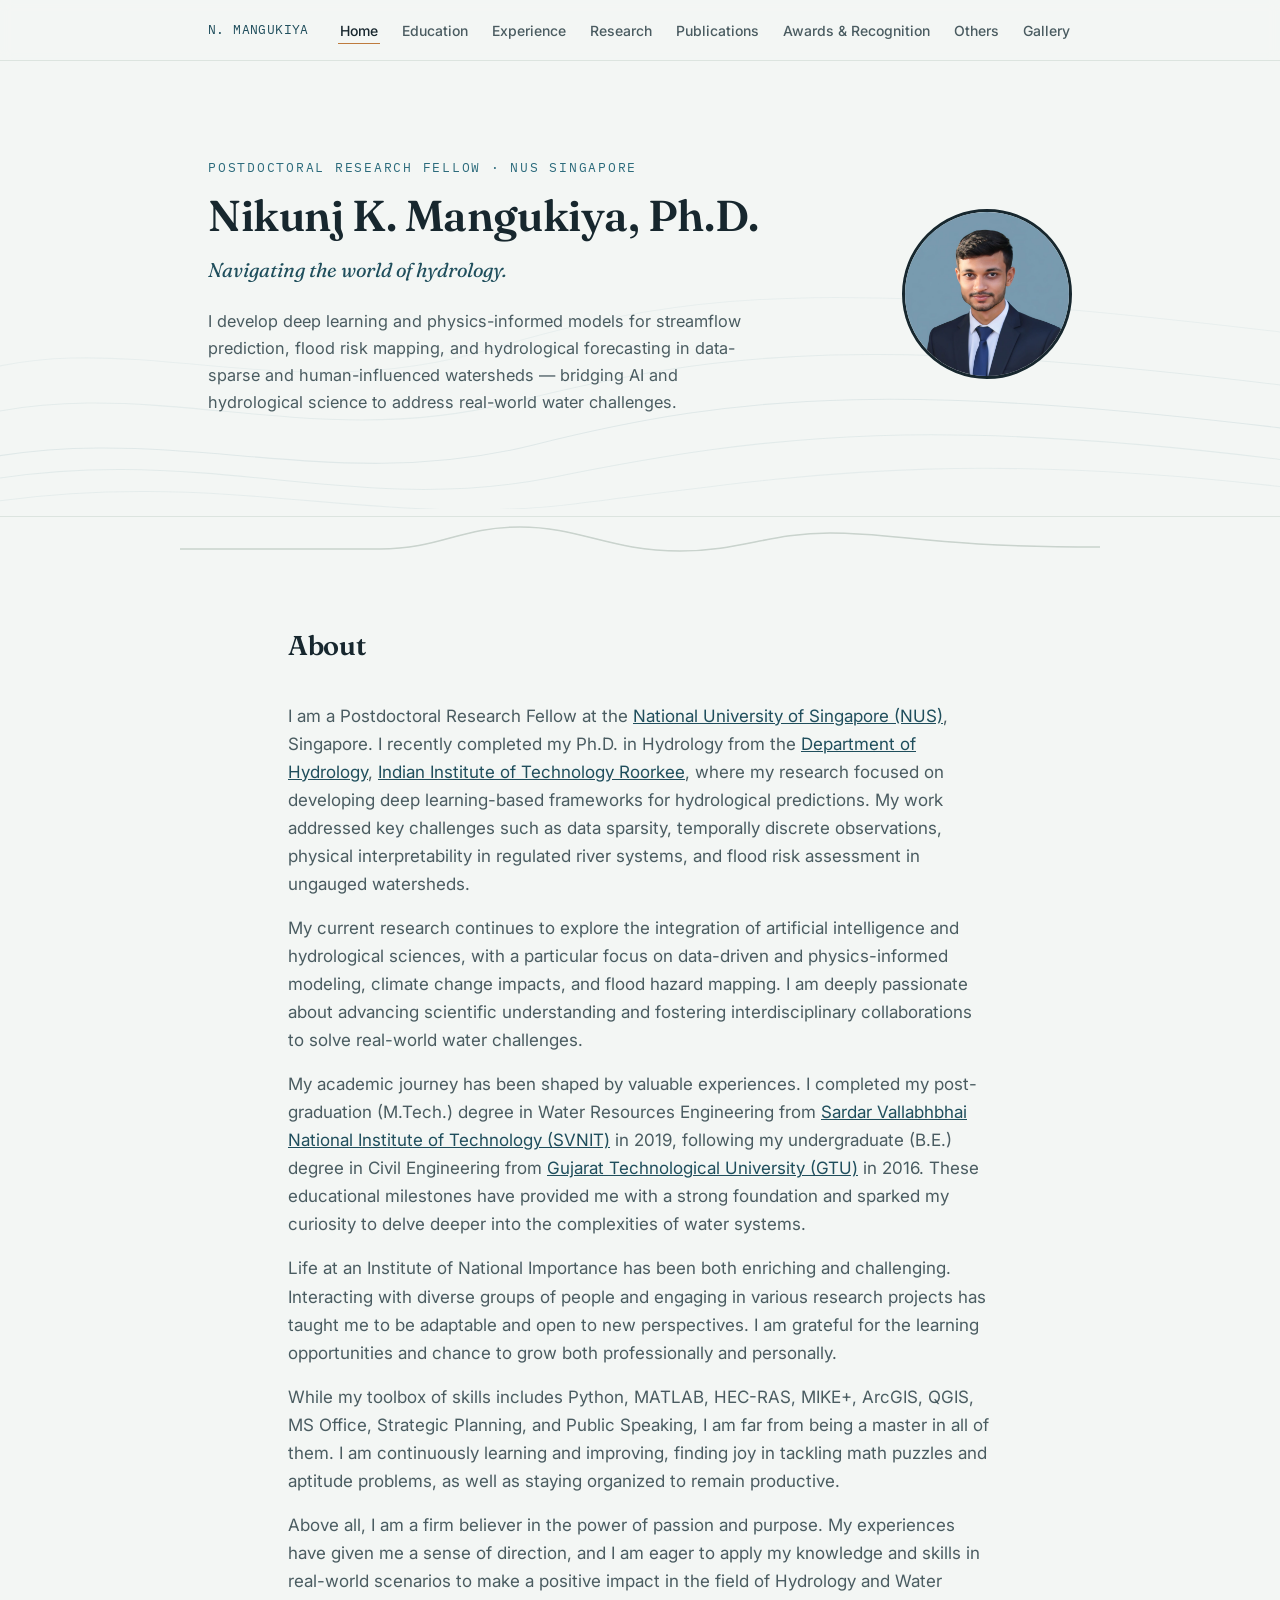
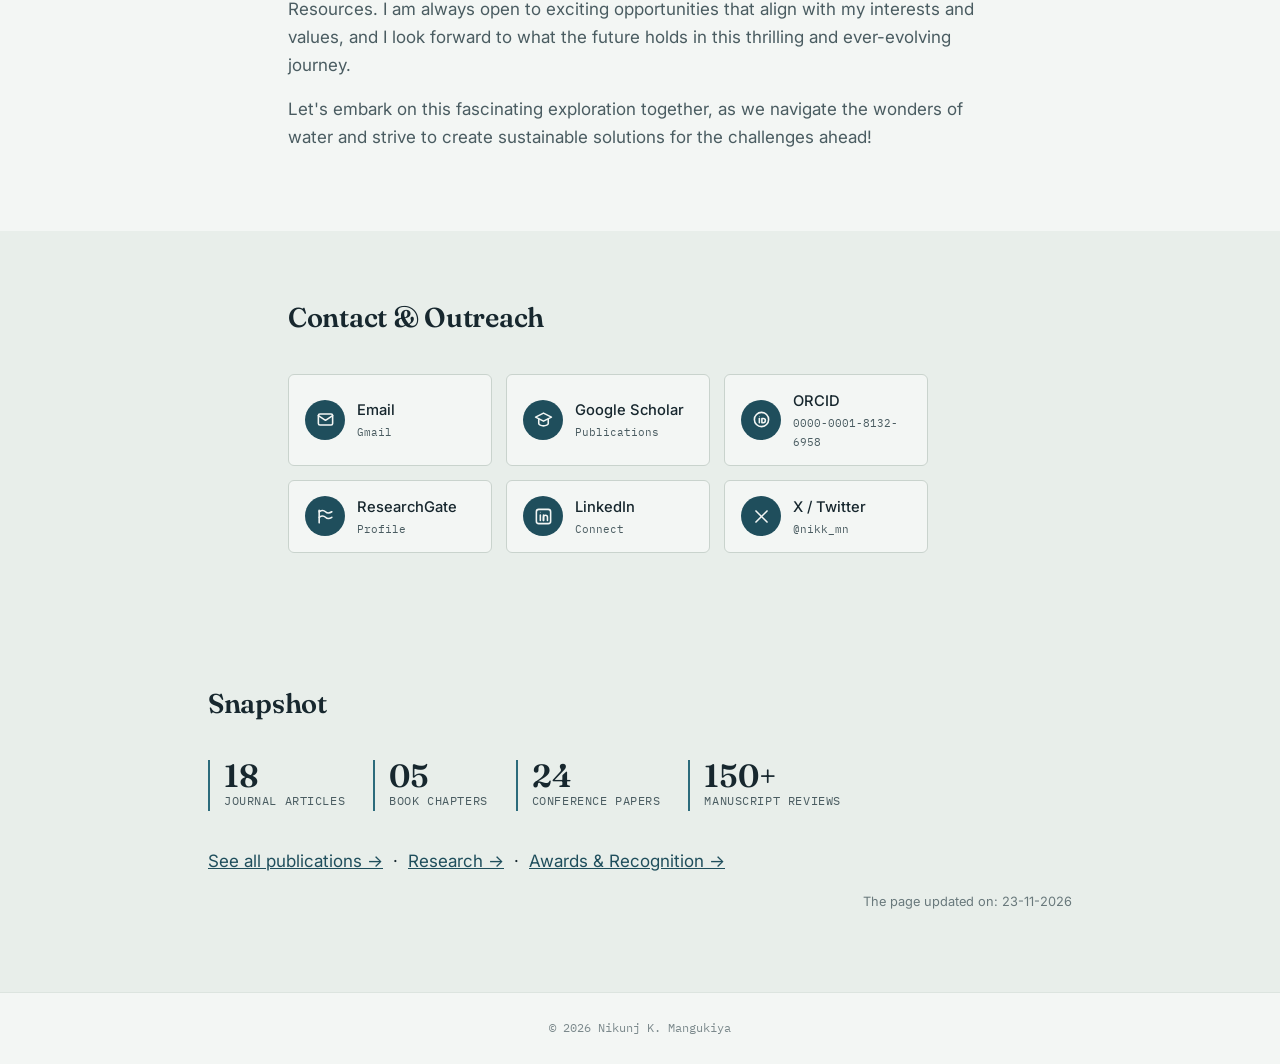
<file: index.html>
<!DOCTYPE html>
<html lang="en">
<head>
<meta charset="UTF-8">
<meta name="viewport" content="width=device-width, initial-scale=1.0">
<title>Nikunj K. Mangukiya, Ph.D. — Hydrology Research</title>
<meta name="description" content="Nikunj K. Mangukiya, Ph.D. — Postdoctoral Research Fellow at the National University of Singapore. Deep learning and physics-informed hydrological modeling, flood risk mapping, streamflow prediction.">
<link rel="preconnect" href="https://fonts.googleapis.com">
<link rel="preconnect" href="https://fonts.gstatic.com" crossorigin>
<link href="https://fonts.googleapis.com/css2?family=Fraunces:opsz,wght@9..144,400;9..144,500;9..144,600;9..144,700&family=Inter:wght@400;500;600&family=IBM+Plex+Mono:wght@400;500&display=swap" rel="stylesheet">
<link rel="stylesheet" href="styles.css">
</head>
<body>
<nav>
  <div class="wrap-wide">
    <a href="index.html" class="brand">N. MANGUKIYA</a>
    <ul>
      <li><a class="navlink active" href="index.html">Home</a></li>
<li><a class="navlink" href="education.html">Education</a></li>
<li><a class="navlink" href="experience.html">Experience</a></li>
<li><a class="navlink" href="research.html">Research</a></li>
<li><a class="navlink" href="publications.html">Publications</a></li>
<li><a class="navlink" href="awards.html">Awards &amp; Recognition</a></li>
<li><a class="navlink" href="others.html">Others</a></li>
<li><a class="navlink" href="gallery.html">Gallery</a></li>

    </ul>
  </div>
</nav>
<header class="hero" id="top">
  <svg class="contour-bg" viewBox="0 0 1200 420" preserveAspectRatio="none" xmlns="http://www.w3.org/2000/svg">
    <g fill="none" stroke="var(--water)" stroke-width="1">
      <path d="M-50,380 C 150,330 300,410 500,360 S 850,300 1250,350" opacity="0.18"/>
      <path d="M-50,400 C 180,350 320,430 520,390 S 880,330 1250,380" opacity="0.15"/>
      <path d="M-50,420 C 200,375 340,440 540,415 S 900,360 1250,405" opacity="0.12"/>
      <path d="M-50,340 C 130,285 280,370 480,320 S 820,255 1250,310" opacity="0.14"/>
      <path d="M-50,300 C 110,240 260,330 460,270 S 800,205 1250,260" opacity="0.10"/>
    </g>
  </svg>
  <div class="wrap-wide">
    <div>
      <span class="eyebrow">Postdoctoral Research Fellow &middot; NUS Singapore</span>
      <h1 class="name">Nikunj K. Mangukiya, Ph.D.</h1>
      <p class="tagline">Navigating the world of hydrology.</p>
      <p class="hero-lede">I develop deep learning and physics-informed models for streamflow prediction, flood risk mapping, and hydrological forecasting in data-sparse and human-influenced watersheds &mdash; bridging AI and hydrological science to address real-world water challenges.</p>
    </div>
    <div class="hero-photo">
      <img src="photo.jpg" alt="Portrait of Nikunj K. Mangukiya">
    </div>
  </div>
</header>
<div class="hydrograph-wrap wrap-wide">
  <svg class="hydrograph" viewBox="0 0 920 34" preserveAspectRatio="none" xmlns="http://www.w3.org/2000/svg">
    <path d="M0,26 L 200,26 C 260,26 280,4 340,4 C 400,4 430,28 500,28 C 560,28 590,10 650,10 C 720,10 750,24 920,24" fill="none" stroke="var(--line)" stroke-width="1.5"/>
  </svg>
</div>

<section id="about">
  <div class="wrap">
    <div class="section-head">
      <h2 class="section-title">About</h2>
    </div>
    <div class="lede-block">
      <p>I am a Postdoctoral Research Fellow at the <a href="https://nus.edu.sg/" target="_blank" rel="noopener">National University of Singapore (NUS)</a>, Singapore. I recently completed my Ph.D. in Hydrology from the <a href="https://iitr.ac.in/Departments/Hydrology%20Department/Home.html" target="_blank" rel="noopener">Department of Hydrology</a>, <a href="https://www.iitr.ac.in/" target="_blank" rel="noopener">Indian Institute of Technology Roorkee</a>, where my research focused on developing deep learning-based frameworks for hydrological predictions. My work addressed key challenges such as data sparsity, temporally discrete observations, physical interpretability in regulated river systems, and flood risk assessment in ungauged watersheds.</p>
      <p>My current research continues to explore the integration of artificial intelligence and hydrological sciences, with a particular focus on data-driven and physics-informed modeling, climate change impacts, and flood hazard mapping. I am deeply passionate about advancing scientific understanding and fostering interdisciplinary collaborations to solve real-world water challenges.</p>
      <p>My academic journey has been shaped by valuable experiences. I completed my post-graduation (M.Tech.) degree in Water Resources Engineering from <a href="https://www.svnit.ac.in/" target="_blank" rel="noopener">Sardar Vallabhbhai National Institute of Technology (SVNIT)</a> in 2019, following my undergraduate (B.E.) degree in Civil Engineering from <a href="https://www.gtu.ac.in/#" target="_blank" rel="noopener">Gujarat Technological University (GTU)</a> in 2016. These educational milestones have provided me with a strong foundation and sparked my curiosity to delve deeper into the complexities of water systems.</p>
      <p>Life at an Institute of National Importance has been both enriching and challenging. Interacting with diverse groups of people and engaging in various research projects has taught me to be adaptable and open to new perspectives. I am grateful for the learning opportunities and chance to grow both professionally and personally.</p>
      <p>While my toolbox of skills includes Python, MATLAB, HEC-RAS, MIKE+, ArcGIS, QGIS, MS Office, Strategic Planning, and Public Speaking, I am far from being a master in all of them. I am continuously learning and improving, finding joy in tackling math puzzles and aptitude problems, as well as staying organized to remain productive.</p>
      <p>Above all, I am a firm believer in the power of passion and purpose. My experiences have given me a sense of direction, and I am eager to apply my knowledge and skills in real-world scenarios to make a positive impact in the field of Hydrology and Water Resources. I am always open to exciting opportunities that align with my interests and values, and I look forward to what the future holds in this thrilling and ever-evolving journey.</p>
      <p>Let's embark on this fascinating exploration together, as we navigate the wonders of water and strive to create sustainable solutions for the challenges ahead!</p>
    </div>
  </div>
</section>

<section class="alt" id="contact-outreach">
  <div class="wrap">
    <div class="section-head">
      <h2 class="section-title">Contact &amp; Outreach</h2>
    </div>
    <div class="contact-grid">
      <a class="contact-card" href="mailto:nikk.mangukiya@gmail.com">
        <span class="icon"><svg viewBox="0 0 24 24" fill="none" stroke="currentColor" stroke-width="2" stroke-linecap="round" stroke-linejoin="round"><rect x="3" y="5" width="18" height="14" rx="2"/><path d="M3 7l9 6 9-6"/></svg></span>
        <span><span class="label">Email</span><span class="sub">Gmail</span></span>
      </a>
      <a class="contact-card" href="https://scholar.google.com/citations?user=swFldcoAAAAJ&hl=en" target="_blank" rel="noopener">
        <span class="icon"><svg viewBox="0 0 24 24" fill="none" stroke="currentColor" stroke-width="2" stroke-linecap="round" stroke-linejoin="round"><path d="M2 9l10-5 10 5-10 5-10-5z"/><path d="M6 11.5V17c0 1.5 3 3 6 3s6-1.5 6-3v-5.5"/></svg></span>
        <span><span class="label">Google Scholar</span><span class="sub">Publications</span></span>
      </a>
      <a class="contact-card" href="https://orcid.org/0000-0001-8132-6958" target="_blank" rel="noopener">
        <span class="icon"><svg viewBox="0 0 24 24" fill="none" stroke="currentColor" stroke-width="2" stroke-linecap="round" stroke-linejoin="round"><circle cx="12" cy="12" r="9"/><circle cx="9.3" cy="8.5" r="0.6" fill="currentColor" stroke="none"/><line x1="9.3" y1="10.8" x2="9.3" y2="16"/><path d="M12.5 10.8h1.8a2.6 2.6 0 010 5.2h-1.8v-5.2z"/></svg></span>
        <span><span class="label">ORCID</span><span class="sub">0000-0001-8132-6958</span></span>
      </a>
      <a class="contact-card" href="https://www.researchgate.net/profile/Nikunj-Mangukiya" target="_blank" rel="noopener">
        <span class="icon"><svg viewBox="0 0 24 24" fill="none" stroke="currentColor" stroke-width="2" stroke-linecap="round" stroke-linejoin="round"><path d="M4 4v16"/><path d="M4 6c3-2 6-2 8 0s5 2 8 0"/><path d="M4 13c3-2 6-2 8 0s5 2 8 0"/></svg></span>
        <span><span class="label">ResearchGate</span><span class="sub">Profile</span></span>
      </a>
      <a class="contact-card" href="https://www.linkedin.com/in/nikunj-mangukiya/" target="_blank" rel="noopener">
        <span class="icon"><svg viewBox="0 0 24 24" fill="none" stroke="currentColor" stroke-width="2" stroke-linecap="round" stroke-linejoin="round"><rect x="3" y="3" width="18" height="18" rx="3"/><line x1="8" y1="10" x2="8" y2="17"/><circle cx="8" cy="6.5" r="0.6" fill="currentColor" stroke="none"/><path d="M12 17v-4a2.5 2.5 0 015 0v4"/><line x1="12" y1="10" x2="12" y2="17"/></svg></span>
        <span><span class="label">LinkedIn</span><span class="sub">Connect</span></span>
      </a>
      <a class="contact-card" href="https://twitter.com/nikk_mn" target="_blank" rel="noopener">
        <span class="icon"><svg viewBox="0 0 24 24" fill="none" stroke="currentColor" stroke-width="2" stroke-linecap="round" stroke-linejoin="round"><line x1="5" y1="5" x2="19" y2="19"/><line x1="19" y1="5" x2="5" y2="19"/></svg></span>
        <span><span class="label">X / Twitter</span><span class="sub">@nikk_mn</span></span>
      </a>
    </div>
  </div>
</section>

<section class="alt">
  <div class="wrap-wide">
    <div class="section-head">
      <h2 class="section-title">Snapshot</h2>
    </div>
    <div class="pub-stats">
      <div class="stat"><div class="num">18</div><div class="label">Journal articles</div></div>
      <div class="stat"><div class="num">05</div><div class="label">Book chapters</div></div>
      <div class="stat"><div class="num">24</div><div class="label">Conference papers</div></div>
      <div class="stat"><div class="num">150+</div><div class="label">Manuscript reviews</div></div>
    </div>
    <p style="margin-top:10px;"><a href="publications.html">See all publications &rarr;</a> &nbsp;&middot;&nbsp; <a href="research.html">Research &rarr;</a> &nbsp;&middot;&nbsp; <a href="awards.html">Awards &amp; Recognition &rarr;</a></p>
    <p style="text-align:right; font-size:0.8rem; color:var(--ink-soft); opacity:0.8; margin-top:6px;">The page updated on: 23-11-2026</p>
  </div>
</section>
<footer class="site-footer">
  <div class="wrap-wide copyright">&copy; <span id="year"></span> Nikunj K. Mangukiya</div>
</footer>
<script>document.getElementById('year').textContent = new Date().getFullYear();</script>
</body>
</html>
</file>
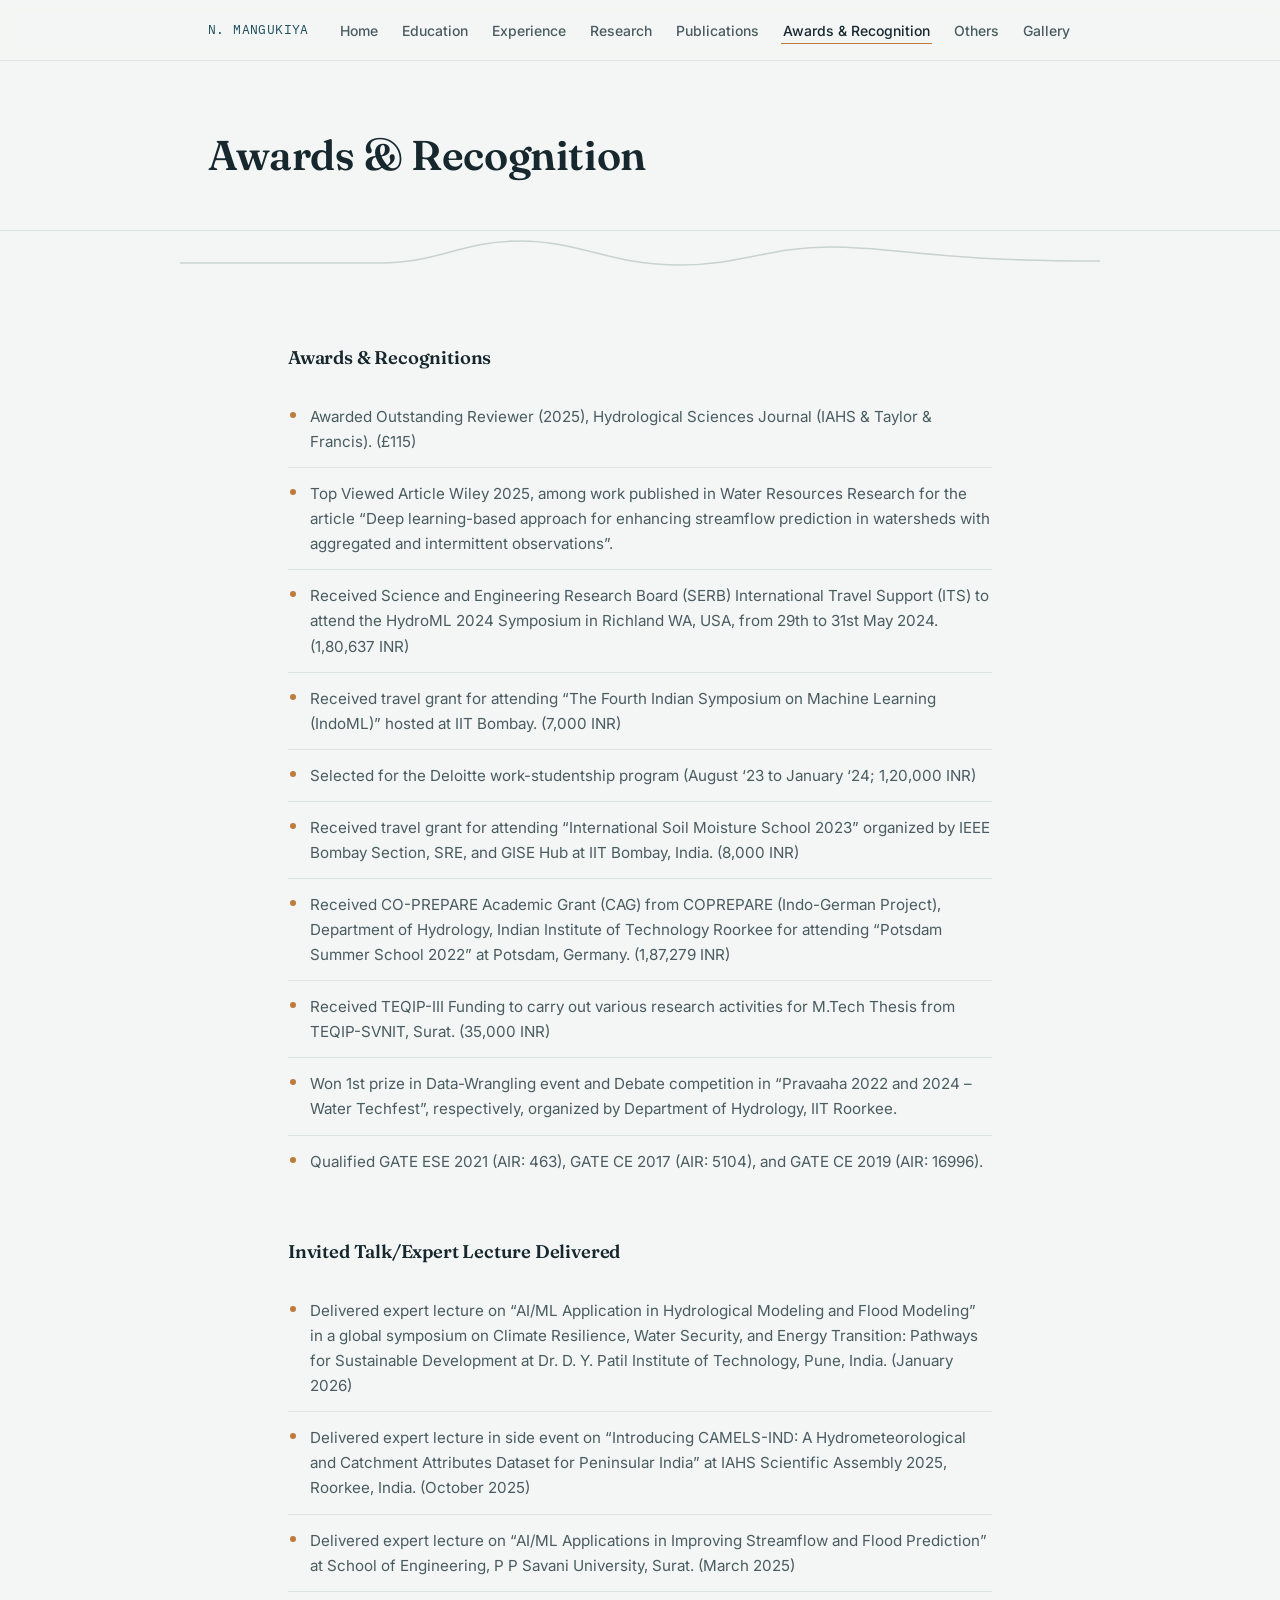
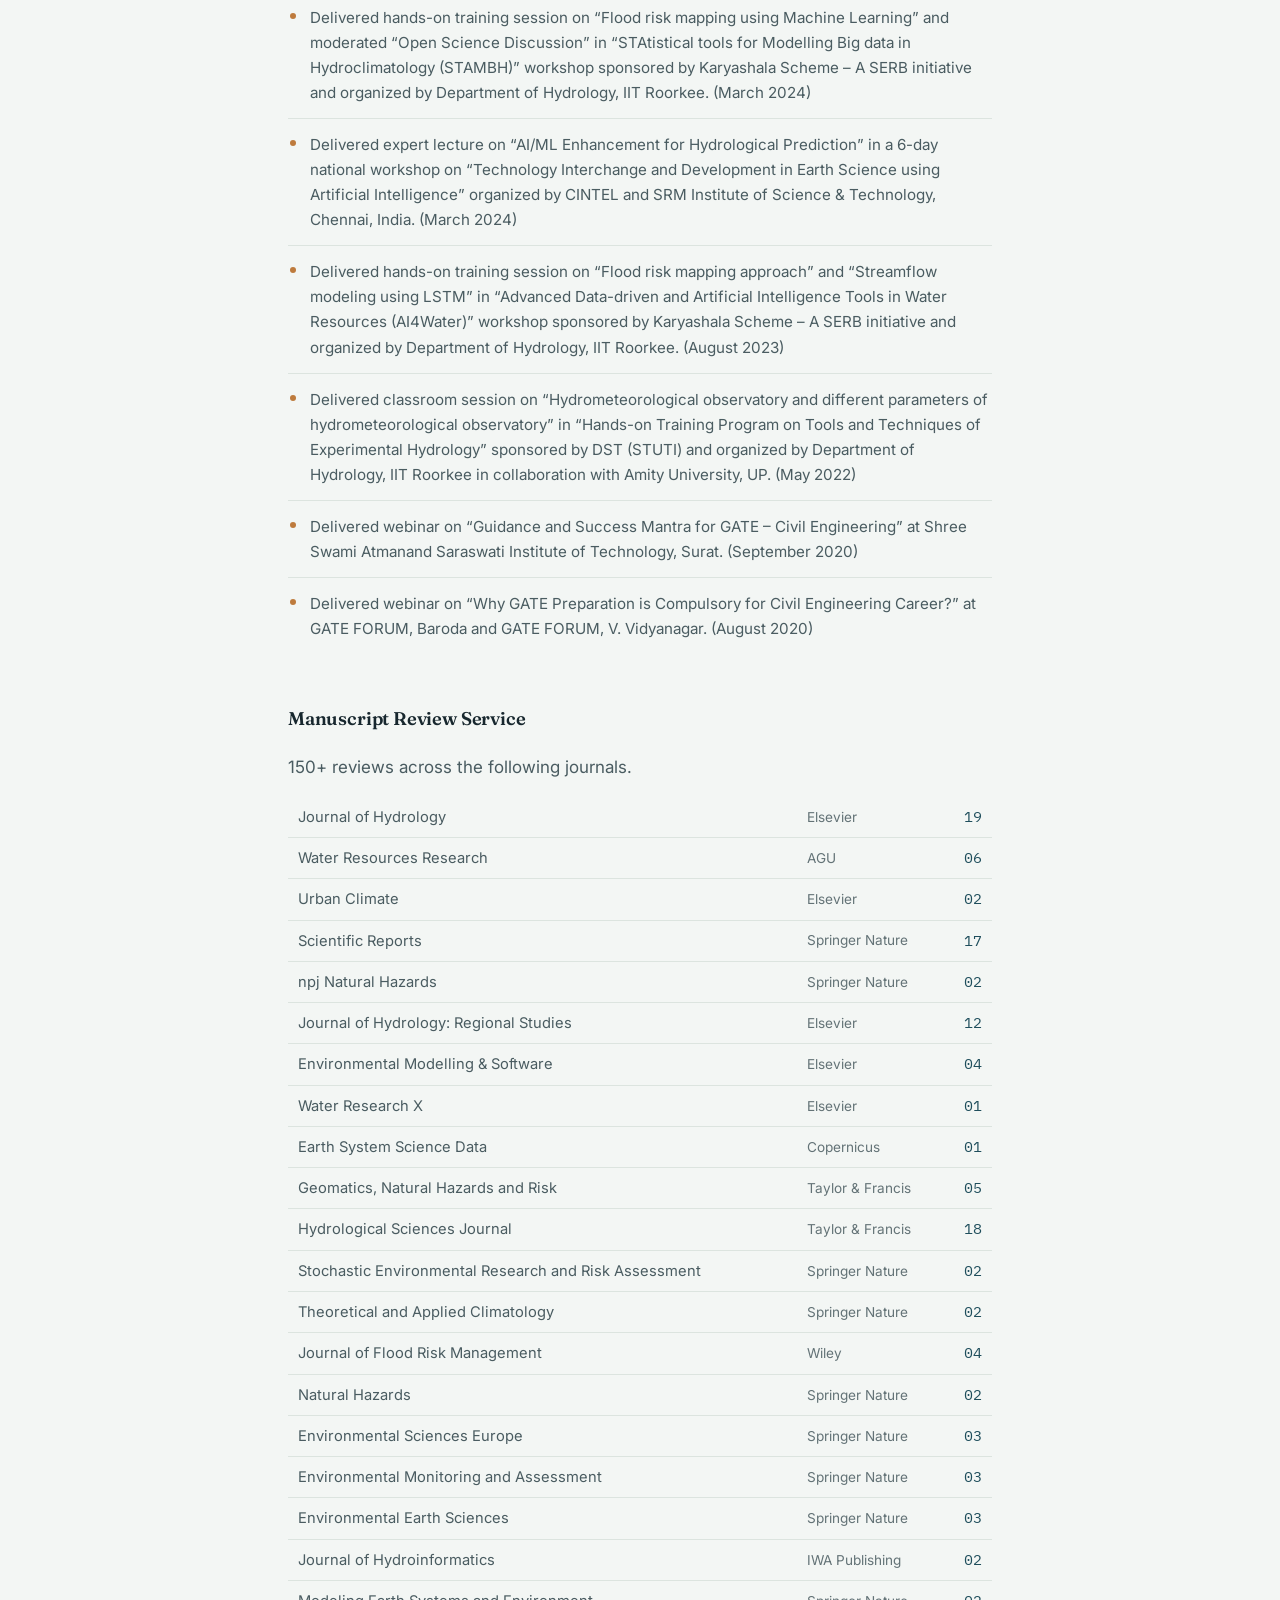
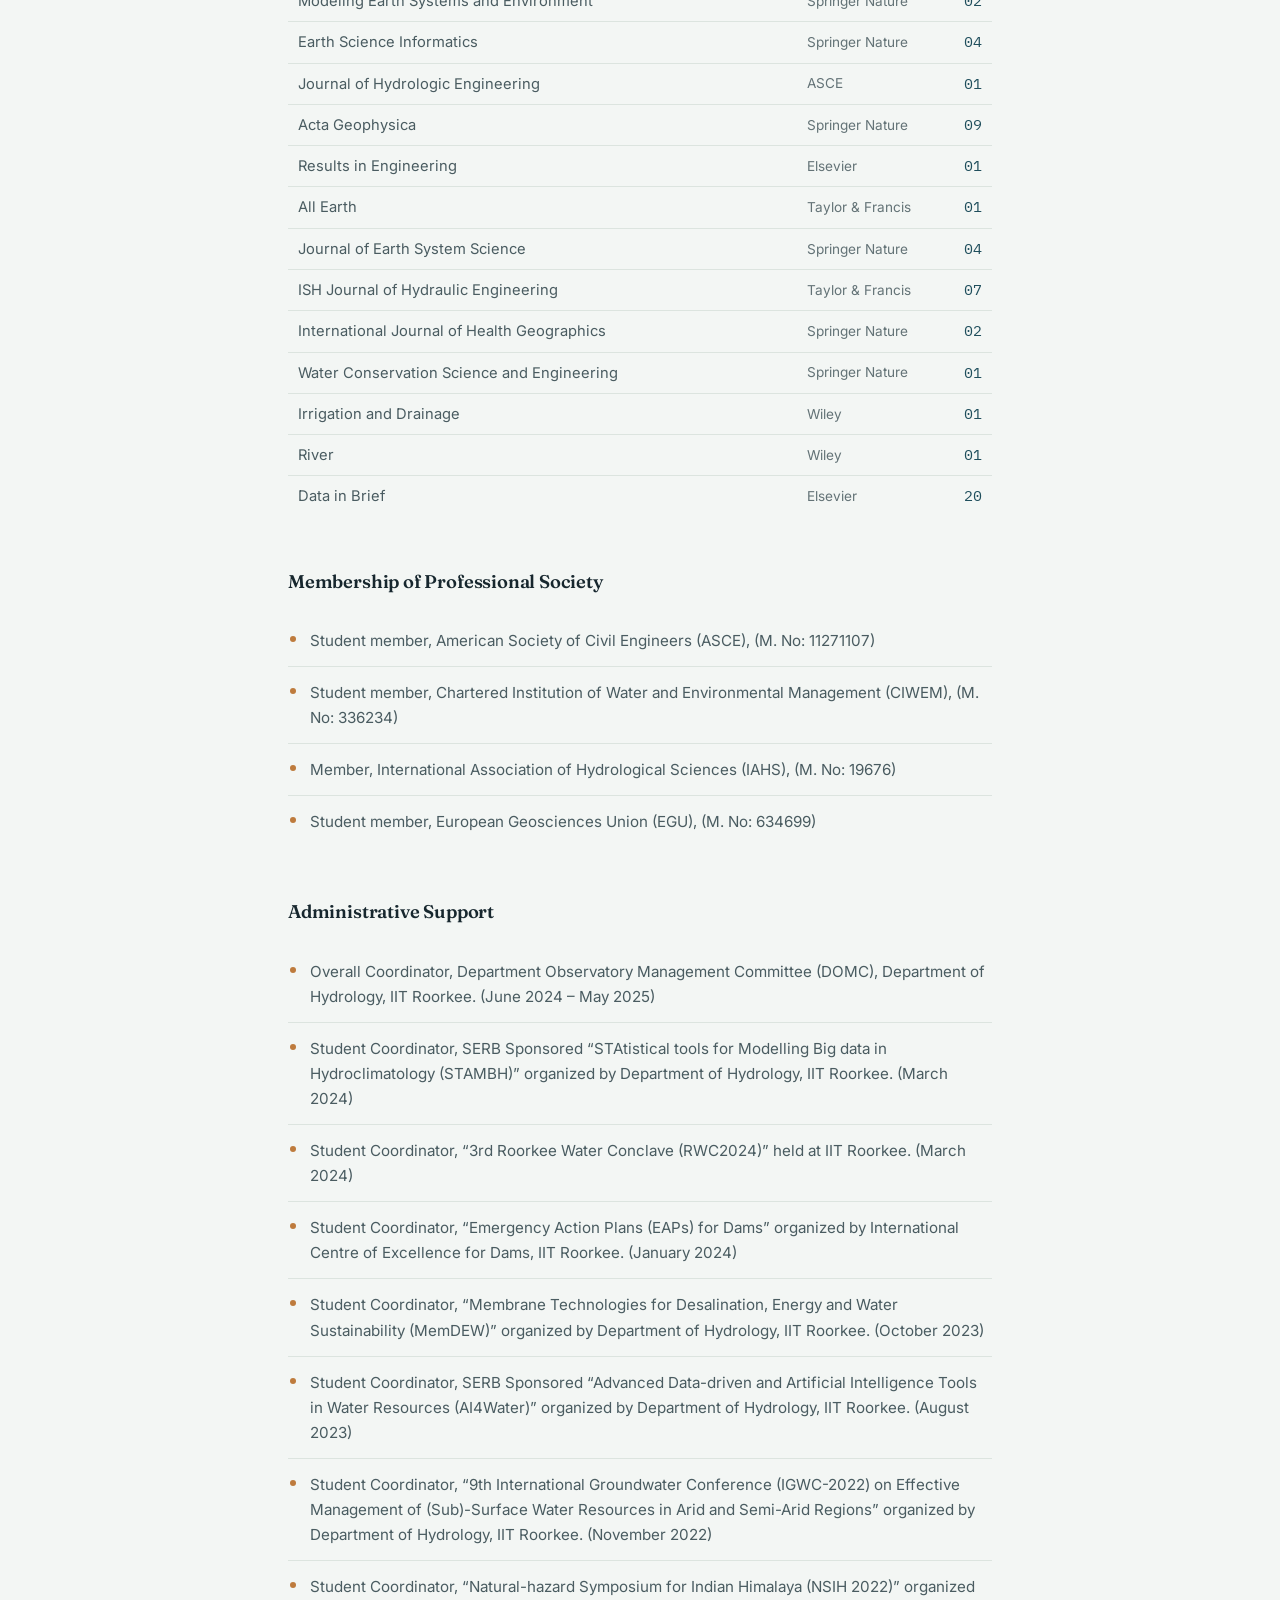
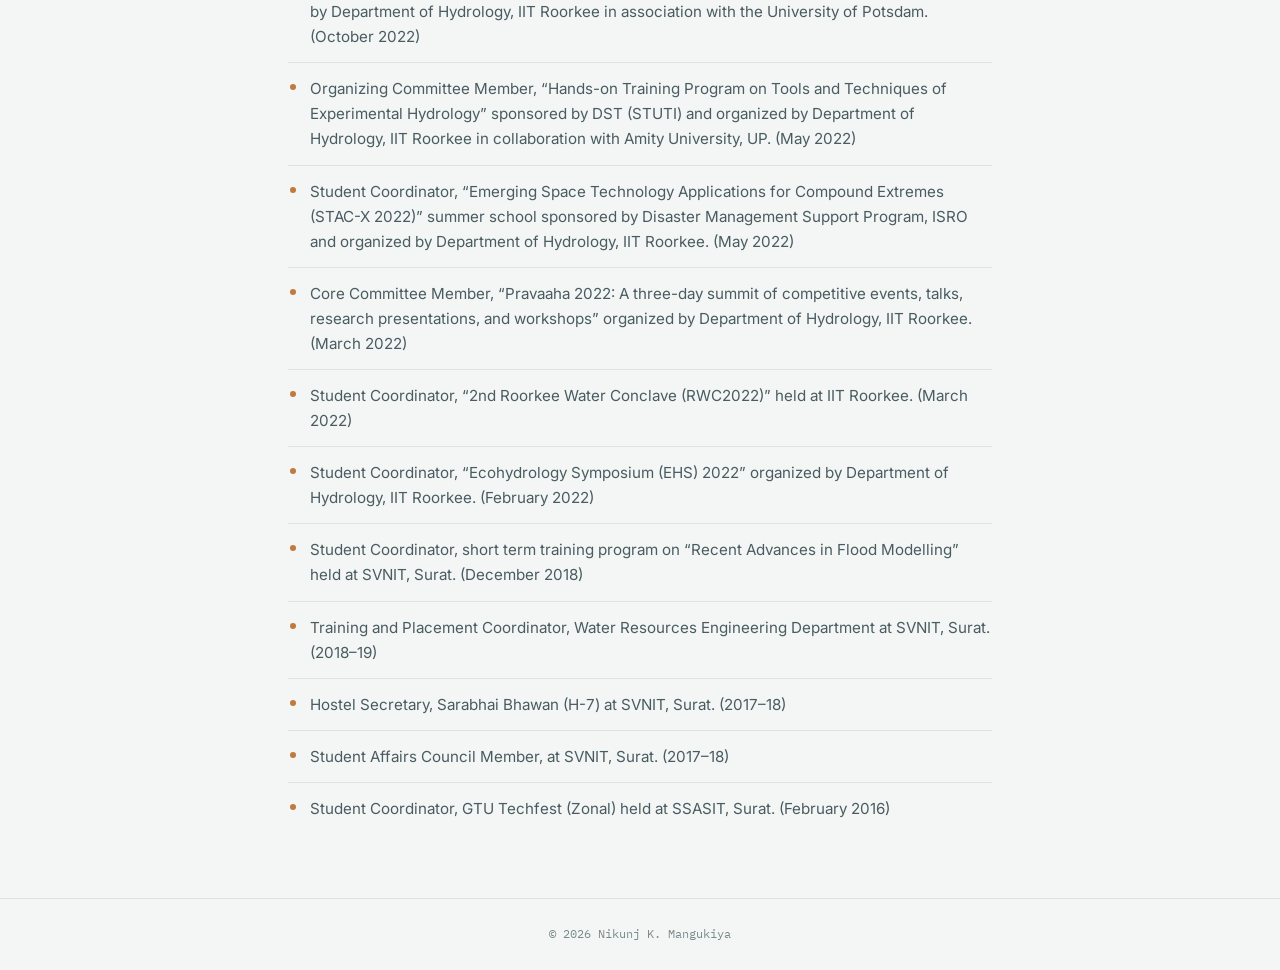
<file: awards.html>
<!DOCTYPE html>
<html lang="en">
<head>
<meta charset="UTF-8">
<meta name="viewport" content="width=device-width, initial-scale=1.0">
<title>Awards & Recognition — Nikunj K. Mangukiya</title>
<meta name="description" content="Awards, recognition, invited talks, and manuscript review service of Nikunj K. Mangukiya.">
<link rel="preconnect" href="https://fonts.googleapis.com">
<link rel="preconnect" href="https://fonts.gstatic.com" crossorigin>
<link href="https://fonts.googleapis.com/css2?family=Fraunces:opsz,wght@9..144,400;9..144,500;9..144,600;9..144,700&family=Inter:wght@400;500;600&family=IBM+Plex+Mono:wght@400;500&display=swap" rel="stylesheet">
<link rel="stylesheet" href="styles.css">
</head>
<body>
<nav>
  <div class="wrap-wide">
    <a href="index.html" class="brand">N. MANGUKIYA</a>
    <ul>
      <li><a class="navlink" href="index.html">Home</a></li>
<li><a class="navlink" href="education.html">Education</a></li>
<li><a class="navlink" href="experience.html">Experience</a></li>
<li><a class="navlink" href="research.html">Research</a></li>
<li><a class="navlink" href="publications.html">Publications</a></li>
<li><a class="navlink active" href="awards.html">Awards &amp; Recognition</a></li>
<li><a class="navlink" href="others.html">Others</a></li>
<li><a class="navlink" href="gallery.html">Gallery</a></li>

    </ul>
  </div>
</nav>
<header class="page-head">
  <div class="wrap-wide">
    <h1>Awards &amp; Recognition</h1>
  </div>
</header>
<div class="hydrograph-wrap wrap-wide">
  <svg class="hydrograph" viewBox="0 0 920 34" preserveAspectRatio="none" xmlns="http://www.w3.org/2000/svg">
    <path d="M0,26 L 200,26 C 260,26 280,4 340,4 C 400,4 430,28 500,28 C 560,28 590,10 650,10 C 720,10 750,24 920,24" fill="none" stroke="var(--line)" stroke-width="1.5"/>
  </svg>
</div>

<section>
  <div class="wrap">
    <h3 class="sub-title" style="margin-top:0;">Awards &amp; Recognitions</h3>
    <ul class="award-list">
      <li>Awarded Outstanding Reviewer (2025), Hydrological Sciences Journal (IAHS &amp; Taylor &amp; Francis). (&pound;115)</li>
      <li>Top Viewed Article Wiley 2025, among work published in Water Resources Research for the article &ldquo;Deep learning-based approach for enhancing streamflow prediction in watersheds with aggregated and intermittent observations&rdquo;.</li>
      <li>Received Science and Engineering Research Board (SERB) International Travel Support (ITS) to attend the HydroML 2024 Symposium in Richland WA, USA, from 29th to 31st May 2024. (1,80,637 INR)</li>
      <li>Received travel grant for attending &ldquo;The Fourth Indian Symposium on Machine Learning (IndoML)&rdquo; hosted at IIT Bombay. (7,000 INR)</li>
      <li>Selected for the Deloitte work-studentship program (August &lsquo;23 to January &lsquo;24; 1,20,000 INR)</li>
      <li>Received travel grant for attending &ldquo;International Soil Moisture School 2023&rdquo; organized by IEEE Bombay Section, SRE, and GISE Hub at IIT Bombay, India. (8,000 INR)</li>
      <li>Received CO-PREPARE Academic Grant (CAG) from COPREPARE (Indo-German Project), Department of Hydrology, Indian Institute of Technology Roorkee for attending &ldquo;Potsdam Summer School 2022&rdquo; at Potsdam, Germany. (1,87,279 INR)</li>
      <li>Received TEQIP-III Funding to carry out various research activities for M.Tech Thesis from TEQIP-SVNIT, Surat. (35,000 INR)</li>
      <li>Won 1st prize in Data-Wrangling event and Debate competition in &ldquo;Pravaaha 2022 and 2024 &ndash; Water Techfest&rdquo;, respectively, organized by Department of Hydrology, IIT Roorkee.</li>
      <li>Qualified GATE ESE 2021 (AIR: 463), GATE CE 2017 (AIR: 5104), and GATE CE 2019 (AIR: 16996).</li>
    </ul>

    <h3 class="sub-title">Invited Talk/Expert Lecture Delivered</h3>
    <ul class="award-list">
      <li>Delivered expert lecture on &ldquo;AI/ML Application in Hydrological Modeling and Flood Modeling&rdquo; in a global symposium on Climate Resilience, Water Security, and Energy Transition: Pathways for Sustainable Development at Dr. D. Y. Patil Institute of Technology, Pune, India. (January 2026)</li>
      <li>Delivered expert lecture in side event on &ldquo;Introducing CAMELS-IND: A Hydrometeorological and Catchment Attributes Dataset for Peninsular India&rdquo; at IAHS Scientific Assembly 2025, Roorkee, India. (October 2025)</li>
      <li>Delivered expert lecture on &ldquo;AI/ML Applications in Improving Streamflow and Flood Prediction&rdquo; at School of Engineering, P P Savani University, Surat. (March 2025)</li>
      <li>Delivered hands-on training session on &ldquo;Flood risk mapping using Machine Learning&rdquo; and moderated &ldquo;Open Science Discussion&rdquo; in &ldquo;STAtistical tools for Modelling Big data in Hydroclimatology (STAMBH)&rdquo; workshop sponsored by Karyashala Scheme &ndash; A SERB initiative and organized by Department of Hydrology, IIT Roorkee. (March 2024)</li>
      <li>Delivered expert lecture on &ldquo;AI/ML Enhancement for Hydrological Prediction&rdquo; in a 6-day national workshop on &ldquo;Technology Interchange and Development in Earth Science using Artificial Intelligence&rdquo; organized by CINTEL and SRM Institute of Science &amp; Technology, Chennai, India. (March 2024)</li>
      <li>Delivered hands-on training session on &ldquo;Flood risk mapping approach&rdquo; and &ldquo;Streamflow modeling using LSTM&rdquo; in &ldquo;Advanced Data-driven and Artificial Intelligence Tools in Water Resources (AI4Water)&rdquo; workshop sponsored by Karyashala Scheme &ndash; A SERB initiative and organized by Department of Hydrology, IIT Roorkee. (August 2023)</li>
      <li>Delivered classroom session on &ldquo;Hydrometeorological observatory and different parameters of hydrometeorological observatory&rdquo; in &ldquo;Hands-on Training Program on Tools and Techniques of Experimental Hydrology&rdquo; sponsored by DST (STUTI) and organized by Department of Hydrology, IIT Roorkee in collaboration with Amity University, UP. (May 2022)</li>
      <li>Delivered webinar on &ldquo;Guidance and Success Mantra for GATE &ndash; Civil Engineering&rdquo; at Shree Swami Atmanand Saraswati Institute of Technology, Surat. (September 2020)</li>
      <li>Delivered webinar on &ldquo;Why GATE Preparation is Compulsory for Civil Engineering Career?&rdquo; at GATE FORUM, Baroda and GATE FORUM, V. Vidyanagar. (August 2020)</li>
    </ul>

    <h3 class="sub-title">Manuscript Review Service</h3>
    <p style="color:var(--ink-soft);">150+ reviews across the following journals.</p>
    <table class="rtable">
      <tr><td>Journal of Hydrology</td><td class="pub-col">Elsevier</td><td>19</td></tr>
      <tr><td>Water Resources Research</td><td class="pub-col">AGU</td><td>06</td></tr>
      <tr><td>Urban Climate</td><td class="pub-col">Elsevier</td><td>02</td></tr>
      <tr><td>Scientific Reports</td><td class="pub-col">Springer Nature</td><td>17</td></tr>
      <tr><td>npj Natural Hazards</td><td class="pub-col">Springer Nature</td><td>02</td></tr>
      <tr><td>Journal of Hydrology: Regional Studies</td><td class="pub-col">Elsevier</td><td>12</td></tr>
      <tr><td>Environmental Modelling &amp; Software</td><td class="pub-col">Elsevier</td><td>04</td></tr>
      <tr><td>Water Research X</td><td class="pub-col">Elsevier</td><td>01</td></tr>
      <tr><td>Earth System Science Data</td><td class="pub-col">Copernicus</td><td>01</td></tr>
      <tr><td>Geomatics, Natural Hazards and Risk</td><td class="pub-col">Taylor &amp; Francis</td><td>05</td></tr>
      <tr><td>Hydrological Sciences Journal</td><td class="pub-col">Taylor &amp; Francis</td><td>18</td></tr>
      <tr><td>Stochastic Environmental Research and Risk Assessment</td><td class="pub-col">Springer Nature</td><td>02</td></tr>
      <tr><td>Theoretical and Applied Climatology</td><td class="pub-col">Springer Nature</td><td>02</td></tr>
      <tr><td>Journal of Flood Risk Management</td><td class="pub-col">Wiley</td><td>04</td></tr>
      <tr><td>Natural Hazards</td><td class="pub-col">Springer Nature</td><td>02</td></tr>
      <tr><td>Environmental Sciences Europe</td><td class="pub-col">Springer Nature</td><td>03</td></tr>
      <tr><td>Environmental Monitoring and Assessment</td><td class="pub-col">Springer Nature</td><td>03</td></tr>
      <tr><td>Environmental Earth Sciences</td><td class="pub-col">Springer Nature</td><td>03</td></tr>
      <tr><td>Journal of Hydroinformatics</td><td class="pub-col">IWA Publishing</td><td>02</td></tr>
      <tr><td>Modeling Earth Systems and Environment</td><td class="pub-col">Springer Nature</td><td>02</td></tr>
      <tr><td>Earth Science Informatics</td><td class="pub-col">Springer Nature</td><td>04</td></tr>
      <tr><td>Journal of Hydrologic Engineering</td><td class="pub-col">ASCE</td><td>01</td></tr>
      <tr><td>Acta Geophysica</td><td class="pub-col">Springer Nature</td><td>09</td></tr>
      <tr><td>Results in Engineering</td><td class="pub-col">Elsevier</td><td>01</td></tr>
      <tr><td>All Earth</td><td class="pub-col">Taylor &amp; Francis</td><td>01</td></tr>
      <tr><td>Journal of Earth System Science</td><td class="pub-col">Springer Nature</td><td>04</td></tr>
      <tr><td>ISH Journal of Hydraulic Engineering</td><td class="pub-col">Taylor &amp; Francis</td><td>07</td></tr>
      <tr><td>International Journal of Health Geographics</td><td class="pub-col">Springer Nature</td><td>02</td></tr>
      <tr><td>Water Conservation Science and Engineering</td><td class="pub-col">Springer Nature</td><td>01</td></tr>
      <tr><td>Irrigation and Drainage</td><td class="pub-col">Wiley</td><td>01</td></tr>
      <tr><td>River</td><td class="pub-col">Wiley</td><td>01</td></tr>
      <tr><td>Data in Brief</td><td class="pub-col">Elsevier</td><td>20</td></tr>
    </table>

    <h3 class="sub-title">Membership of Professional Society</h3>
    <ul class="award-list">
      <li>Student member, American Society of Civil Engineers (ASCE), (M. No: 11271107)</li>
      <li>Student member, Chartered Institution of Water and Environmental Management (CIWEM), (M. No: 336234)</li>
      <li>Member, International Association of Hydrological Sciences (IAHS), (M. No: 19676)</li>
      <li>Student member, European Geosciences Union (EGU), (M. No: 634699)</li>
    </ul>

    <h3 class="sub-title">Administrative Support</h3>
    <ul class="award-list">
      <li>Overall Coordinator, Department Observatory Management Committee (DOMC), Department of Hydrology, IIT Roorkee. (June 2024 &ndash; May 2025)</li>
      <li>Student Coordinator, SERB Sponsored &ldquo;STAtistical tools for Modelling Big data in Hydroclimatology (STAMBH)&rdquo; organized by Department of Hydrology, IIT Roorkee. (March 2024)</li>
      <li>Student Coordinator, &ldquo;3rd Roorkee Water Conclave (RWC2024)&rdquo; held at IIT Roorkee. (March 2024)</li>
      <li>Student Coordinator, &ldquo;Emergency Action Plans (EAPs) for Dams&rdquo; organized by International Centre of Excellence for Dams, IIT Roorkee. (January 2024)</li>
      <li>Student Coordinator, &ldquo;Membrane Technologies for Desalination, Energy and Water Sustainability (MemDEW)&rdquo; organized by Department of Hydrology, IIT Roorkee. (October 2023)</li>
      <li>Student Coordinator, SERB Sponsored &ldquo;Advanced Data-driven and Artificial Intelligence Tools in Water Resources (AI4Water)&rdquo; organized by Department of Hydrology, IIT Roorkee. (August 2023)</li>
      <li>Student Coordinator, &ldquo;9th International Groundwater Conference (IGWC-2022) on Effective Management of (Sub)-Surface Water Resources in Arid and Semi-Arid Regions&rdquo; organized by Department of Hydrology, IIT Roorkee. (November 2022)</li>
      <li>Student Coordinator, &ldquo;Natural-hazard Symposium for Indian Himalaya (NSIH 2022)&rdquo; organized by Department of Hydrology, IIT Roorkee in association with the University of Potsdam. (October 2022)</li>
      <li>Organizing Committee Member, &ldquo;Hands-on Training Program on Tools and Techniques of Experimental Hydrology&rdquo; sponsored by DST (STUTI) and organized by Department of Hydrology, IIT Roorkee in collaboration with Amity University, UP. (May 2022)</li>
      <li>Student Coordinator, &ldquo;Emerging Space Technology Applications for Compound Extremes (STAC-X 2022)&rdquo; summer school sponsored by Disaster Management Support Program, ISRO and organized by Department of Hydrology, IIT Roorkee. (May 2022)</li>
      <li>Core Committee Member, &ldquo;Pravaaha 2022: A three-day summit of competitive events, talks, research presentations, and workshops&rdquo; organized by Department of Hydrology, IIT Roorkee. (March 2022)</li>
      <li>Student Coordinator, &ldquo;2nd Roorkee Water Conclave (RWC2022)&rdquo; held at IIT Roorkee. (March 2022)</li>
      <li>Student Coordinator, &ldquo;Ecohydrology Symposium (EHS) 2022&rdquo; organized by Department of Hydrology, IIT Roorkee. (February 2022)</li>
      <li>Student Coordinator, short term training program on &ldquo;Recent Advances in Flood Modelling&rdquo; held at SVNIT, Surat. (December 2018)</li>
      <li>Training and Placement Coordinator, Water Resources Engineering Department at SVNIT, Surat. (2018&ndash;19)</li>
      <li>Hostel Secretary, Sarabhai Bhawan (H-7) at SVNIT, Surat. (2017&ndash;18)</li>
      <li>Student Affairs Council Member, at SVNIT, Surat. (2017&ndash;18)</li>
      <li>Student Coordinator, GTU Techfest (Zonal) held at SSASIT, Surat. (February 2016)</li>
    </ul>
  </div>
</section>
<footer class="site-footer">
  <div class="wrap-wide copyright">&copy; <span id="year"></span> Nikunj K. Mangukiya</div>
</footer>
<script>document.getElementById('year').textContent = new Date().getFullYear();</script>
</body>
</html>
</file>
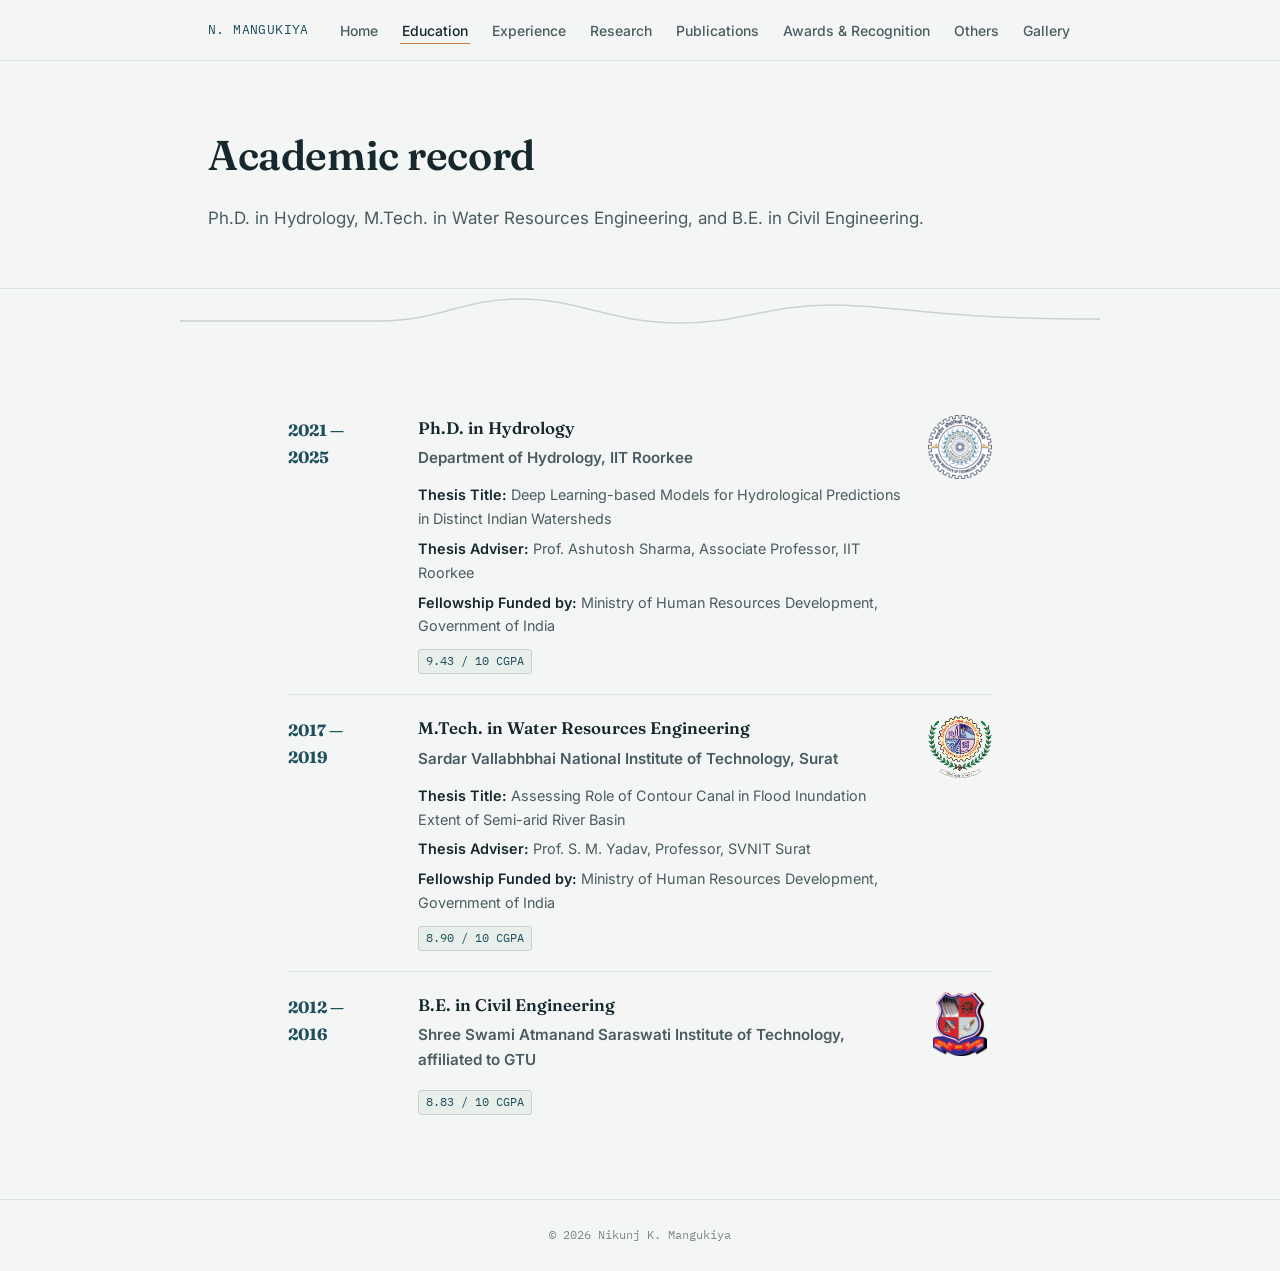
<file: education.html>
<!DOCTYPE html>
<html lang="en">
<head>
<meta charset="UTF-8">
<meta name="viewport" content="width=device-width, initial-scale=1.0">
<title>Education — Nikunj K. Mangukiya</title>
<meta name="description" content="Academic record of Nikunj K. Mangukiya: Ph.D. in Hydrology, M.Tech., B.E.">
<link rel="preconnect" href="https://fonts.googleapis.com">
<link rel="preconnect" href="https://fonts.gstatic.com" crossorigin>
<link href="https://fonts.googleapis.com/css2?family=Fraunces:opsz,wght@9..144,400;9..144,500;9..144,600;9..144,700&family=Inter:wght@400;500;600&family=IBM+Plex+Mono:wght@400;500&display=swap" rel="stylesheet">
<link rel="stylesheet" href="styles.css">
</head>
<body>
<nav>
  <div class="wrap-wide">
    <a href="index.html" class="brand">N. MANGUKIYA</a>
    <ul>
      <li><a class="navlink" href="index.html">Home</a></li>
<li><a class="navlink active" href="education.html">Education</a></li>
<li><a class="navlink" href="experience.html">Experience</a></li>
<li><a class="navlink" href="research.html">Research</a></li>
<li><a class="navlink" href="publications.html">Publications</a></li>
<li><a class="navlink" href="awards.html">Awards &amp; Recognition</a></li>
<li><a class="navlink" href="others.html">Others</a></li>
<li><a class="navlink" href="gallery.html">Gallery</a></li>

    </ul>
  </div>
</nav>
<header class="page-head">
  <div class="wrap-wide">
    <h1>Academic record</h1>
    <p class="page-lede nowrap-lede">Ph.D. in Hydrology, M.Tech. in Water Resources Engineering, and B.E. in Civil Engineering.</p>
  </div>
</header>
<div class="hydrograph-wrap wrap-wide">
  <svg class="hydrograph" viewBox="0 0 920 34" preserveAspectRatio="none" xmlns="http://www.w3.org/2000/svg">
    <path d="M0,26 L 200,26 C 260,26 280,4 340,4 C 400,4 430,28 500,28 C 560,28 590,10 650,10 C 720,10 750,24 920,24" fill="none" stroke="var(--line)" stroke-width="1.5"/>
  </svg>
</div>

<section>
  <div class="wrap">
    <div class="tl-item-edu">
      <div class="tl-date">2021 &mdash;<br>2025</div>
      <div>
        <div class="tl-title">Ph.D. in Hydrology</div>
        <div class="tl-org">Department of Hydrology, <a class="quiet-link" href="https://www.iitr.ac.in/" target="_blank" rel="noopener">IIT Roorkee</a></div>
        <ul class="thesis-meta">
          <li><span class="k">Thesis Title:</span> Deep Learning-based Models for Hydrological Predictions in Distinct Indian Watersheds</li>
          <li><span class="k">Thesis Adviser:</span> <a href="https://hy.iitr.ac.in/AshutoshSharma" target="_blank" rel="noopener">Prof. Ashutosh Sharma</a>, Associate Professor, IIT Roorkee</li>
          <li><span class="k">Fellowship Funded by:</span> Ministry of Human Resources Development, Government of India</li>
        </ul>
        <span class="grade">9.43 / 10 CGPA</span>
      </div>
      <div class="tl-logo"><img src="logo-iitr.png" alt="IIT Roorkee logo"></div>
    </div>
    <div class="tl-item-edu">
      <div class="tl-date">2017 &mdash;<br>2019</div>
      <div>
        <div class="tl-title">M.Tech. in Water Resources Engineering</div>
        <div class="tl-org"><a class="quiet-link" href="https://www.svnit.ac.in/" target="_blank" rel="noopener">Sardar Vallabhbhai National Institute of Technology, Surat</a></div>
        <ul class="thesis-meta">
          <li><span class="k">Thesis Title:</span> Assessing Role of Contour Canal in Flood Inundation Extent of Semi-arid River Basin</li>
          <li><span class="k">Thesis Adviser:</span> <a href="https://sites.google.com/view/smyadav/home" target="_blank" rel="noopener">Prof. S. M. Yadav</a>, Professor, SVNIT Surat</li>
          <li><span class="k">Fellowship Funded by:</span> Ministry of Human Resources Development, Government of India</li>
        </ul>
        <span class="grade">8.90 / 10 CGPA</span>
      </div>
      <div class="tl-logo"><img src="logo-svnit.png" alt="SVNIT Surat logo"></div>
    </div>
    <div class="tl-item-edu">
      <div class="tl-date">2012 &mdash;<br>2016</div>
      <div>
        <div class="tl-title">B.E. in Civil Engineering</div>
        <div class="tl-org">Shree Swami Atmanand Saraswati Institute of Technology, affiliated to <a class="quiet-link" href="https://www.gtu.ac.in/#" target="_blank" rel="noopener">GTU</a></div>
        <ul class="thesis-meta">
        </ul>
        <span class="grade">8.83 / 10 CGPA</span>
      </div>
      <div class="tl-logo"><img src="logo-gtu.png" alt="Gujarat Technological University logo"></div>
    </div>

  </div>
</section>
<footer class="site-footer">
  <div class="wrap-wide copyright">&copy; <span id="year"></span> Nikunj K. Mangukiya</div>
</footer>
<script>document.getElementById('year').textContent = new Date().getFullYear();</script>
</body>
</html>
</file>
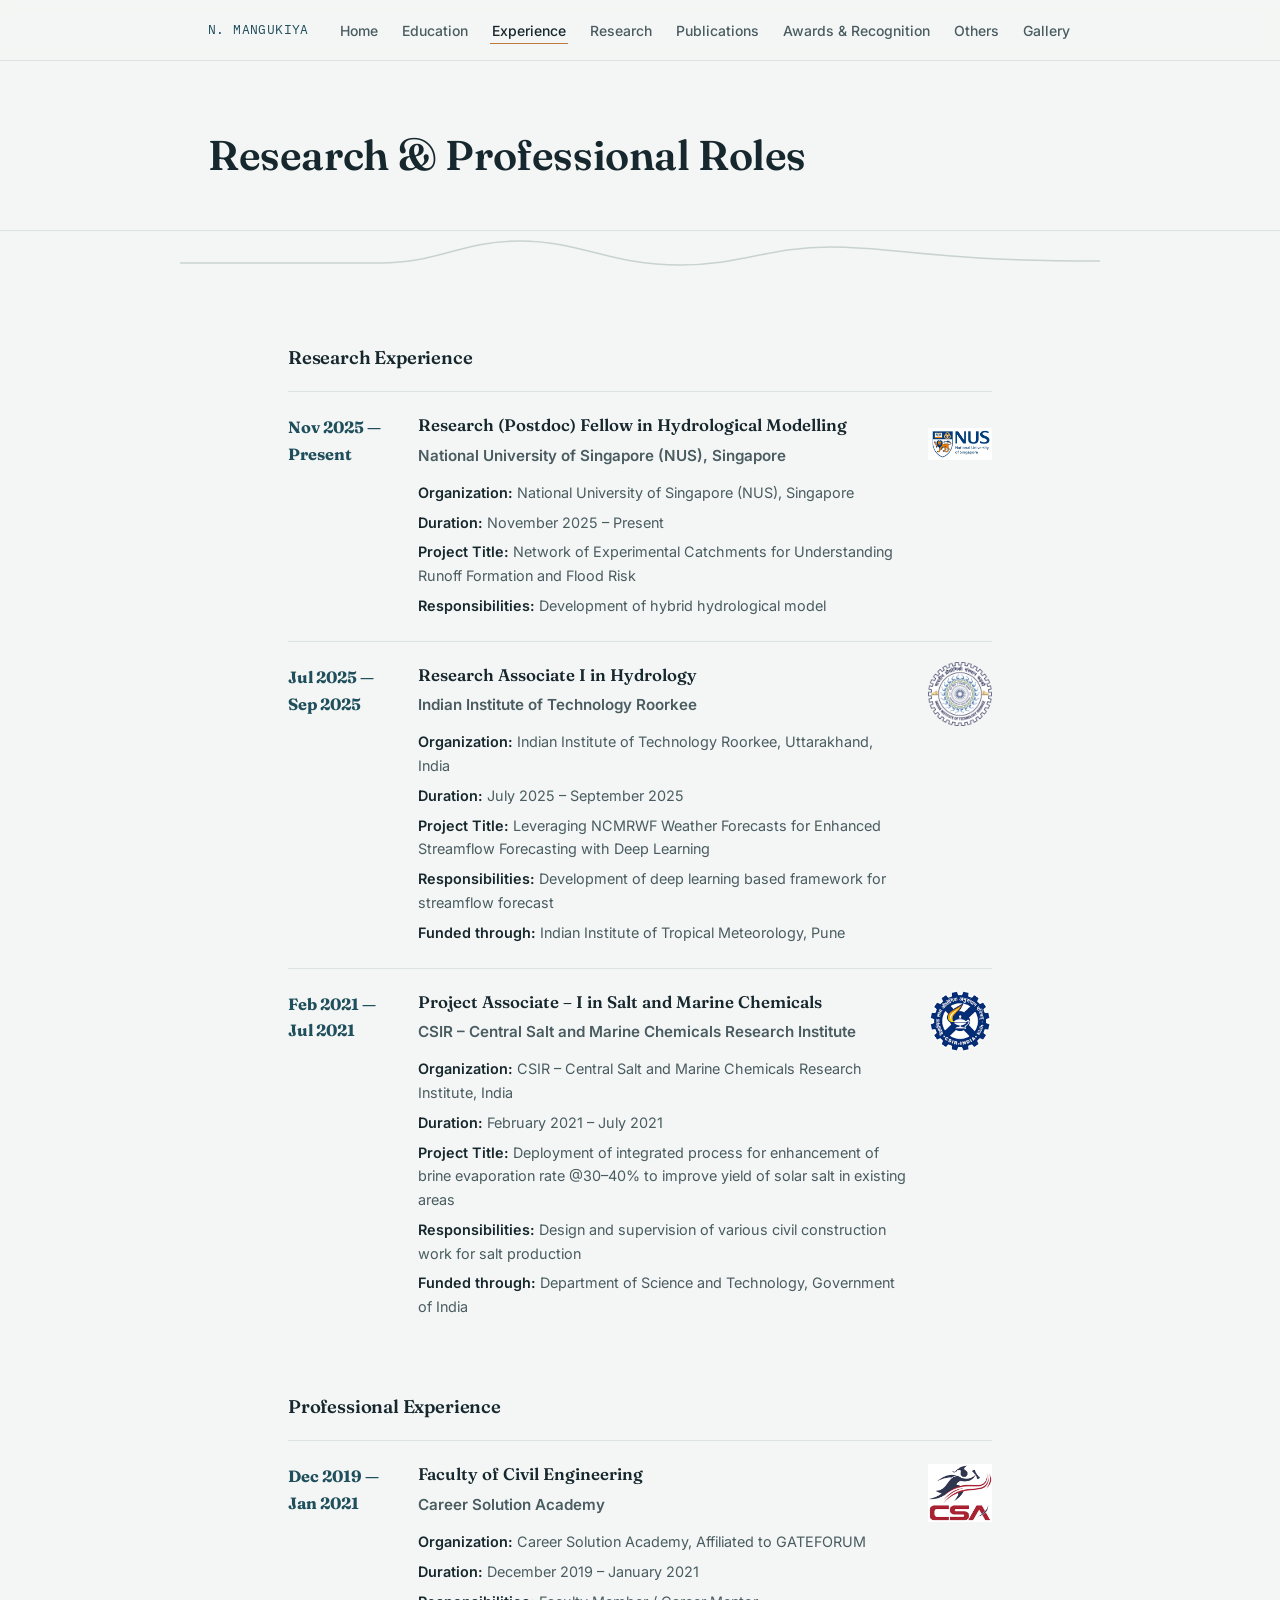
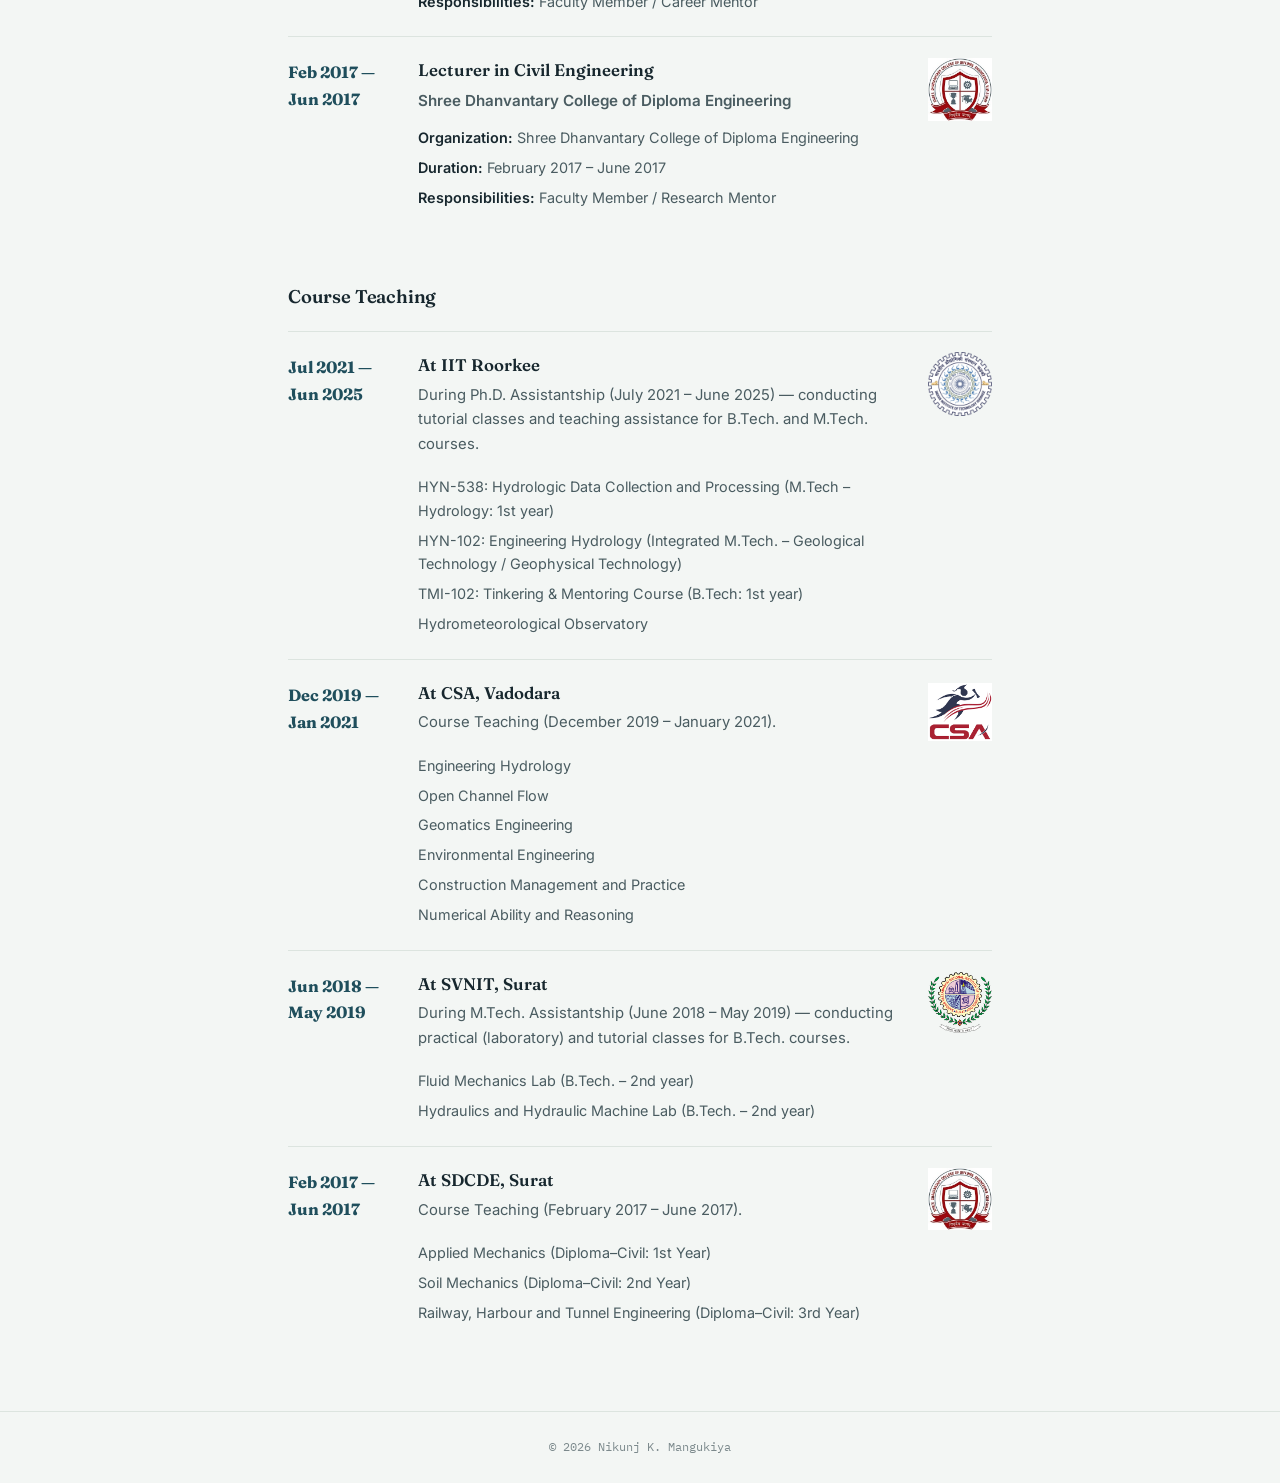
<file: experience.html>
<!DOCTYPE html>
<html lang="en">
<head>
<meta charset="UTF-8">
<meta name="viewport" content="width=device-width, initial-scale=1.0">
<title>Experience — Nikunj K. Mangukiya</title>
<meta name="description" content="Research and professional experience of Nikunj K. Mangukiya.">
<link rel="preconnect" href="https://fonts.googleapis.com">
<link rel="preconnect" href="https://fonts.gstatic.com" crossorigin>
<link href="https://fonts.googleapis.com/css2?family=Fraunces:opsz,wght@9..144,400;9..144,500;9..144,600;9..144,700&family=Inter:wght@400;500;600&family=IBM+Plex+Mono:wght@400;500&display=swap" rel="stylesheet">
<link rel="stylesheet" href="styles.css">
</head>
<body>
<nav>
  <div class="wrap-wide">
    <a href="index.html" class="brand">N. MANGUKIYA</a>
    <ul>
      <li><a class="navlink" href="index.html">Home</a></li>
<li><a class="navlink" href="education.html">Education</a></li>
<li><a class="navlink active" href="experience.html">Experience</a></li>
<li><a class="navlink" href="research.html">Research</a></li>
<li><a class="navlink" href="publications.html">Publications</a></li>
<li><a class="navlink" href="awards.html">Awards &amp; Recognition</a></li>
<li><a class="navlink" href="others.html">Others</a></li>
<li><a class="navlink" href="gallery.html">Gallery</a></li>

    </ul>
  </div>
</nav>
<header class="page-head">
  <div class="wrap-wide">
    <h1>Research &amp; Professional Roles</h1>
  </div>
</header>
<div class="hydrograph-wrap wrap-wide">
  <svg class="hydrograph" viewBox="0 0 920 34" preserveAspectRatio="none" xmlns="http://www.w3.org/2000/svg">
    <path d="M0,26 L 200,26 C 260,26 280,4 340,4 C 400,4 430,28 500,28 C 560,28 590,10 650,10 C 720,10 750,24 920,24" fill="none" stroke="var(--line)" stroke-width="1.5"/>
  </svg>
</div>

<section>
  <div class="wrap">
    <h3 class="sub-title" style="margin-top:0;">Research Experience</h3>
    <div class="tl-item-edu">
      <div class="tl-date">Nov 2025 &mdash;<br>Present</div>
      <div>
        <div class="tl-title">Research (Postdoc) Fellow in Hydrological Modelling</div>
        <div class="tl-org"><a class="quiet-link" href="https://nus.edu.sg/" target="_blank" rel="noopener">National University of Singapore (NUS)</a>, Singapore</div>
        <ul class="thesis-meta">
          <li><span class="k">Organization:</span> National University of Singapore (NUS), Singapore</li>
          <li><span class="k">Duration:</span> November 2025 &ndash; Present</li>
          <li><span class="k">Project Title:</span> Network of Experimental Catchments for Understanding Runoff Formation and Flood Risk</li>
          <li><span class="k">Responsibilities:</span> Development of hybrid hydrological model</li>
        </ul>
      </div>
      <div class="tl-logo"><img src="logo-nus.png" alt="NUS logo"></div>
    </div>
    <div class="tl-item-edu">
      <div class="tl-date">Jul 2025 &mdash;<br>Sep 2025</div>
      <div>
        <div class="tl-title">Research Associate I in Hydrology</div>
        <div class="tl-org"><a class="quiet-link" href="https://www.iitr.ac.in/" target="_blank" rel="noopener">Indian Institute of Technology Roorkee</a></div>
        <ul class="thesis-meta">
          <li><span class="k">Organization:</span> <a href="https://www.iitr.ac.in/" target="_blank" rel="noopener">Indian Institute of Technology Roorkee</a>, Uttarakhand, India</li>
          <li><span class="k">Duration:</span> July 2025 &ndash; September 2025</li>
          <li><span class="k">Project Title:</span> Leveraging NCMRWF Weather Forecasts for Enhanced Streamflow Forecasting with Deep Learning</li>
          <li><span class="k">Responsibilities:</span> Development of deep learning based framework for streamflow forecast</li>
          <li><span class="k">Funded through:</span> Indian Institute of Tropical Meteorology, Pune</li>
        </ul>
      </div>
      <div class="tl-logo"><img src="logo-iitr.png" alt="IIT Roorkee logo"></div>
    </div>
    <div class="tl-item-edu">
      <div class="tl-date">Feb 2021 &mdash;<br>Jul 2021</div>
      <div>
        <div class="tl-title">Project Associate &ndash; I in Salt and Marine Chemicals</div>
        <div class="tl-org"><a class="quiet-link" href="https://www.csmcri.res.in/" target="_blank" rel="noopener">CSIR &ndash; Central Salt and Marine Chemicals Research Institute</a></div>
        <ul class="thesis-meta">
          <li><span class="k">Organization:</span> <a href="https://www.csmcri.res.in/" target="_blank" rel="noopener">CSIR &ndash; Central Salt and Marine Chemicals Research Institute</a>, India</li>
          <li><span class="k">Duration:</span> February 2021 &ndash; July 2021</li>
          <li><span class="k">Project Title:</span> Deployment of integrated process for enhancement of brine evaporation rate @30&ndash;40% to improve yield of solar salt in existing areas</li>
          <li><span class="k">Responsibilities:</span> Design and supervision of various civil construction work for salt production</li>
          <li><span class="k">Funded through:</span> Department of Science and Technology, Government of India</li>
        </ul>
      </div>
      <div class="tl-logo"><img src="logo-csir.png" alt="CSIR-CSMCRI logo"></div>
    </div>


    <h3 class="sub-title">Professional Experience</h3>
    <div class="tl-item-edu">
      <div class="tl-date">Dec 2019 &mdash;<br>Jan 2021</div>
      <div>
        <div class="tl-title">Faculty of Civil Engineering</div>
        <div class="tl-org"><a class="quiet-link" href="http://careersolutionacademy.com/" target="_blank" rel="noopener">Career Solution Academy</a></div>
        <ul class="thesis-meta">
          <li><span class="k">Organization:</span> <a href="http://careersolutionacademy.com/" target="_blank" rel="noopener">Career Solution Academy</a>, Affiliated to GATEFORUM</li>
          <li><span class="k">Duration:</span> December 2019 &ndash; January 2021</li>
          <li><span class="k">Responsibilities:</span> Faculty Member / Career Mentor</li>
        </ul>
      </div>
      <div class="tl-logo"><img src="logo-csa.png" alt="Career Solution Academy logo"></div>
    </div>
    <div class="tl-item-edu">
      <div class="tl-date">Feb 2017 &mdash;<br>Jun 2017</div>
      <div>
        <div class="tl-title">Lecturer in Civil Engineering</div>
        <div class="tl-org"><a class="quiet-link" href="http://sdcet.org.in/index.php" target="_blank" rel="noopener">Shree Dhanvantary College of Diploma Engineering</a></div>
        <ul class="thesis-meta">
          <li><span class="k">Organization:</span> <a href="http://sdcet.org.in/index.php" target="_blank" rel="noopener">Shree Dhanvantary College of Diploma Engineering</a></li>
          <li><span class="k">Duration:</span> February 2017 &ndash; June 2017</li>
          <li><span class="k">Responsibilities:</span> Faculty Member / Research Mentor</li>
        </ul>
      </div>
      <div class="tl-logo"><img src="logo-sdcde.png" alt="SDCDE logo"></div>
    </div>


    <h3 class="sub-title">Course Teaching</h3>
    <div class="tl-item-edu">
      <div class="tl-date">Jul 2021 &mdash;<br>Jun 2025</div>
      <div>
        <div class="tl-title">At <a class="quiet-link" href="https://www.iitr.ac.in/" target="_blank" rel="noopener">IIT Roorkee</a></div>
        <p class="tl-desc" style="margin-top:2px;">During Ph.D. Assistantship (July 2021 &ndash; June 2025) &mdash; conducting tutorial classes and teaching assistance for B.Tech. and M.Tech. courses.</p>
        <ul class="thesis-meta">
          <li>HYN-538: Hydrologic Data Collection and Processing (M.Tech &ndash; Hydrology: 1st year)</li>
          <li>HYN-102: Engineering Hydrology (Integrated M.Tech. &ndash; Geological Technology / Geophysical Technology)</li>
          <li>TMI-102: Tinkering &amp; Mentoring Course (B.Tech: 1st year)</li>
          <li>Hydrometeorological Observatory</li>
        </ul>
      </div>
      <div class="tl-logo"><img src="logo-iitr.png" alt="IIT Roorkee logo"></div>
    </div>
    <div class="tl-item-edu">
      <div class="tl-date">Dec 2019 &mdash;<br>Jan 2021</div>
      <div>
        <div class="tl-title">At <a class="quiet-link" href="http://careersolutionacademy.com/" target="_blank" rel="noopener">CSA</a>, Vadodara</div>
        <p class="tl-desc" style="margin-top:2px;">Course Teaching (December 2019 &ndash; January 2021).</p>
        <ul class="thesis-meta">
          <li>Engineering Hydrology</li>
          <li>Open Channel Flow</li>
          <li>Geomatics Engineering</li>
          <li>Environmental Engineering</li>
          <li>Construction Management and Practice</li>
          <li>Numerical Ability and Reasoning</li>
        </ul>
      </div>
      <div class="tl-logo"><img src="logo-csa.png" alt="Career Solution Academy logo"></div>
    </div>
    <div class="tl-item-edu">
      <div class="tl-date">Jun 2018 &mdash;<br>May 2019</div>
      <div>
        <div class="tl-title">At <a class="quiet-link" href="https://www.svnit.ac.in/" target="_blank" rel="noopener">SVNIT</a>, Surat</div>
        <p class="tl-desc" style="margin-top:2px;">During M.Tech. Assistantship (June 2018 &ndash; May 2019) &mdash; conducting practical (laboratory) and tutorial classes for B.Tech. courses.</p>
        <ul class="thesis-meta">
          <li>Fluid Mechanics Lab (B.Tech. &ndash; 2nd year)</li>
          <li>Hydraulics and Hydraulic Machine Lab (B.Tech. &ndash; 2nd year)</li>
        </ul>
      </div>
      <div class="tl-logo"><img src="logo-svnit.png" alt="SVNIT Surat logo"></div>
    </div>
    <div class="tl-item-edu">
      <div class="tl-date">Feb 2017 &mdash;<br>Jun 2017</div>
      <div>
        <div class="tl-title">At <a class="quiet-link" href="http://sdcet.org.in/index.php" target="_blank" rel="noopener">SDCDE</a>, Surat</div>
        <p class="tl-desc" style="margin-top:2px;">Course Teaching (February 2017 &ndash; June 2017).</p>
        <ul class="thesis-meta">
          <li>Applied Mechanics (Diploma&ndash;Civil: 1st Year)</li>
          <li>Soil Mechanics (Diploma&ndash;Civil: 2nd Year)</li>
          <li>Railway, Harbour and Tunnel Engineering (Diploma&ndash;Civil: 3rd Year)</li>
        </ul>
      </div>
      <div class="tl-logo"><img src="logo-sdcde.png" alt="SDCDE logo"></div>
    </div>

  </div>
</section>
<footer class="site-footer">
  <div class="wrap-wide copyright">&copy; <span id="year"></span> Nikunj K. Mangukiya</div>
</footer>
<script>document.getElementById('year').textContent = new Date().getFullYear();</script>
</body>
</html>
</file>
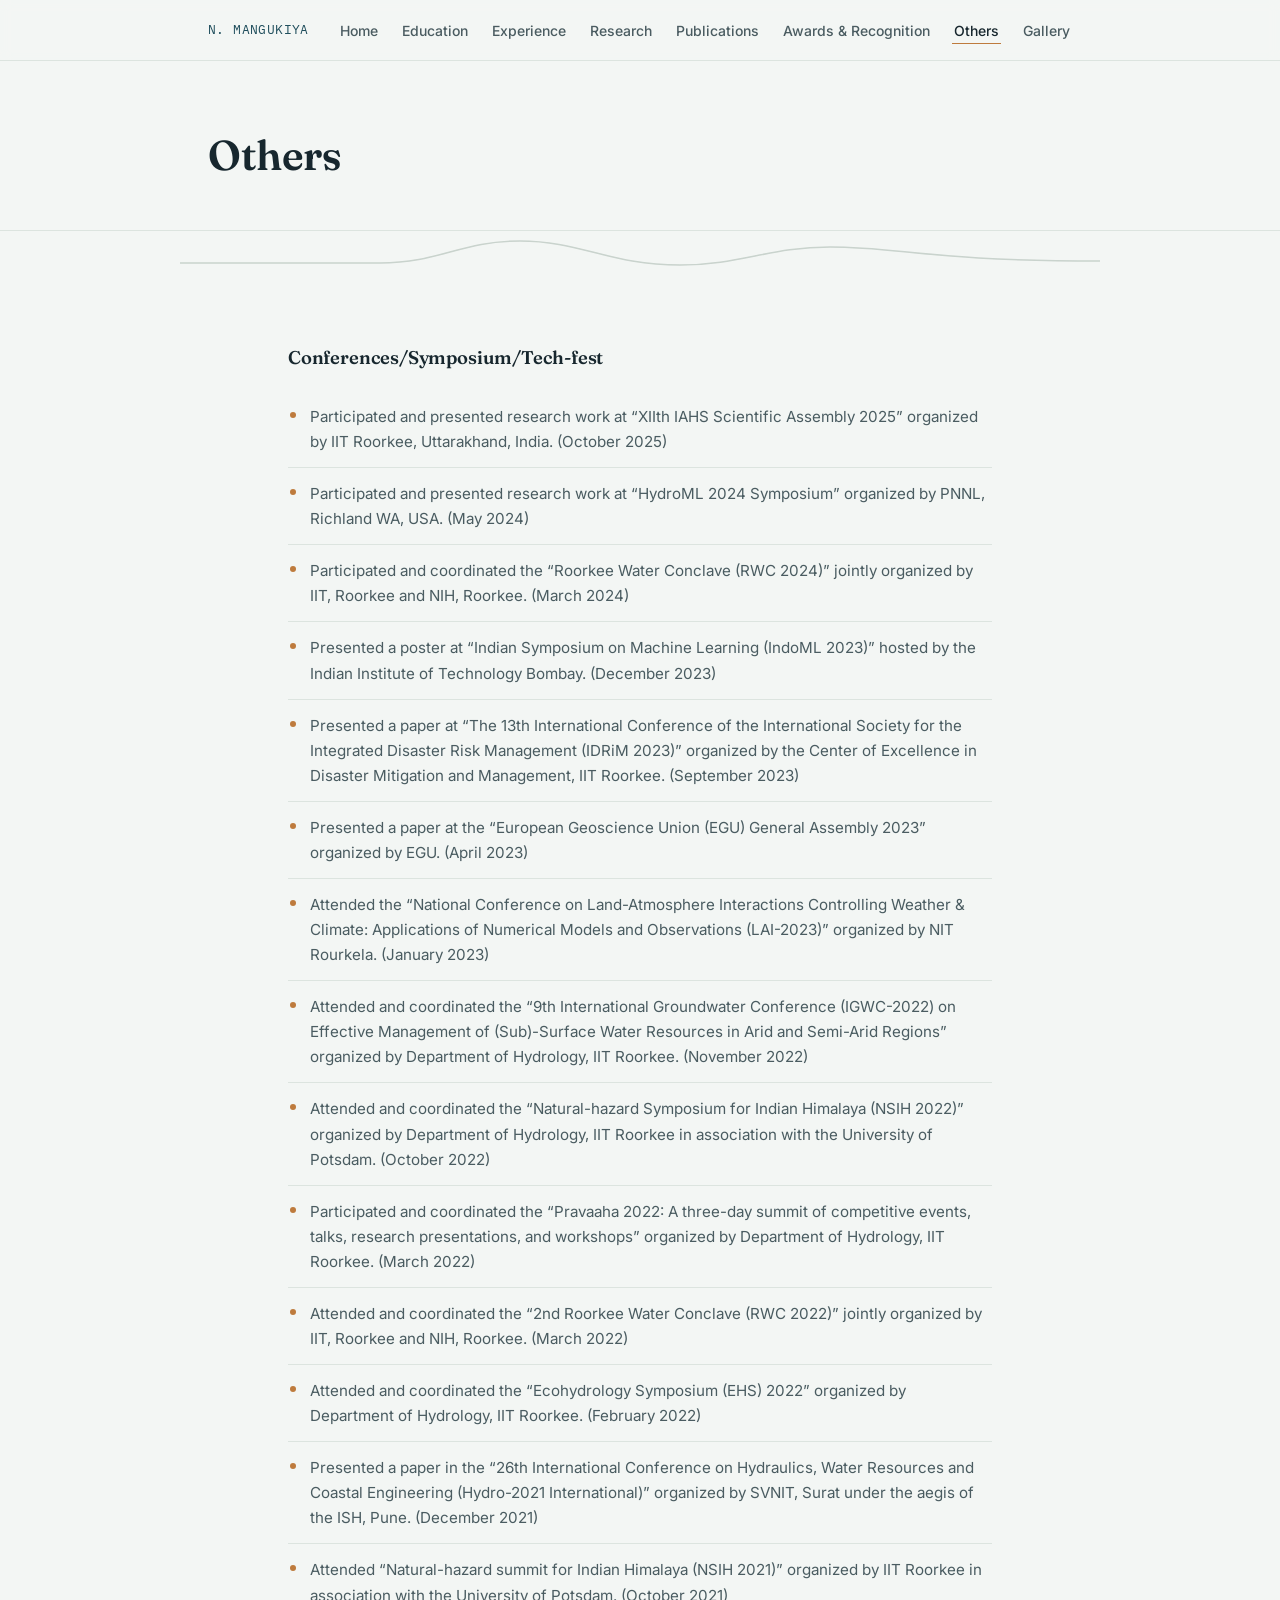
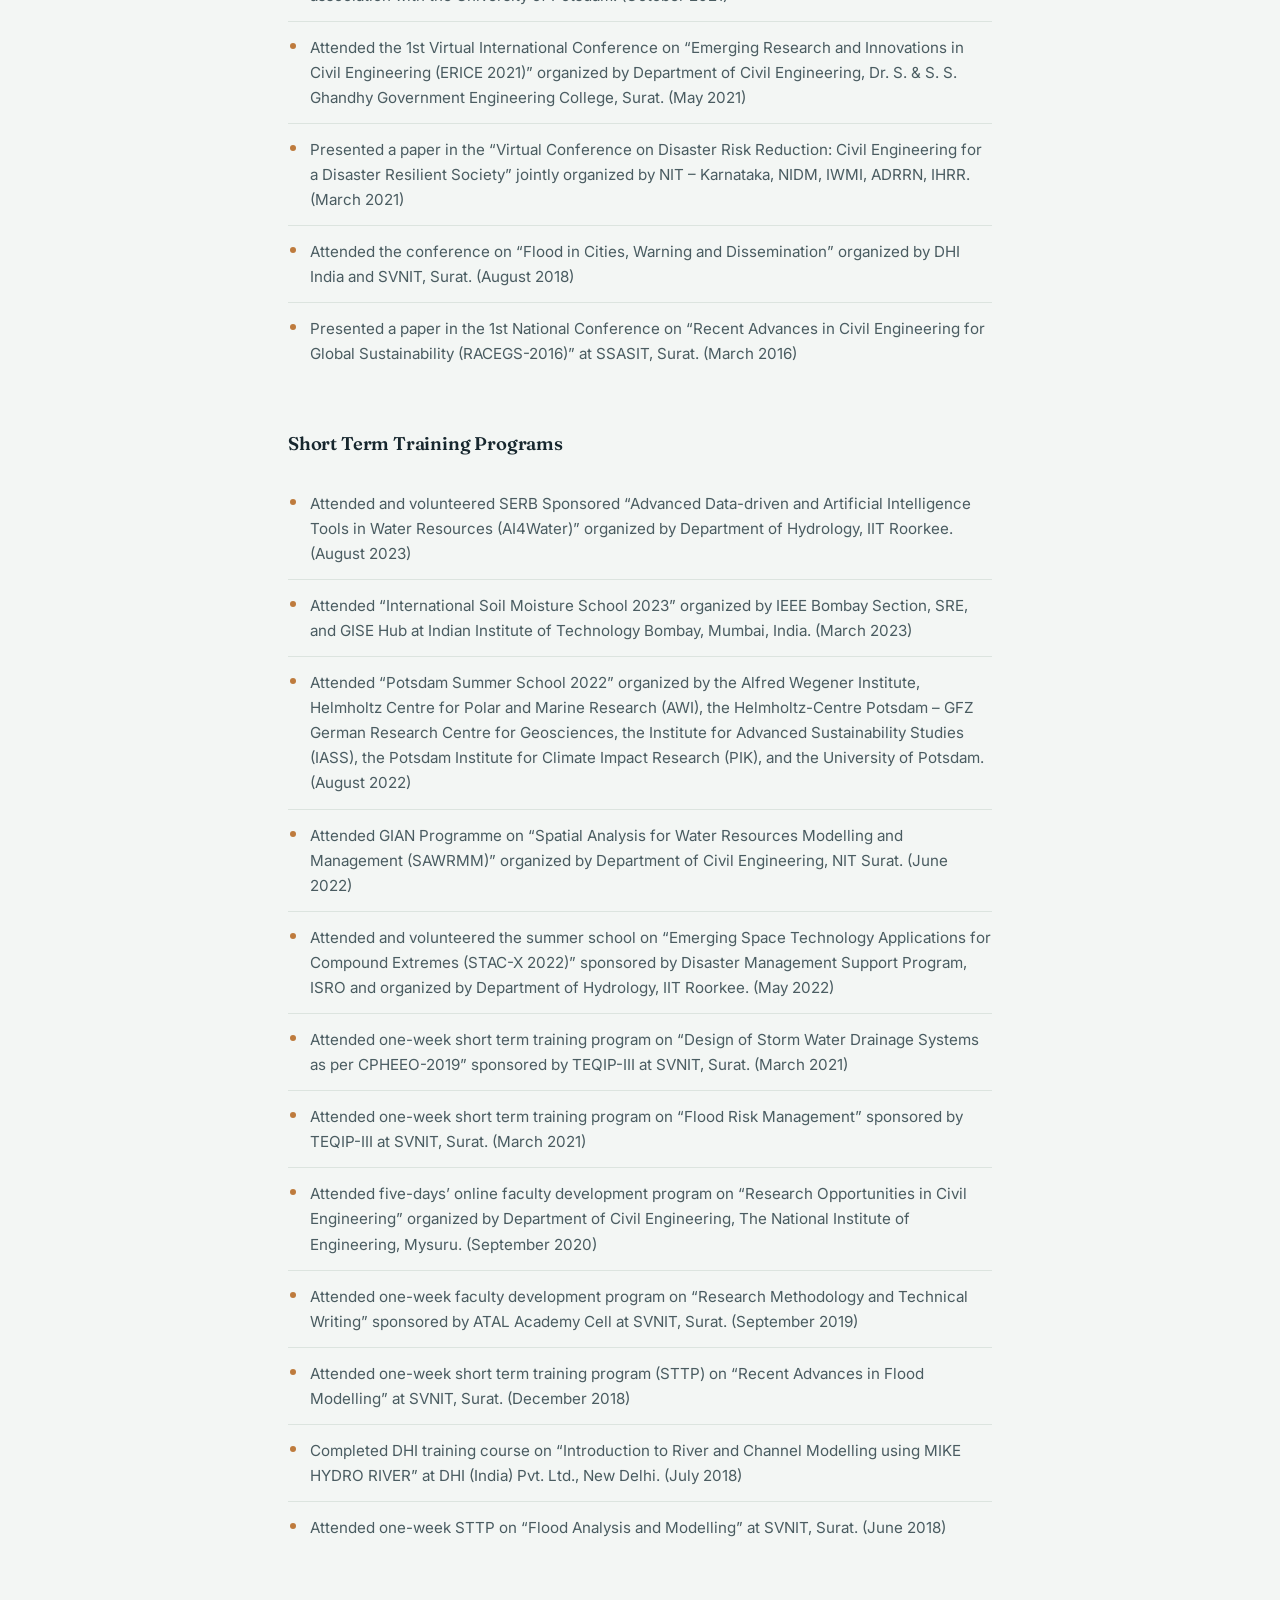
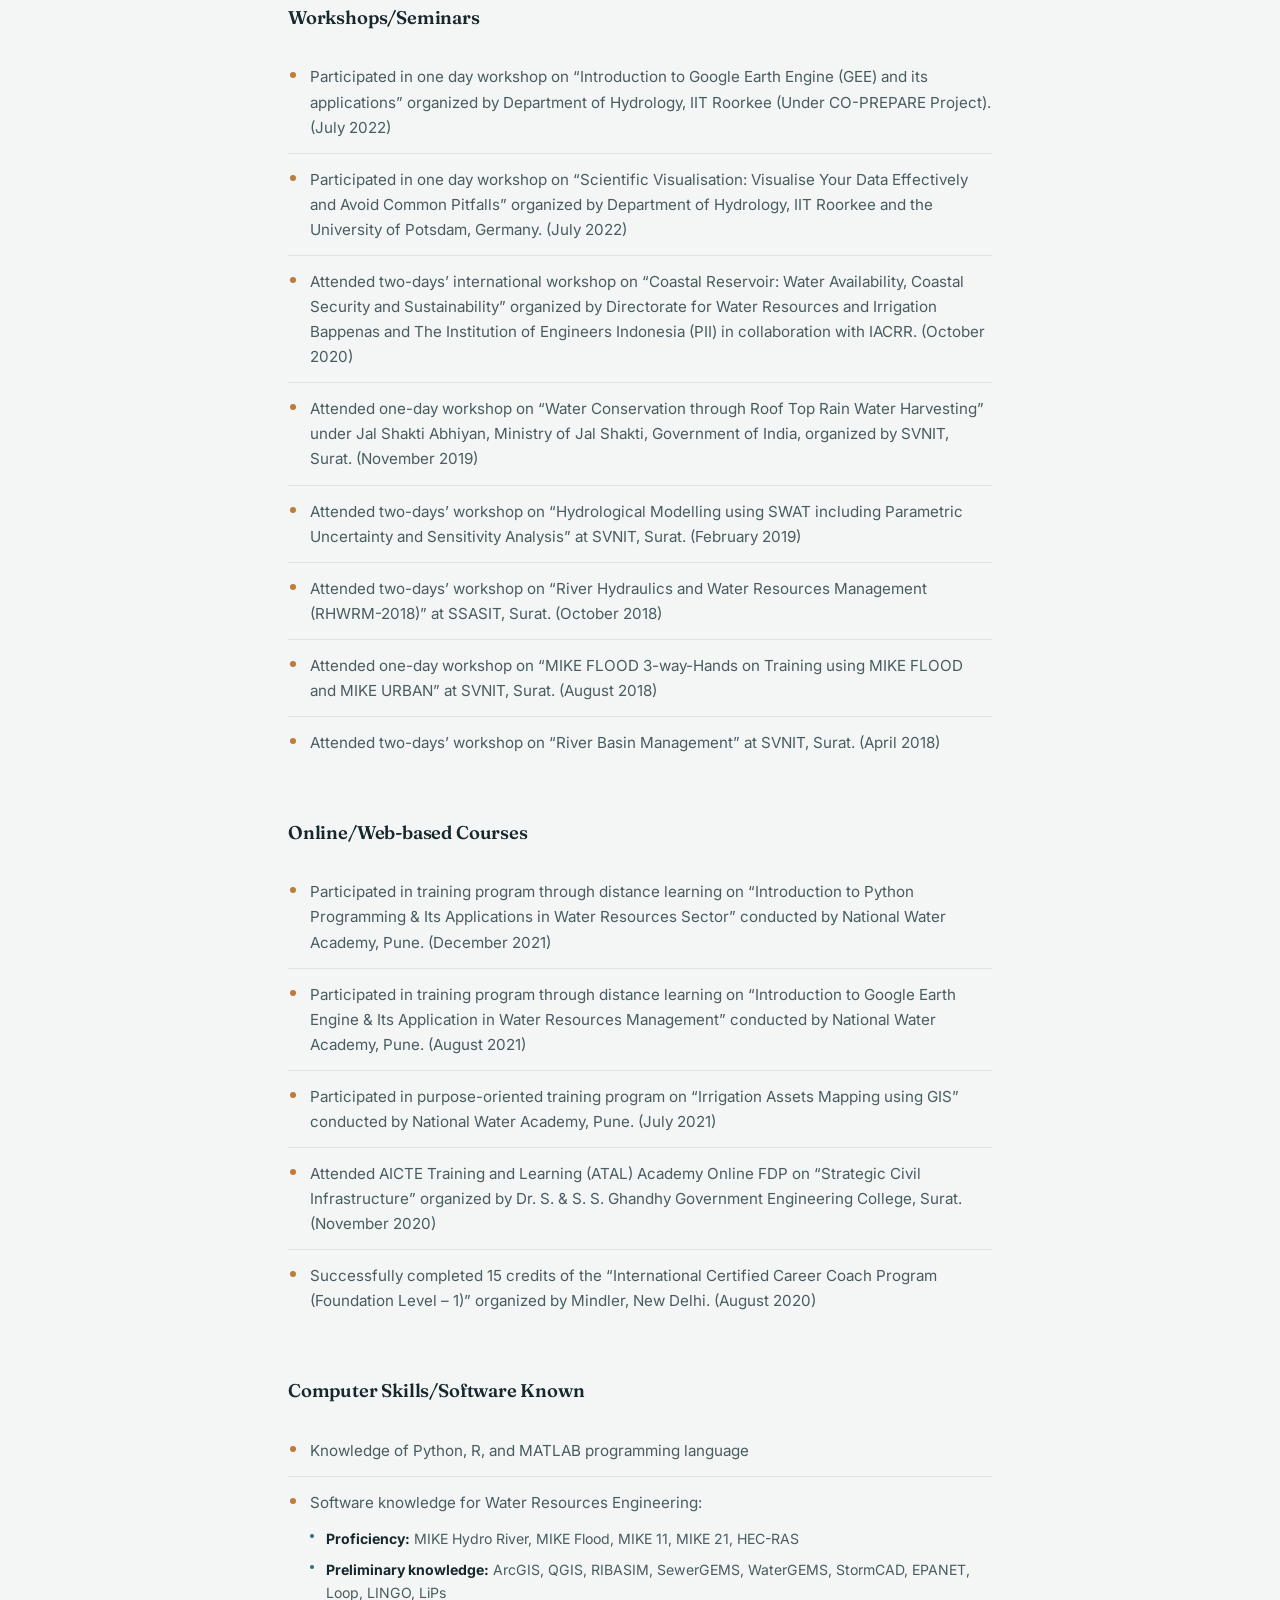
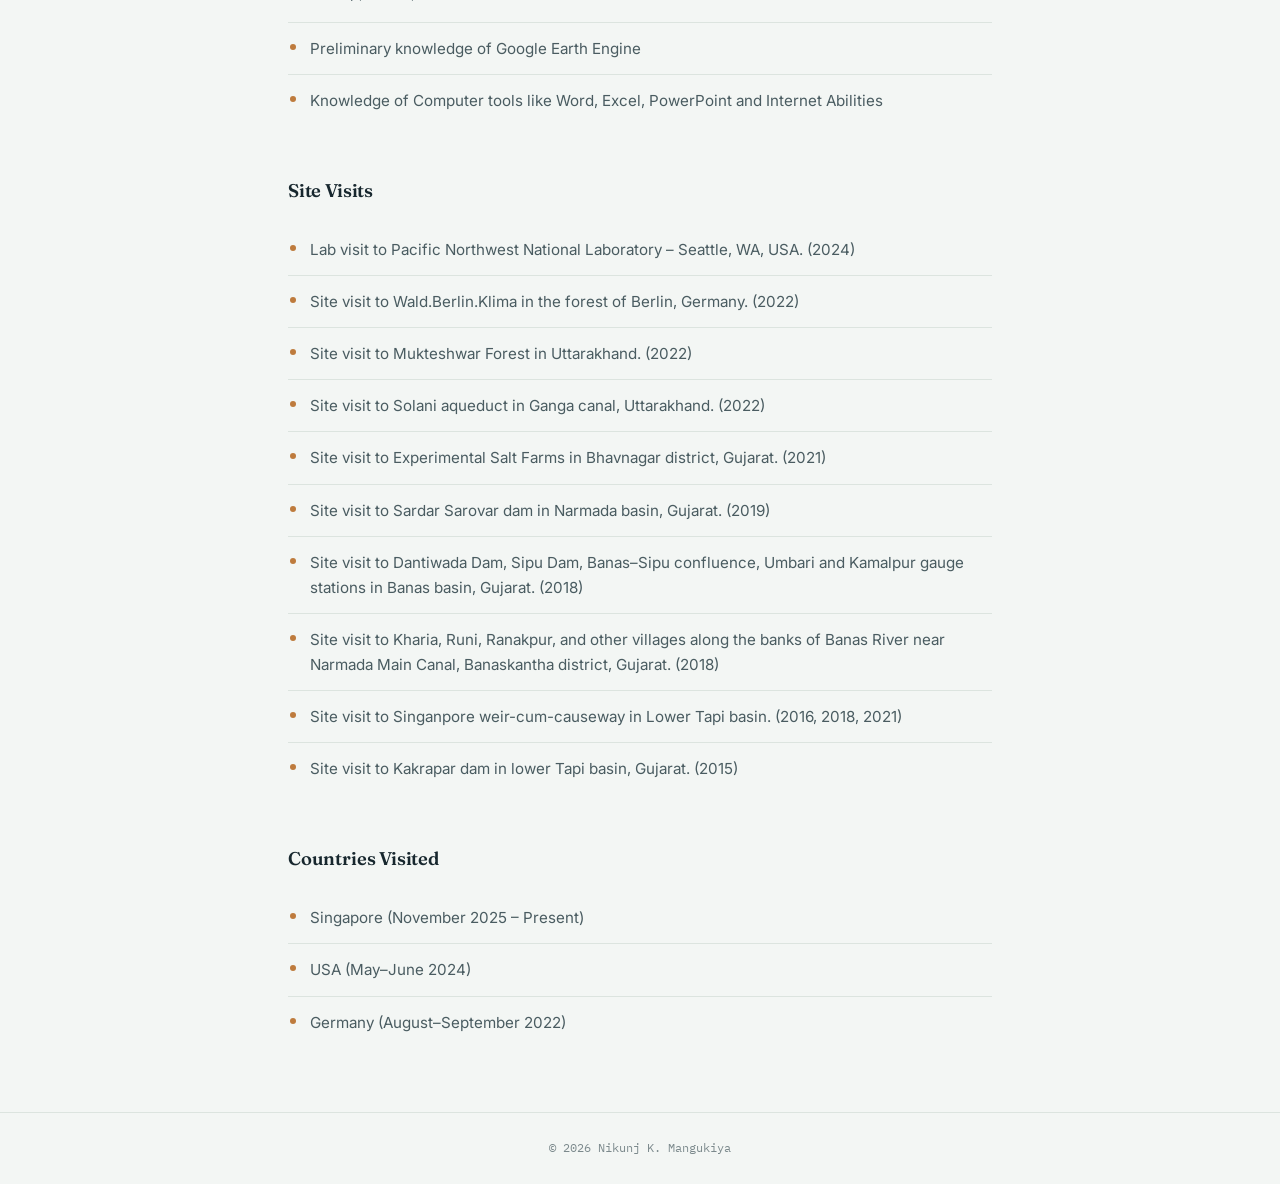
<file: others.html>
<!DOCTYPE html>
<html lang="en">
<head>
<meta charset="UTF-8">
<meta name="viewport" content="width=device-width, initial-scale=1.0">
<title>Others — Nikunj K. Mangukiya</title>
<meta name="description" content="Other activities and involvements of Nikunj K. Mangukiya.">
<link rel="preconnect" href="https://fonts.googleapis.com">
<link rel="preconnect" href="https://fonts.gstatic.com" crossorigin>
<link href="https://fonts.googleapis.com/css2?family=Fraunces:opsz,wght@9..144,400;9..144,500;9..144,600;9..144,700&family=Inter:wght@400;500;600&family=IBM+Plex+Mono:wght@400;500&display=swap" rel="stylesheet">
<link rel="stylesheet" href="styles.css">
</head>
<body>
<nav>
  <div class="wrap-wide">
    <a href="index.html" class="brand">N. MANGUKIYA</a>
    <ul>
      <li><a class="navlink" href="index.html">Home</a></li>
<li><a class="navlink" href="education.html">Education</a></li>
<li><a class="navlink" href="experience.html">Experience</a></li>
<li><a class="navlink" href="research.html">Research</a></li>
<li><a class="navlink" href="publications.html">Publications</a></li>
<li><a class="navlink" href="awards.html">Awards &amp; Recognition</a></li>
<li><a class="navlink active" href="others.html">Others</a></li>
<li><a class="navlink" href="gallery.html">Gallery</a></li>

    </ul>
  </div>
</nav>
<header class="page-head">
  <div class="wrap-wide">
    <h1>Others</h1>
  </div>
</header>
<div class="hydrograph-wrap wrap-wide">
  <svg class="hydrograph" viewBox="0 0 920 34" preserveAspectRatio="none" xmlns="http://www.w3.org/2000/svg">
    <path d="M0,26 L 200,26 C 260,26 280,4 340,4 C 400,4 430,28 500,28 C 560,28 590,10 650,10 C 720,10 750,24 920,24" fill="none" stroke="var(--line)" stroke-width="1.5"/>
  </svg>
</div>

<section>
  <div class="wrap">
    <h3 class="sub-title" style="margin-top:0;">Conferences/Symposium/Tech-fest</h3>
    <ul class="award-list">
      <li>Participated and presented research work at &ldquo;XIIth IAHS Scientific Assembly 2025&rdquo; organized by IIT Roorkee, Uttarakhand, India. (October 2025)</li>
      <li>Participated and presented research work at &ldquo;HydroML 2024 Symposium&rdquo; organized by PNNL, Richland WA, USA. (May 2024)</li>
      <li>Participated and coordinated the &ldquo;Roorkee Water Conclave (RWC 2024)&rdquo; jointly organized by IIT, Roorkee and NIH, Roorkee. (March 2024)</li>
      <li>Presented a poster at &ldquo;Indian Symposium on Machine Learning (IndoML 2023)&rdquo; hosted by the Indian Institute of Technology Bombay. (December 2023)</li>
      <li>Presented a paper at &ldquo;The 13th International Conference of the International Society for the Integrated Disaster Risk Management (IDRiM 2023)&rdquo; organized by the Center of Excellence in Disaster Mitigation and Management, IIT Roorkee. (September 2023)</li>
      <li>Presented a paper at the &ldquo;European Geoscience Union (EGU) General Assembly 2023&rdquo; organized by EGU. (April 2023)</li>
      <li>Attended the &ldquo;National Conference on Land-Atmosphere Interactions Controlling Weather &amp; Climate: Applications of Numerical Models and Observations (LAI-2023)&rdquo; organized by NIT Rourkela. (January 2023)</li>
      <li>Attended and coordinated the &ldquo;9th International Groundwater Conference (IGWC-2022) on Effective Management of (Sub)-Surface Water Resources in Arid and Semi-Arid Regions&rdquo; organized by Department of Hydrology, IIT Roorkee. (November 2022)</li>
      <li>Attended and coordinated the &ldquo;Natural-hazard Symposium for Indian Himalaya (NSIH 2022)&rdquo; organized by Department of Hydrology, IIT Roorkee in association with the University of Potsdam. (October 2022)</li>
      <li>Participated and coordinated the &ldquo;Pravaaha 2022: A three-day summit of competitive events, talks, research presentations, and workshops&rdquo; organized by Department of Hydrology, IIT Roorkee. (March 2022)</li>
      <li>Attended and coordinated the &ldquo;2nd Roorkee Water Conclave (RWC 2022)&rdquo; jointly organized by IIT, Roorkee and NIH, Roorkee. (March 2022)</li>
      <li>Attended and coordinated the &ldquo;Ecohydrology Symposium (EHS) 2022&rdquo; organized by Department of Hydrology, IIT Roorkee. (February 2022)</li>
      <li>Presented a paper in the &ldquo;26th International Conference on Hydraulics, Water Resources and Coastal Engineering (Hydro-2021 International)&rdquo; organized by SVNIT, Surat under the aegis of the ISH, Pune. (December 2021)</li>
      <li>Attended &ldquo;Natural-hazard summit for Indian Himalaya (NSIH 2021)&rdquo; organized by IIT Roorkee in association with the University of Potsdam. (October 2021)</li>
      <li>Attended the 1st Virtual International Conference on &ldquo;Emerging Research and Innovations in Civil Engineering (ERICE 2021)&rdquo; organized by Department of Civil Engineering, Dr. S. &amp; S. S. Ghandhy Government Engineering College, Surat. (May 2021)</li>
      <li>Presented a paper in the &ldquo;Virtual Conference on Disaster Risk Reduction: Civil Engineering for a Disaster Resilient Society&rdquo; jointly organized by NIT &ndash; Karnataka, NIDM, IWMI, ADRRN, IHRR. (March 2021)</li>
      <li>Attended the conference on &ldquo;Flood in Cities, Warning and Dissemination&rdquo; organized by DHI India and SVNIT, Surat. (August 2018)</li>
      <li>Presented a paper in the 1st National Conference on &ldquo;Recent Advances in Civil Engineering for Global Sustainability (RACEGS-2016)&rdquo; at SSASIT, Surat. (March 2016)</li>
    </ul>

    <h3 class="sub-title">Short Term Training Programs</h3>
    <ul class="award-list">
      <li>Attended and volunteered SERB Sponsored &ldquo;Advanced Data-driven and Artificial Intelligence Tools in Water Resources (AI4Water)&rdquo; organized by Department of Hydrology, IIT Roorkee. (August 2023)</li>
      <li>Attended &ldquo;International Soil Moisture School 2023&rdquo; organized by IEEE Bombay Section, SRE, and GISE Hub at Indian Institute of Technology Bombay, Mumbai, India. (March 2023)</li>
      <li>Attended &ldquo;Potsdam Summer School 2022&rdquo; organized by the Alfred Wegener Institute, Helmholtz Centre for Polar and Marine Research (AWI), the Helmholtz-Centre Potsdam &ndash; GFZ German Research Centre for Geosciences, the Institute for Advanced Sustainability Studies (IASS), the Potsdam Institute for Climate Impact Research (PIK), and the University of Potsdam. (August 2022)</li>
      <li>Attended GIAN Programme on &ldquo;Spatial Analysis for Water Resources Modelling and Management (SAWRMM)&rdquo; organized by Department of Civil Engineering, NIT Surat. (June 2022)</li>
      <li>Attended and volunteered the summer school on &ldquo;Emerging Space Technology Applications for Compound Extremes (STAC-X 2022)&rdquo; sponsored by Disaster Management Support Program, ISRO and organized by Department of Hydrology, IIT Roorkee. (May 2022)</li>
      <li>Attended one-week short term training program on &ldquo;Design of Storm Water Drainage Systems as per CPHEEO-2019&rdquo; sponsored by TEQIP-III at SVNIT, Surat. (March 2021)</li>
      <li>Attended one-week short term training program on &ldquo;Flood Risk Management&rdquo; sponsored by TEQIP-III at SVNIT, Surat. (March 2021)</li>
      <li>Attended five-days&rsquo; online faculty development program on &ldquo;Research Opportunities in Civil Engineering&rdquo; organized by Department of Civil Engineering, The National Institute of Engineering, Mysuru. (September 2020)</li>
      <li>Attended one-week faculty development program on &ldquo;Research Methodology and Technical Writing&rdquo; sponsored by ATAL Academy Cell at SVNIT, Surat. (September 2019)</li>
      <li>Attended one-week short term training program (STTP) on &ldquo;Recent Advances in Flood Modelling&rdquo; at SVNIT, Surat. (December 2018)</li>
      <li>Completed DHI training course on &ldquo;Introduction to River and Channel Modelling using MIKE HYDRO RIVER&rdquo; at DHI (India) Pvt. Ltd., New Delhi. (July 2018)</li>
      <li>Attended one-week STTP on &ldquo;Flood Analysis and Modelling&rdquo; at SVNIT, Surat. (June 2018)</li>
    </ul>

    <h3 class="sub-title">Workshops/Seminars</h3>
    <ul class="award-list">
      <li>Participated in one day workshop on &ldquo;Introduction to Google Earth Engine (GEE) and its applications&rdquo; organized by Department of Hydrology, IIT Roorkee (Under CO-PREPARE Project). (July 2022)</li>
      <li>Participated in one day workshop on &ldquo;Scientific Visualisation: Visualise Your Data Effectively and Avoid Common Pitfalls&rdquo; organized by Department of Hydrology, IIT Roorkee and the University of Potsdam, Germany. (July 2022)</li>
      <li>Attended two-days&rsquo; international workshop on &ldquo;Coastal Reservoir: Water Availability, Coastal Security and Sustainability&rdquo; organized by Directorate for Water Resources and Irrigation Bappenas and The Institution of Engineers Indonesia (PII) in collaboration with IACRR. (October 2020)</li>
      <li>Attended one-day workshop on &ldquo;Water Conservation through Roof Top Rain Water Harvesting&rdquo; under Jal Shakti Abhiyan, Ministry of Jal Shakti, Government of India, organized by SVNIT, Surat. (November 2019)</li>
      <li>Attended two-days&rsquo; workshop on &ldquo;Hydrological Modelling using SWAT including Parametric Uncertainty and Sensitivity Analysis&rdquo; at SVNIT, Surat. (February 2019)</li>
      <li>Attended two-days&rsquo; workshop on &ldquo;River Hydraulics and Water Resources Management (RHWRM-2018)&rdquo; at SSASIT, Surat. (October 2018)</li>
      <li>Attended one-day workshop on &ldquo;MIKE FLOOD 3-way-Hands on Training using MIKE FLOOD and MIKE URBAN&rdquo; at SVNIT, Surat. (August 2018)</li>
      <li>Attended two-days&rsquo; workshop on &ldquo;River Basin Management&rdquo; at SVNIT, Surat. (April 2018)</li>
    </ul>

    <h3 class="sub-title">Online/Web-based Courses</h3>
    <ul class="award-list">
      <li>Participated in training program through distance learning on &ldquo;Introduction to Python Programming &amp; Its Applications in Water Resources Sector&rdquo; conducted by National Water Academy, Pune. (December 2021)</li>
      <li>Participated in training program through distance learning on &ldquo;Introduction to Google Earth Engine &amp; Its Application in Water Resources Management&rdquo; conducted by National Water Academy, Pune. (August 2021)</li>
      <li>Participated in purpose-oriented training program on &ldquo;Irrigation Assets Mapping using GIS&rdquo; conducted by National Water Academy, Pune. (July 2021)</li>
      <li>Attended AICTE Training and Learning (ATAL) Academy Online FDP on &ldquo;Strategic Civil Infrastructure&rdquo; organized by Dr. S. &amp; S. S. Ghandhy Government Engineering College, Surat. (November 2020)</li>
      <li>Successfully completed 15 credits of the &ldquo;International Certified Career Coach Program (Foundation Level &ndash; 1)&rdquo; organized by Mindler, New Delhi. (August 2020)</li>
    </ul>

    <h3 class="sub-title">Computer Skills/Software Known</h3>
    <ul class="award-list">
      <li>Knowledge of Python, R, and MATLAB programming language</li>
      <li>Software knowledge for Water Resources Engineering:
        <ul class="sub-list">
          <li><strong style="color:var(--ink);">Proficiency:</strong> MIKE Hydro River, MIKE Flood, MIKE 11, MIKE 21, HEC-RAS</li>
          <li><strong style="color:var(--ink);">Preliminary knowledge:</strong> ArcGIS, QGIS, RIBASIM, SewerGEMS, WaterGEMS, StormCAD, EPANET, Loop, LINGO, LiPs</li>
        </ul>
      </li>
      <li>Preliminary knowledge of Google Earth Engine</li>
      <li>Knowledge of Computer tools like Word, Excel, PowerPoint and Internet Abilities</li>
    </ul>

    <h3 class="sub-title">Site Visits</h3>
    <ul class="award-list">
      <li>Lab visit to Pacific Northwest National Laboratory &ndash; Seattle, WA, USA. (2024)</li>
      <li>Site visit to Wald.Berlin.Klima in the forest of Berlin, Germany. (2022)</li>
      <li>Site visit to Mukteshwar Forest in Uttarakhand. (2022)</li>
      <li>Site visit to Solani aqueduct in Ganga canal, Uttarakhand. (2022)</li>
      <li>Site visit to Experimental Salt Farms in Bhavnagar district, Gujarat. (2021)</li>
      <li>Site visit to Sardar Sarovar dam in Narmada basin, Gujarat. (2019)</li>
      <li>Site visit to Dantiwada Dam, Sipu Dam, Banas&ndash;Sipu confluence, Umbari and Kamalpur gauge stations in Banas basin, Gujarat. (2018)</li>
      <li>Site visit to Kharia, Runi, Ranakpur, and other villages along the banks of Banas River near Narmada Main Canal, Banaskantha district, Gujarat. (2018)</li>
      <li>Site visit to Singanpore weir-cum-causeway in Lower Tapi basin. (2016, 2018, 2021)</li>
      <li>Site visit to Kakrapar dam in lower Tapi basin, Gujarat. (2015)</li>
    </ul>

    <h3 class="sub-title">Countries Visited</h3>
    <ul class="award-list">
      <li>Singapore (November 2025 &ndash; Present)</li>
      <li>USA (May&ndash;June 2024)</li>
      <li>Germany (August&ndash;September 2022)</li>
    </ul>
  </div>
</section>
<footer class="site-footer">
  <div class="wrap-wide copyright">&copy; <span id="year"></span> Nikunj K. Mangukiya</div>
</footer>
<script>document.getElementById('year').textContent = new Date().getFullYear();</script>
</body>
</html>
</file>
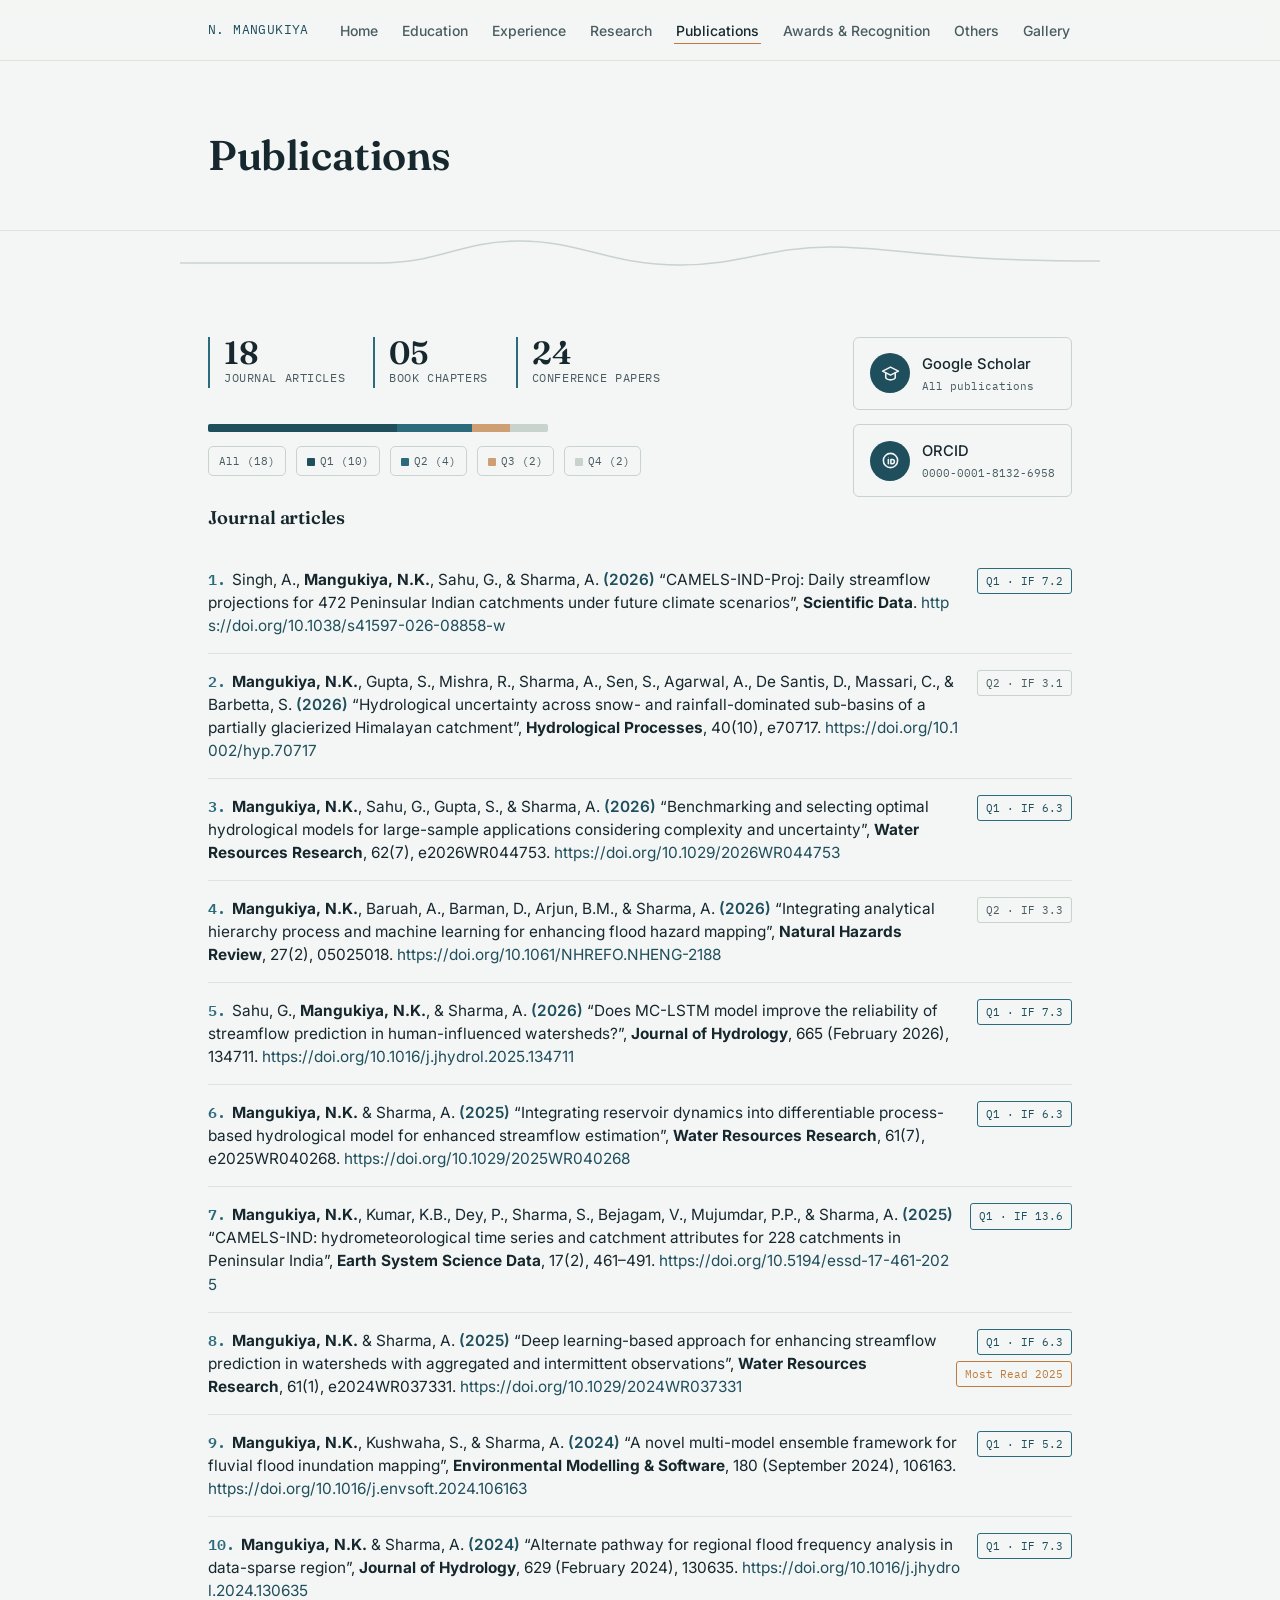
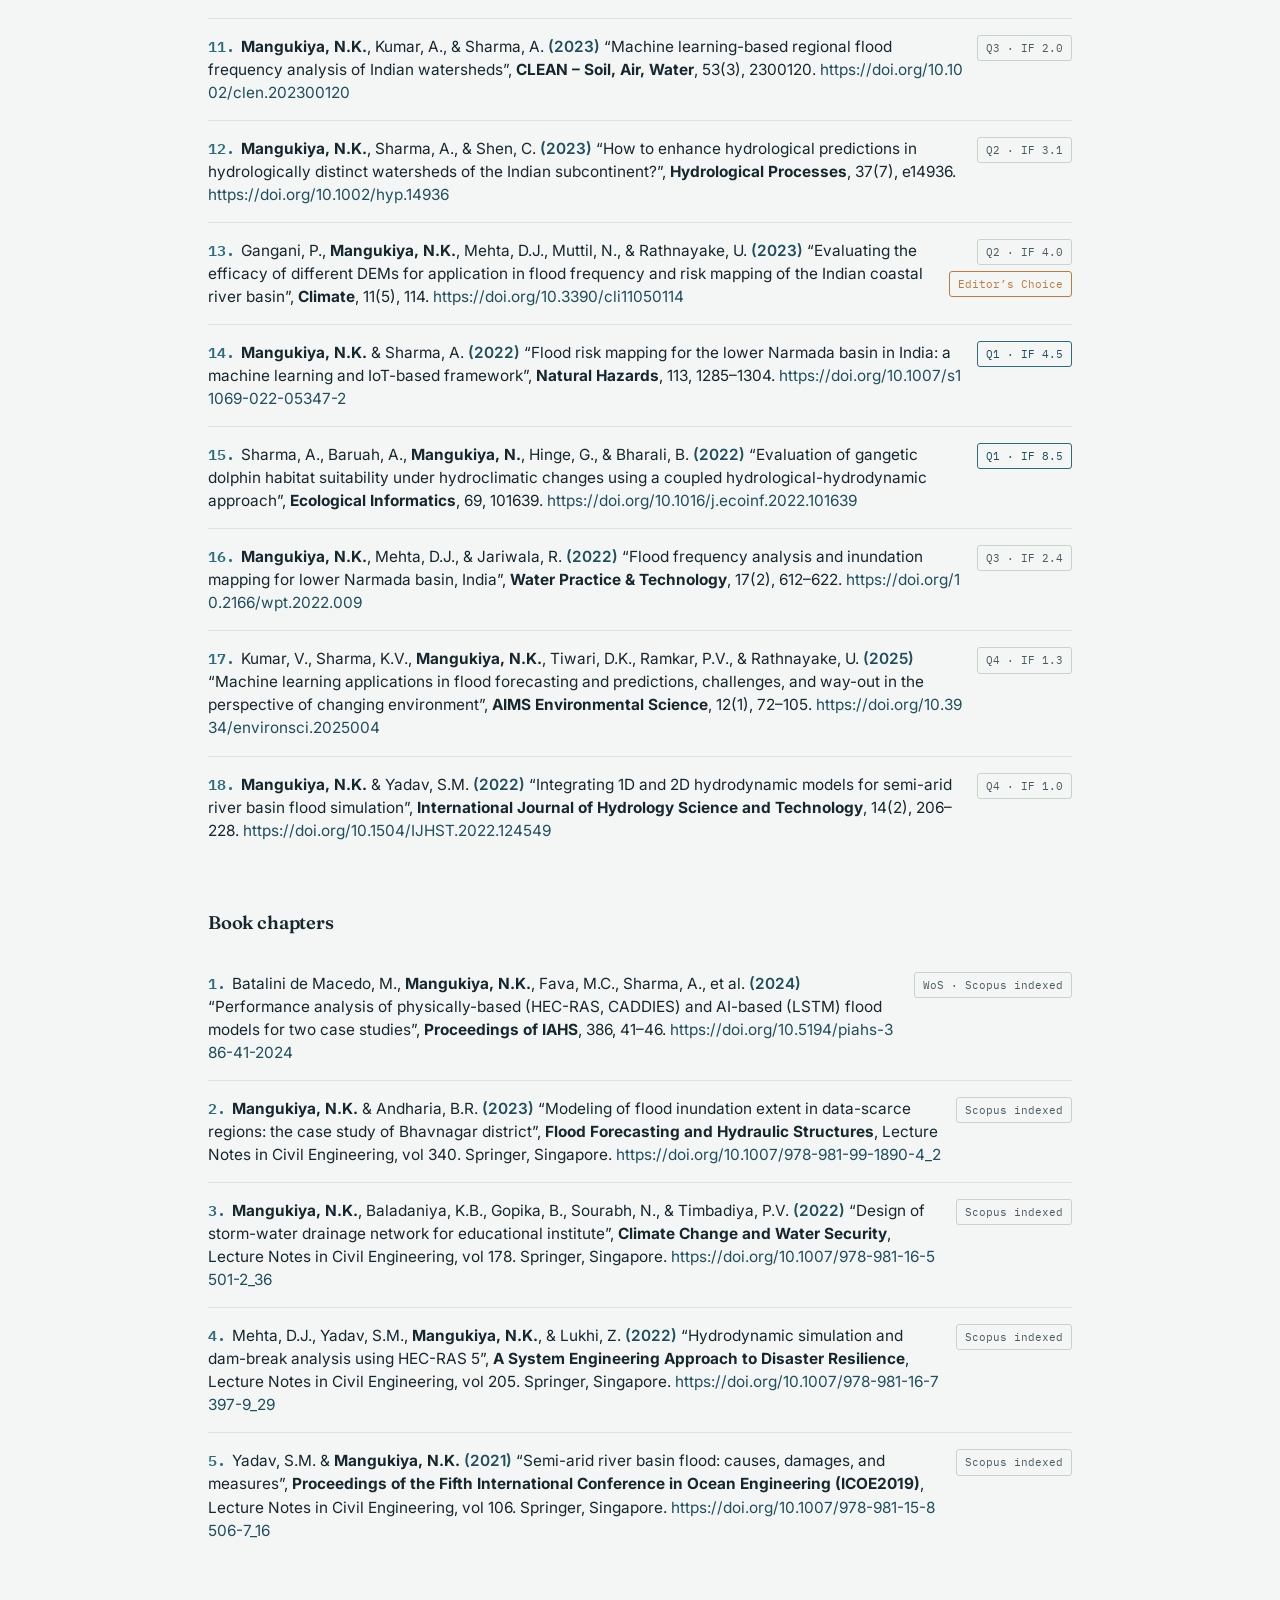
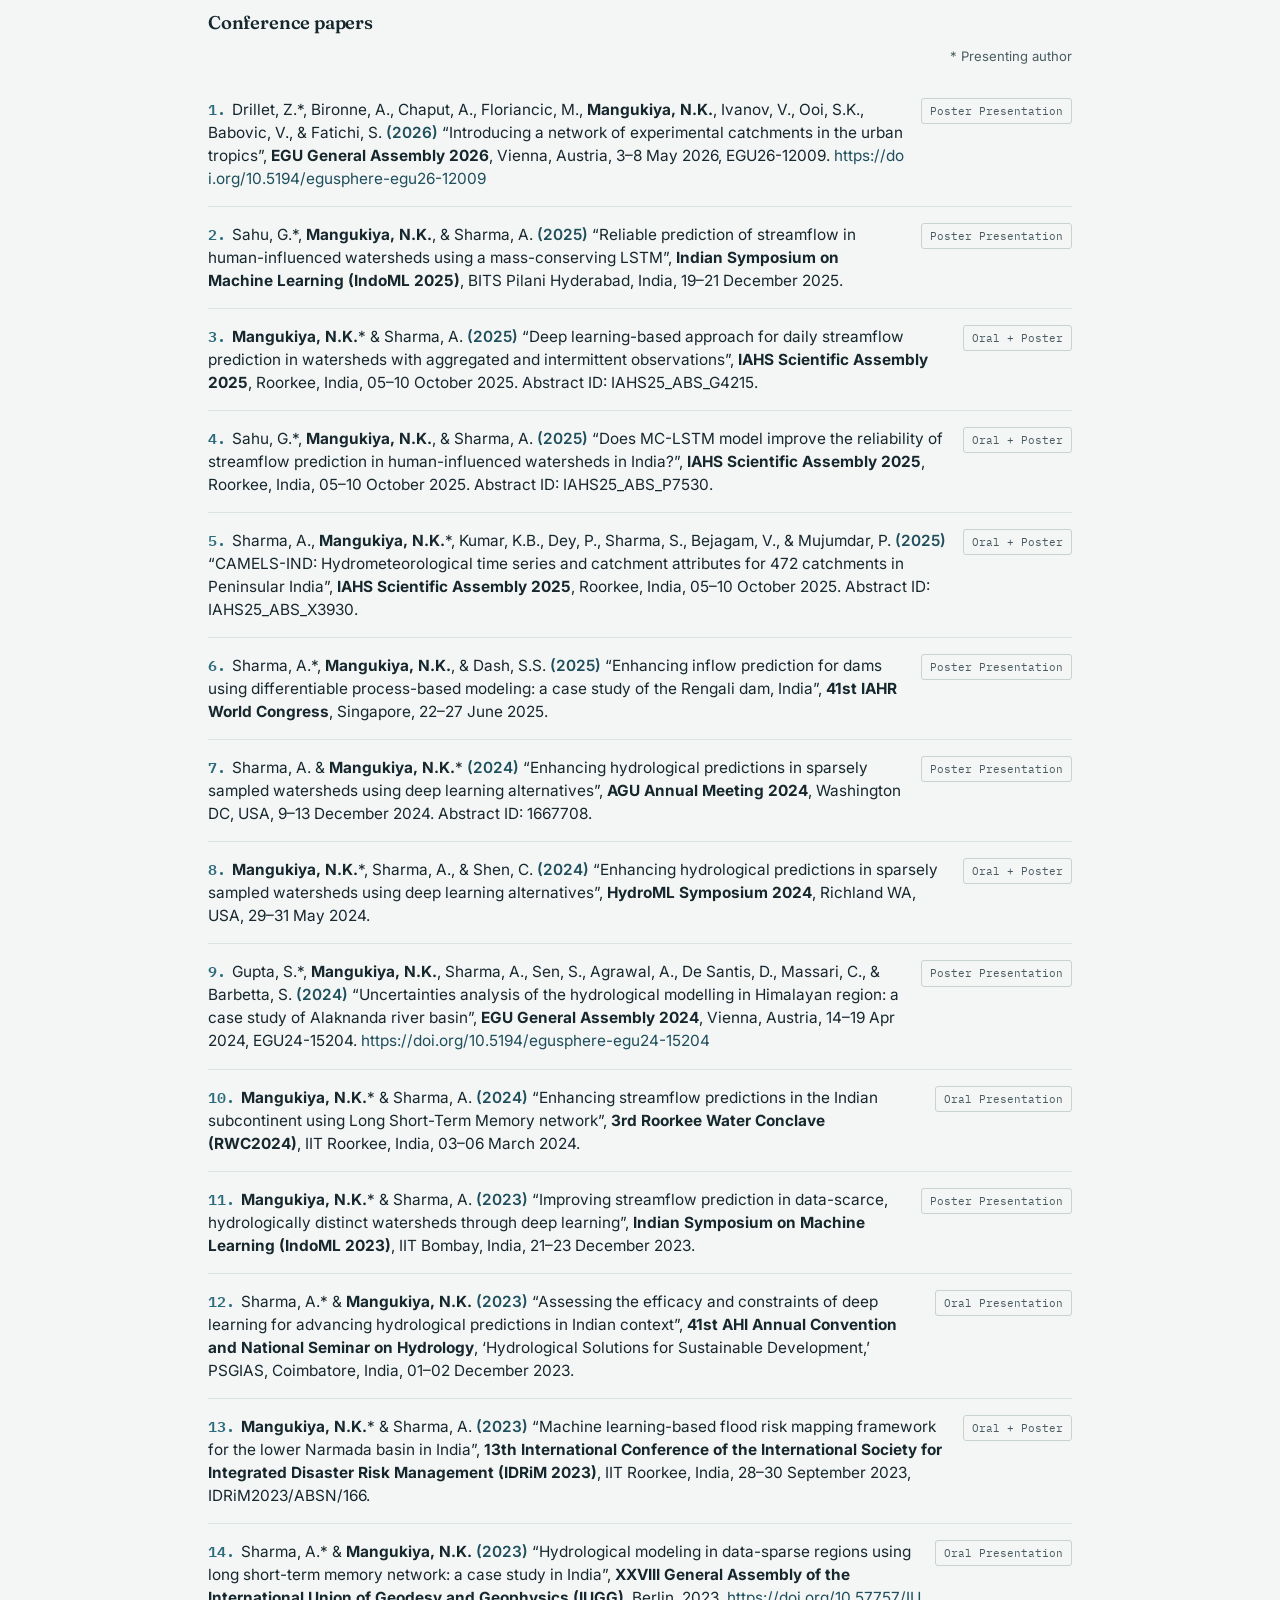
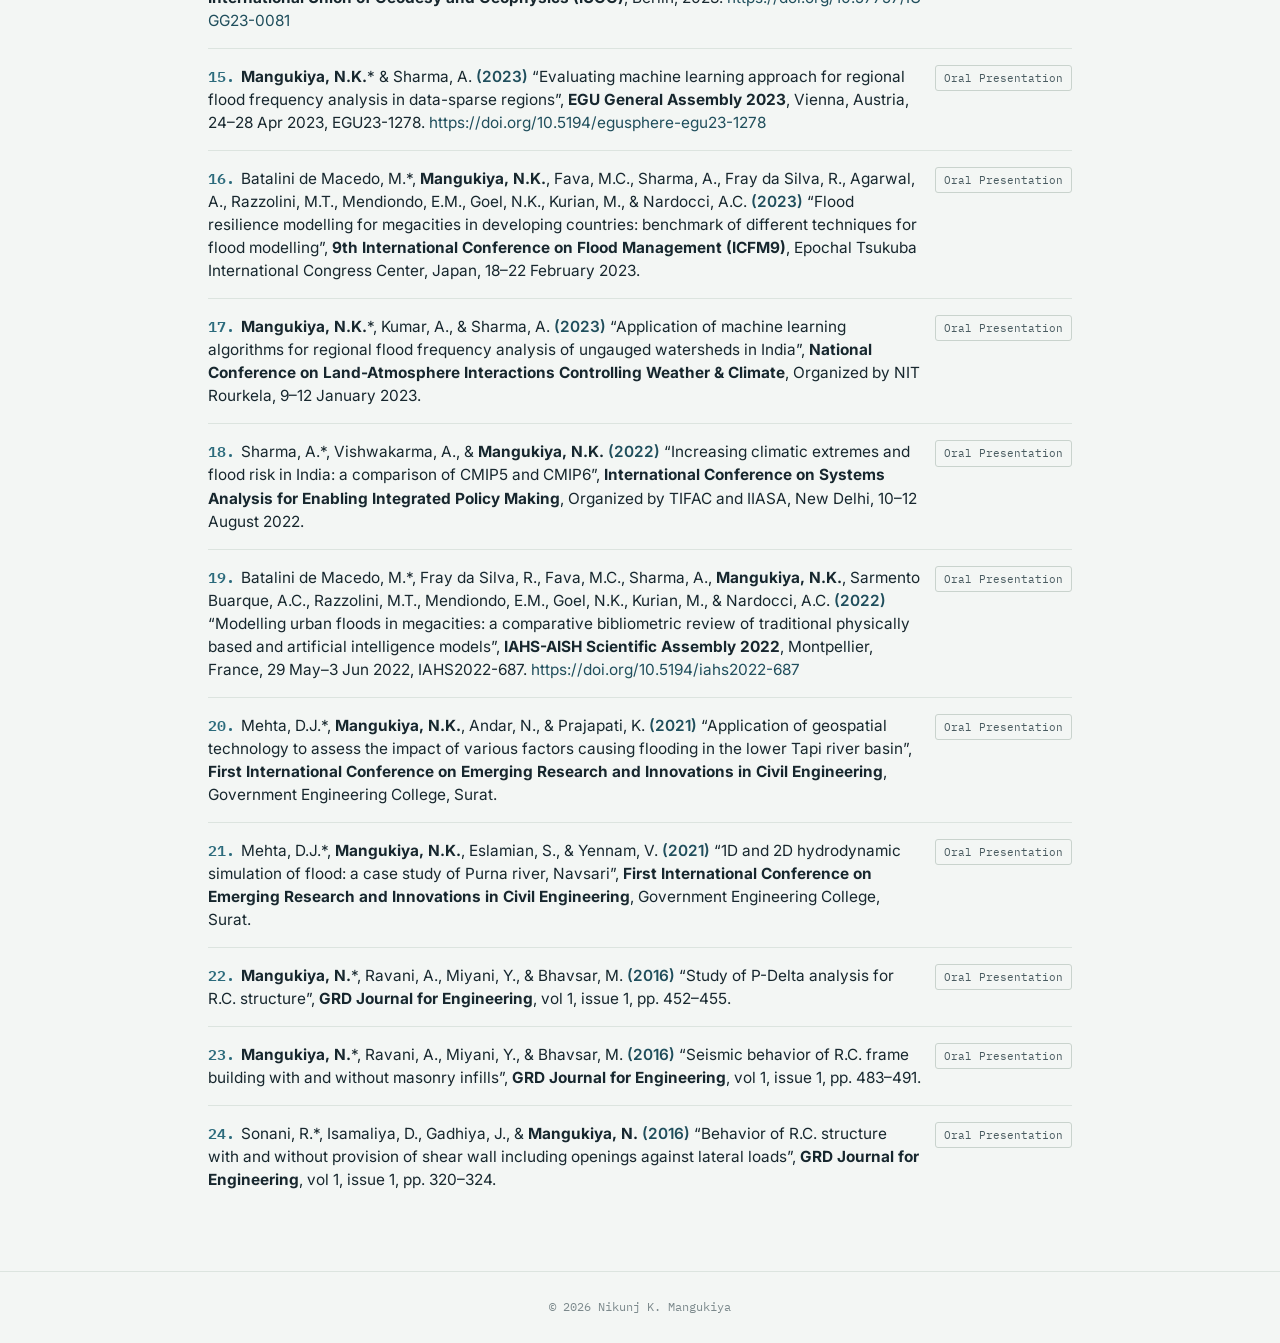
<file: publications.html>
<!DOCTYPE html>
<html lang="en">
<head>
<meta charset="UTF-8">
<meta name="viewport" content="width=device-width, initial-scale=1.0">
<title>Publications — Nikunj K. Mangukiya</title>
<meta name="description" content="Publications of Nikunj K. Mangukiya: journal articles, book chapters, and conference presentations.">
<link rel="preconnect" href="https://fonts.googleapis.com">
<link rel="preconnect" href="https://fonts.gstatic.com" crossorigin>
<link href="https://fonts.googleapis.com/css2?family=Fraunces:opsz,wght@9..144,400;9..144,500;9..144,600;9..144,700&family=Inter:wght@400;500;600&family=IBM+Plex+Mono:wght@400;500&display=swap" rel="stylesheet">
<link rel="stylesheet" href="styles.css">
</head>
<body>
<nav>
  <div class="wrap-wide">
    <a href="index.html" class="brand">N. MANGUKIYA</a>
    <ul>
      <li><a class="navlink" href="index.html">Home</a></li>
<li><a class="navlink" href="education.html">Education</a></li>
<li><a class="navlink" href="experience.html">Experience</a></li>
<li><a class="navlink" href="research.html">Research</a></li>
<li><a class="navlink active" href="publications.html">Publications</a></li>
<li><a class="navlink" href="awards.html">Awards &amp; Recognition</a></li>
<li><a class="navlink" href="others.html">Others</a></li>
<li><a class="navlink" href="gallery.html">Gallery</a></li>

    </ul>
  </div>
</nav>
<header class="page-head">
  <div class="wrap-wide">
    <h1>Publications</h1>
  </div>
</header>
<div class="hydrograph-wrap wrap-wide">
  <svg class="hydrograph" viewBox="0 0 920 34" preserveAspectRatio="none" xmlns="http://www.w3.org/2000/svg">
    <path d="M0,26 L 200,26 C 260,26 280,4 340,4 C 400,4 430,28 500,28 C 560,28 590,10 650,10 C 720,10 750,24 920,24" fill="none" stroke="var(--line)" stroke-width="1.5"/>
  </svg>
</div>

<section>
  <div class="wrap-wide">
    <div class="pub-header-row">
      <div>
        <div class="pub-stats">
          <div class="stat"><div class="num">18</div><div class="label">Journal articles</div></div>
          <div class="stat"><div class="num">05</div><div class="label">Book chapters</div></div>
          <div class="stat"><div class="num">24</div><div class="label">Conference papers</div></div>
        </div>
        <div class="qbar">
          <span class="qseg" data-q="q1" onclick="pubFilter('q1')" style="width:55.56%; background:var(--water-deep);"></span>
          <span class="qseg" data-q="q2" onclick="pubFilter('q2')" style="width:22.22%; background:var(--water);"></span>
          <span class="qseg" data-q="q3" onclick="pubFilter('q3')" style="width:11.11%; background:var(--hazard); opacity:0.7;"></span>
          <span class="qseg" data-q="q4" onclick="pubFilter('q4')" style="width:11.11%; background:var(--line);"></span>
        </div>
        <div class="qbar-legend">
          <span class="qleg" data-q="" onclick="pubFilter('')">All (18)</span>
          <span class="qleg" data-q="q1" onclick="pubFilter('q1')"><i style="background:var(--water-deep);"></i>Q1 (10)</span>
          <span class="qleg" data-q="q2" onclick="pubFilter('q2')"><i style="background:var(--water);"></i>Q2 (4)</span>
          <span class="qleg" data-q="q3" onclick="pubFilter('q3')"><i style="background:var(--hazard); opacity:0.7;"></i>Q3 (2)</span>
          <span class="qleg" data-q="q4" onclick="pubFilter('q4')"><i style="background:var(--line);"></i>Q4 (2)</span>
        </div>
      </div>
      <div class="contact-grid" style="max-width:280px;">
        <a class="contact-card" href="https://scholar.google.com/citations?user=swFldcoAAAAJ&hl=en" target="_blank" rel="noopener">
          <span class="icon"><svg viewBox="0 0 24 24" fill="none" stroke="currentColor" stroke-width="2" stroke-linecap="round" stroke-linejoin="round"><path d="M2 9l10-5 10 5-10 5-10-5z"/><path d="M6 11.5V17c0 1.5 3 3 6 3s6-1.5 6-3v-5.5"/></svg></span>
          <span><span class="label">Google Scholar</span><span class="sub">All publications</span></span>
        </a>
        <a class="contact-card" href="https://orcid.org/0000-0001-8132-6958" target="_blank" rel="noopener">
          <span class="icon"><svg viewBox="0 0 24 24" fill="none" stroke="currentColor" stroke-width="2" stroke-linecap="round" stroke-linejoin="round"><circle cx="12" cy="12" r="9"/><circle cx="9.3" cy="8.5" r="0.6" fill="currentColor" stroke="none"/><line x1="9.3" y1="10.8" x2="9.3" y2="16"/><path d="M12.5 10.8h1.8a2.6 2.6 0 010 5.2h-1.8v-5.2z"/></svg></span>
          <span><span class="label">ORCID</span><span class="sub">0000-0001-8132-6958</span></span>
        </a>
      </div>
    </div>

    <h3 class="sub-title">Journal articles</h3>
    <ul class="pub-list">
      <li data-q="q1">
        <div class="pub-main"><span class="pub-num">1.</span> <span class="cite-authors">Singh, A., <strong>Mangukiya, N.K.</strong>, Sahu, G., &amp; Sharma, A.</span> <span class="yr">(2026)</span> &ldquo;CAMELS-IND-Proj: Daily streamflow projections for 472 Peninsular Indian catchments under future climate scenarios&rdquo;, <strong>Scientific Data</strong>. <a class="doi-link" href="https://doi.org/10.1038/s41597-026-08858-w" target="_blank" rel="noopener">https://doi.org/10.1038/s41597-026-08858-w</a></div>
        <div class="badge-stack"><span class="badge q1">Q1 &middot; IF 7.2</span></div>
      </li>
      <li data-q="q2">
        <div class="pub-main"><span class="pub-num">2.</span> <span class="cite-authors"><strong>Mangukiya, N.K.</strong>, Gupta, S., Mishra, R., Sharma, A., Sen, S., Agarwal, A., De Santis, D., Massari, C., &amp; Barbetta, S.</span> <span class="yr">(2026)</span> &ldquo;Hydrological uncertainty across snow- and rainfall-dominated sub-basins of a partially glacierized Himalayan catchment&rdquo;, <strong>Hydrological Processes</strong>, 40(10), e70717. <a class="doi-link" href="https://doi.org/10.1002/hyp.70717" target="_blank" rel="noopener">https://doi.org/10.1002/hyp.70717</a></div>
        <div class="badge-stack"><span class="badge q2">Q2 &middot; IF 3.1</span></div>
      </li>
      <li data-q="q1">
        <div class="pub-main"><span class="pub-num">3.</span> <span class="cite-authors"><strong>Mangukiya, N.K.</strong>, Sahu, G., Gupta, S., &amp; Sharma, A.</span> <span class="yr">(2026)</span> &ldquo;Benchmarking and selecting optimal hydrological models for large-sample applications considering complexity and uncertainty&rdquo;, <strong>Water Resources Research</strong>, 62(7), e2026WR044753. <a class="doi-link" href="https://doi.org/10.1029/2026WR044753" target="_blank" rel="noopener">https://doi.org/10.1029/2026WR044753</a></div>
        <div class="badge-stack"><span class="badge q1">Q1 &middot; IF 6.3</span></div>
      </li>
      <li data-q="q2">
        <div class="pub-main"><span class="pub-num">4.</span> <span class="cite-authors"><strong>Mangukiya, N.K.</strong>, Baruah, A., Barman, D., Arjun, B.M., &amp; Sharma, A.</span> <span class="yr">(2026)</span> &ldquo;Integrating analytical hierarchy process and machine learning for enhancing flood hazard mapping&rdquo;, <strong>Natural Hazards Review</strong>, 27(2), 05025018. <a class="doi-link" href="https://doi.org/10.1061/NHREFO.NHENG-2188" target="_blank" rel="noopener">https://doi.org/10.1061/NHREFO.NHENG-2188</a></div>
        <div class="badge-stack"><span class="badge q2">Q2 &middot; IF 3.3</span></div>
      </li>
      <li data-q="q1">
        <div class="pub-main"><span class="pub-num">5.</span> <span class="cite-authors">Sahu, G., <strong>Mangukiya, N.K.</strong>, &amp; Sharma, A.</span> <span class="yr">(2026)</span> &ldquo;Does MC-LSTM model improve the reliability of streamflow prediction in human-influenced watersheds?&rdquo;, <strong>Journal of Hydrology</strong>, 665 (February 2026), 134711. <a class="doi-link" href="https://doi.org/10.1016/j.jhydrol.2025.134711" target="_blank" rel="noopener">https://doi.org/10.1016/j.jhydrol.2025.134711</a></div>
        <div class="badge-stack"><span class="badge q1">Q1 &middot; IF 7.3</span></div>
      </li>
      <li data-q="q1">
        <div class="pub-main"><span class="pub-num">6.</span> <span class="cite-authors"><strong>Mangukiya, N.K.</strong> &amp; Sharma, A.</span> <span class="yr">(2025)</span> &ldquo;Integrating reservoir dynamics into differentiable process-based hydrological model for enhanced streamflow estimation&rdquo;, <strong>Water Resources Research</strong>, 61(7), e2025WR040268. <a class="doi-link" href="https://doi.org/10.1029/2025WR040268" target="_blank" rel="noopener">https://doi.org/10.1029/2025WR040268</a></div>
        <div class="badge-stack"><span class="badge q1">Q1 &middot; IF 6.3</span></div>
      </li>
      <li data-q="q1">
        <div class="pub-main"><span class="pub-num">7.</span> <span class="cite-authors"><strong>Mangukiya, N.K.</strong>, Kumar, K.B., Dey, P., Sharma, S., Bejagam, V., Mujumdar, P.P., &amp; Sharma, A.</span> <span class="yr">(2025)</span> &ldquo;CAMELS-IND: hydrometeorological time series and catchment attributes for 228 catchments in Peninsular India&rdquo;, <strong>Earth System Science Data</strong>, 17(2), 461&ndash;491. <a class="doi-link" href="https://doi.org/10.5194/essd-17-461-2025" target="_blank" rel="noopener">https://doi.org/10.5194/essd-17-461-2025</a></div>
        <div class="badge-stack"><span class="badge q1">Q1 &middot; IF 13.6</span></div>
      </li>
      <li data-q="q1">
        <div class="pub-main"><span class="pub-num">8.</span> <span class="cite-authors"><strong>Mangukiya, N.K.</strong> &amp; Sharma, A.</span> <span class="yr">(2025)</span> &ldquo;Deep learning-based approach for enhancing streamflow prediction in watersheds with aggregated and intermittent observations&rdquo;, <strong>Water Resources Research</strong>, 61(1), e2024WR037331. <a class="doi-link" href="https://doi.org/10.1029/2024WR037331" target="_blank" rel="noopener">https://doi.org/10.1029/2024WR037331</a></div>
        <div class="badge-stack"><span class="badge q1">Q1 &middot; IF 6.3</span><span class="badge badge-special">Most Read 2025</span></div>
      </li>
      <li data-q="q1">
        <div class="pub-main"><span class="pub-num">9.</span> <span class="cite-authors"><strong>Mangukiya, N.K.</strong>, Kushwaha, S., &amp; Sharma, A.</span> <span class="yr">(2024)</span> &ldquo;A novel multi-model ensemble framework for fluvial flood inundation mapping&rdquo;, <strong>Environmental Modelling &amp; Software</strong>, 180 (September 2024), 106163. <a class="doi-link" href="https://doi.org/10.1016/j.envsoft.2024.106163" target="_blank" rel="noopener">https://doi.org/10.1016/j.envsoft.2024.106163</a></div>
        <div class="badge-stack"><span class="badge q1">Q1 &middot; IF 5.2</span></div>
      </li>
      <li data-q="q1">
        <div class="pub-main"><span class="pub-num">10.</span> <span class="cite-authors"><strong>Mangukiya, N.K.</strong> &amp; Sharma, A.</span> <span class="yr">(2024)</span> &ldquo;Alternate pathway for regional flood frequency analysis in data-sparse region&rdquo;, <strong>Journal of Hydrology</strong>, 629 (February 2024), 130635. <a class="doi-link" href="https://doi.org/10.1016/j.jhydrol.2024.130635" target="_blank" rel="noopener">https://doi.org/10.1016/j.jhydrol.2024.130635</a></div>
        <div class="badge-stack"><span class="badge q1">Q1 &middot; IF 7.3</span></div>
      </li>
      <li data-q="q3">
        <div class="pub-main"><span class="pub-num">11.</span> <span class="cite-authors"><strong>Mangukiya, N.K.</strong>, Kumar, A., &amp; Sharma, A.</span> <span class="yr">(2023)</span> &ldquo;Machine learning-based regional flood frequency analysis of Indian watersheds&rdquo;, <strong>CLEAN &ndash; Soil, Air, Water</strong>, 53(3), 2300120. <a class="doi-link" href="https://doi.org/10.1002/clen.202300120" target="_blank" rel="noopener">https://doi.org/10.1002/clen.202300120</a></div>
        <div class="badge-stack"><span class="badge q3">Q3 &middot; IF 2.0</span></div>
      </li>
      <li data-q="q2">
        <div class="pub-main"><span class="pub-num">12.</span> <span class="cite-authors"><strong>Mangukiya, N.K.</strong>, Sharma, A., &amp; Shen, C.</span> <span class="yr">(2023)</span> &ldquo;How to enhance hydrological predictions in hydrologically distinct watersheds of the Indian subcontinent?&rdquo;, <strong>Hydrological Processes</strong>, 37(7), e14936. <a class="doi-link" href="https://doi.org/10.1002/hyp.14936" target="_blank" rel="noopener">https://doi.org/10.1002/hyp.14936</a></div>
        <div class="badge-stack"><span class="badge q2">Q2 &middot; IF 3.1</span></div>
      </li>
      <li data-q="q2">
        <div class="pub-main"><span class="pub-num">13.</span> <span class="cite-authors">Gangani, P., <strong>Mangukiya, N.K.</strong>, Mehta, D.J., Muttil, N., &amp; Rathnayake, U.</span> <span class="yr">(2023)</span> &ldquo;Evaluating the efficacy of different DEMs for application in flood frequency and risk mapping of the Indian coastal river basin&rdquo;, <strong>Climate</strong>, 11(5), 114. <a class="doi-link" href="https://doi.org/10.3390/cli11050114" target="_blank" rel="noopener">https://doi.org/10.3390/cli11050114</a></div>
        <div class="badge-stack"><span class="badge q2">Q2 &middot; IF 4.0</span><span class="badge badge-special">Editor&rsquo;s Choice</span></div>
      </li>
      <li data-q="q1">
        <div class="pub-main"><span class="pub-num">14.</span> <span class="cite-authors"><strong>Mangukiya, N.K.</strong> &amp; Sharma, A.</span> <span class="yr">(2022)</span> &ldquo;Flood risk mapping for the lower Narmada basin in India: a machine learning and IoT-based framework&rdquo;, <strong>Natural Hazards</strong>, 113, 1285&ndash;1304. <a class="doi-link" href="https://doi.org/10.1007/s11069-022-05347-2" target="_blank" rel="noopener">https://doi.org/10.1007/s11069-022-05347-2</a></div>
        <div class="badge-stack"><span class="badge q1">Q1 &middot; IF 4.5</span></div>
      </li>
      <li data-q="q1">
        <div class="pub-main"><span class="pub-num">15.</span> <span class="cite-authors">Sharma, A., Baruah, A., <strong>Mangukiya, N.</strong>, Hinge, G., &amp; Bharali, B.</span> <span class="yr">(2022)</span> &ldquo;Evaluation of gangetic dolphin habitat suitability under hydroclimatic changes using a coupled hydrological-hydrodynamic approach&rdquo;, <strong>Ecological Informatics</strong>, 69, 101639. <a class="doi-link" href="https://doi.org/10.1016/j.ecoinf.2022.101639" target="_blank" rel="noopener">https://doi.org/10.1016/j.ecoinf.2022.101639</a></div>
        <div class="badge-stack"><span class="badge q1">Q1 &middot; IF 8.5</span></div>
      </li>
      <li data-q="q3">
        <div class="pub-main"><span class="pub-num">16.</span> <span class="cite-authors"><strong>Mangukiya, N.K.</strong>, Mehta, D.J., &amp; Jariwala, R.</span> <span class="yr">(2022)</span> &ldquo;Flood frequency analysis and inundation mapping for lower Narmada basin, India&rdquo;, <strong>Water Practice &amp; Technology</strong>, 17(2), 612&ndash;622. <a class="doi-link" href="https://doi.org/10.2166/wpt.2022.009" target="_blank" rel="noopener">https://doi.org/10.2166/wpt.2022.009</a></div>
        <div class="badge-stack"><span class="badge q3">Q3 &middot; IF 2.4</span></div>
      </li>
      <li data-q="q4">
        <div class="pub-main"><span class="pub-num">17.</span> <span class="cite-authors">Kumar, V., Sharma, K.V., <strong>Mangukiya, N.K.</strong>, Tiwari, D.K., Ramkar, P.V., &amp; Rathnayake, U.</span> <span class="yr">(2025)</span> &ldquo;Machine learning applications in flood forecasting and predictions, challenges, and way-out in the perspective of changing environment&rdquo;, <strong>AIMS Environmental Science</strong>, 12(1), 72&ndash;105. <a class="doi-link" href="https://doi.org/10.3934/environsci.2025004" target="_blank" rel="noopener">https://doi.org/10.3934/environsci.2025004</a></div>
        <div class="badge-stack"><span class="badge q4">Q4 &middot; IF 1.3</span></div>
      </li>
      <li data-q="q4">
        <div class="pub-main"><span class="pub-num">18.</span> <span class="cite-authors"><strong>Mangukiya, N.K.</strong> &amp; Yadav, S.M.</span> <span class="yr">(2022)</span> &ldquo;Integrating 1D and 2D hydrodynamic models for semi-arid river basin flood simulation&rdquo;, <strong>International Journal of Hydrology Science and Technology</strong>, 14(2), 206&ndash;228. <a class="doi-link" href="https://doi.org/10.1504/IJHST.2022.124549" target="_blank" rel="noopener">https://doi.org/10.1504/IJHST.2022.124549</a></div>
        <div class="badge-stack"><span class="badge q4">Q4 &middot; IF 1.0</span></div>
      </li>
    </ul>

    <h3 class="sub-title">Book chapters</h3>
    <ul class="pub-list">
      <li>
        <div class="pub-main"><span class="pub-num">1.</span> <span class="cite-authors">Batalini de Macedo, M., <strong>Mangukiya, N.K.</strong>, Fava, M.C., Sharma, A., et al.</span> <span class="yr">(2024)</span> &ldquo;Performance analysis of physically-based (HEC-RAS, CADDIES) and AI-based (LSTM) flood models for two case studies&rdquo;, <strong>Proceedings of IAHS</strong>, 386, 41&ndash;46. <a class="doi-link" href="https://doi.org/10.5194/piahs-386-41-2024" target="_blank" rel="noopener">https://doi.org/10.5194/piahs-386-41-2024</a></div>
        <div class="badge-stack"><span class="badge">WoS &middot; Scopus indexed</span></div>
      </li>
      <li>
        <div class="pub-main"><span class="pub-num">2.</span> <span class="cite-authors"><strong>Mangukiya, N.K.</strong> &amp; Andharia, B.R.</span> <span class="yr">(2023)</span> &ldquo;Modeling of flood inundation extent in data-scarce regions: the case study of Bhavnagar district&rdquo;, <strong>Flood Forecasting and Hydraulic Structures</strong>, Lecture Notes in Civil Engineering, vol 340. Springer, Singapore. <a class="doi-link" href="https://doi.org/10.1007/978-981-99-1890-4_2" target="_blank" rel="noopener">https://doi.org/10.1007/978-981-99-1890-4_2</a></div>
        <div class="badge-stack"><span class="badge">Scopus indexed</span></div>
      </li>
      <li>
        <div class="pub-main"><span class="pub-num">3.</span> <span class="cite-authors"><strong>Mangukiya, N.K.</strong>, Baladaniya, K.B., Gopika, B., Sourabh, N., &amp; Timbadiya, P.V.</span> <span class="yr">(2022)</span> &ldquo;Design of storm-water drainage network for educational institute&rdquo;, <strong>Climate Change and Water Security</strong>, Lecture Notes in Civil Engineering, vol 178. Springer, Singapore. <a class="doi-link" href="https://doi.org/10.1007/978-981-16-5501-2_36" target="_blank" rel="noopener">https://doi.org/10.1007/978-981-16-5501-2_36</a></div>
        <div class="badge-stack"><span class="badge">Scopus indexed</span></div>
      </li>
      <li>
        <div class="pub-main"><span class="pub-num">4.</span> <span class="cite-authors">Mehta, D.J., Yadav, S.M., <strong>Mangukiya, N.K.</strong>, &amp; Lukhi, Z.</span> <span class="yr">(2022)</span> &ldquo;Hydrodynamic simulation and dam-break analysis using HEC-RAS 5&rdquo;, <strong>A System Engineering Approach to Disaster Resilience</strong>, Lecture Notes in Civil Engineering, vol 205. Springer, Singapore. <a class="doi-link" href="https://doi.org/10.1007/978-981-16-7397-9_29" target="_blank" rel="noopener">https://doi.org/10.1007/978-981-16-7397-9_29</a></div>
        <div class="badge-stack"><span class="badge">Scopus indexed</span></div>
      </li>
      <li>
        <div class="pub-main"><span class="pub-num">5.</span> <span class="cite-authors">Yadav, S.M. &amp; <strong>Mangukiya, N.K.</strong></span> <span class="yr">(2021)</span> &ldquo;Semi-arid river basin flood: causes, damages, and measures&rdquo;, <strong>Proceedings of the Fifth International Conference in Ocean Engineering (ICOE2019)</strong>, Lecture Notes in Civil Engineering, vol 106. Springer, Singapore. <a class="doi-link" href="https://doi.org/10.1007/978-981-15-8506-7_16" target="_blank" rel="noopener">https://doi.org/10.1007/978-981-15-8506-7_16</a></div>
        <div class="badge-stack"><span class="badge">Scopus indexed</span></div>
      </li>
    </ul>

    <h3 class="sub-title">Conference papers</h3>
    <p style="text-align:right; font-size:0.82rem; color:var(--ink-soft); margin-top:-10px; margin-bottom:14px;">* Presenting author</p>
    <ul class="pub-list">
      <li>
        <div class="pub-main"><span class="pub-num">1.</span> <span class="cite-authors">Drillet, Z.*, Bironne, A., Chaput, A., Floriancic, M., <strong>Mangukiya, N.K.</strong>, Ivanov, V., Ooi, S.K., Babovic, V., &amp; Fatichi, S.</span> <span class="yr">(2026)</span> &ldquo;Introducing a network of experimental catchments in the urban tropics&rdquo;, <strong>EGU General Assembly 2026</strong>, Vienna, Austria, 3&ndash;8 May 2026, EGU26-12009. <a class="doi-link" href="https://doi.org/10.5194/egusphere-egu26-12009" target="_blank" rel="noopener">https://doi.org/10.5194/egusphere-egu26-12009</a></div>
        <div class="badge-stack"><span class="badge">Poster Presentation</span></div>
      </li>
      <li>
        <div class="pub-main"><span class="pub-num">2.</span> <span class="cite-authors">Sahu, G.*, <strong>Mangukiya, N.K.</strong>, &amp; Sharma, A.</span> <span class="yr">(2025)</span> &ldquo;Reliable prediction of streamflow in human-influenced watersheds using a mass-conserving LSTM&rdquo;, <strong>Indian Symposium on Machine Learning (IndoML 2025)</strong>, BITS Pilani Hyderabad, India, 19&ndash;21 December 2025.</div>
        <div class="badge-stack"><span class="badge">Poster Presentation</span></div>
      </li>
      <li>
        <div class="pub-main"><span class="pub-num">3.</span> <span class="cite-authors"><strong>Mangukiya, N.K.</strong>* &amp; Sharma, A.</span> <span class="yr">(2025)</span> &ldquo;Deep learning-based approach for daily streamflow prediction in watersheds with aggregated and intermittent observations&rdquo;, <strong>IAHS Scientific Assembly 2025</strong>, Roorkee, India, 05&ndash;10 October 2025. Abstract ID: IAHS25_ABS_G4215.</div>
        <div class="badge-stack"><span class="badge">Oral + Poster</span></div>
      </li>
      <li>
        <div class="pub-main"><span class="pub-num">4.</span> <span class="cite-authors">Sahu, G.*, <strong>Mangukiya, N.K.</strong>, &amp; Sharma, A.</span> <span class="yr">(2025)</span> &ldquo;Does MC-LSTM model improve the reliability of streamflow prediction in human-influenced watersheds in India?&rdquo;, <strong>IAHS Scientific Assembly 2025</strong>, Roorkee, India, 05&ndash;10 October 2025. Abstract ID: IAHS25_ABS_P7530.</div>
        <div class="badge-stack"><span class="badge">Oral + Poster</span></div>
      </li>
      <li>
        <div class="pub-main"><span class="pub-num">5.</span> <span class="cite-authors">Sharma, A., <strong>Mangukiya, N.K.</strong>*, Kumar, K.B., Dey, P., Sharma, S., Bejagam, V., &amp; Mujumdar, P.</span> <span class="yr">(2025)</span> &ldquo;CAMELS-IND: Hydrometeorological time series and catchment attributes for 472 catchments in Peninsular India&rdquo;, <strong>IAHS Scientific Assembly 2025</strong>, Roorkee, India, 05&ndash;10 October 2025. Abstract ID: IAHS25_ABS_X3930.</div>
        <div class="badge-stack"><span class="badge">Oral + Poster</span></div>
      </li>
      <li>
        <div class="pub-main"><span class="pub-num">6.</span> <span class="cite-authors">Sharma, A.*, <strong>Mangukiya, N.K.</strong>, &amp; Dash, S.S.</span> <span class="yr">(2025)</span> &ldquo;Enhancing inflow prediction for dams using differentiable process-based modeling: a case study of the Rengali dam, India&rdquo;, <strong>41st IAHR World Congress</strong>, Singapore, 22&ndash;27 June 2025.</div>
        <div class="badge-stack"><span class="badge">Poster Presentation</span></div>
      </li>
      <li>
        <div class="pub-main"><span class="pub-num">7.</span> <span class="cite-authors">Sharma, A. &amp; <strong>Mangukiya, N.K.</strong>*</span> <span class="yr">(2024)</span> &ldquo;Enhancing hydrological predictions in sparsely sampled watersheds using deep learning alternatives&rdquo;, <strong>AGU Annual Meeting 2024</strong>, Washington DC, USA, 9&ndash;13 December 2024. Abstract ID: 1667708.</div>
        <div class="badge-stack"><span class="badge">Poster Presentation</span></div>
      </li>
      <li>
        <div class="pub-main"><span class="pub-num">8.</span> <span class="cite-authors"><strong>Mangukiya, N.K.</strong>*, Sharma, A., &amp; Shen, C.</span> <span class="yr">(2024)</span> &ldquo;Enhancing hydrological predictions in sparsely sampled watersheds using deep learning alternatives&rdquo;, <strong>HydroML Symposium 2024</strong>, Richland WA, USA, 29&ndash;31 May 2024.</div>
        <div class="badge-stack"><span class="badge">Oral + Poster</span></div>
      </li>
      <li>
        <div class="pub-main"><span class="pub-num">9.</span> <span class="cite-authors">Gupta, S.*, <strong>Mangukiya, N.K.</strong>, Sharma, A., Sen, S., Agrawal, A., De Santis, D., Massari, C., &amp; Barbetta, S.</span> <span class="yr">(2024)</span> &ldquo;Uncertainties analysis of the hydrological modelling in Himalayan region: a case study of Alaknanda river basin&rdquo;, <strong>EGU General Assembly 2024</strong>, Vienna, Austria, 14&ndash;19 Apr 2024, EGU24-15204. <a class="doi-link" href="https://doi.org/10.5194/egusphere-egu24-15204" target="_blank" rel="noopener">https://doi.org/10.5194/egusphere-egu24-15204</a></div>
        <div class="badge-stack"><span class="badge">Poster Presentation</span></div>
      </li>
      <li>
        <div class="pub-main"><span class="pub-num">10.</span> <span class="cite-authors"><strong>Mangukiya, N.K.</strong>* &amp; Sharma, A.</span> <span class="yr">(2024)</span> &ldquo;Enhancing streamflow predictions in the Indian subcontinent using Long Short-Term Memory network&rdquo;, <strong>3rd Roorkee Water Conclave (RWC2024)</strong>, IIT Roorkee, India, 03&ndash;06 March 2024.</div>
        <div class="badge-stack"><span class="badge">Oral Presentation</span></div>
      </li>
      <li>
        <div class="pub-main"><span class="pub-num">11.</span> <span class="cite-authors"><strong>Mangukiya, N.K.</strong>* &amp; Sharma, A.</span> <span class="yr">(2023)</span> &ldquo;Improving streamflow prediction in data-scarce, hydrologically distinct watersheds through deep learning&rdquo;, <strong>Indian Symposium on Machine Learning (IndoML 2023)</strong>, IIT Bombay, India, 21&ndash;23 December 2023.</div>
        <div class="badge-stack"><span class="badge">Poster Presentation</span></div>
      </li>
      <li>
        <div class="pub-main"><span class="pub-num">12.</span> <span class="cite-authors">Sharma, A.* &amp; <strong>Mangukiya, N.K.</strong></span> <span class="yr">(2023)</span> &ldquo;Assessing the efficacy and constraints of deep learning for advancing hydrological predictions in Indian context&rdquo;, <strong>41st AHI Annual Convention and National Seminar on Hydrology</strong>, &lsquo;Hydrological Solutions for Sustainable Development,&rsquo; PSGIAS, Coimbatore, India, 01&ndash;02 December 2023.</div>
        <div class="badge-stack"><span class="badge">Oral Presentation</span></div>
      </li>
      <li>
        <div class="pub-main"><span class="pub-num">13.</span> <span class="cite-authors"><strong>Mangukiya, N.K.</strong>* &amp; Sharma, A.</span> <span class="yr">(2023)</span> &ldquo;Machine learning-based flood risk mapping framework for the lower Narmada basin in India&rdquo;, <strong>13th International Conference of the International Society for Integrated Disaster Risk Management (IDRiM 2023)</strong>, IIT Roorkee, India, 28&ndash;30 September 2023, IDRiM2023/ABSN/166.</div>
        <div class="badge-stack"><span class="badge">Oral + Poster</span></div>
      </li>
      <li>
        <div class="pub-main"><span class="pub-num">14.</span> <span class="cite-authors">Sharma, A.* &amp; <strong>Mangukiya, N.K.</strong></span> <span class="yr">(2023)</span> &ldquo;Hydrological modeling in data-sparse regions using long short-term memory network: a case study in India&rdquo;, <strong>XXVIII General Assembly of the International Union of Geodesy and Geophysics (IUGG)</strong>, Berlin, 2023. <a class="doi-link" href="https://doi.org/10.57757/IUGG23-0081" target="_blank" rel="noopener">https://doi.org/10.57757/IUGG23-0081</a></div>
        <div class="badge-stack"><span class="badge">Oral Presentation</span></div>
      </li>
      <li>
        <div class="pub-main"><span class="pub-num">15.</span> <span class="cite-authors"><strong>Mangukiya, N.K.</strong>* &amp; Sharma, A.</span> <span class="yr">(2023)</span> &ldquo;Evaluating machine learning approach for regional flood frequency analysis in data-sparse regions&rdquo;, <strong>EGU General Assembly 2023</strong>, Vienna, Austria, 24&ndash;28 Apr 2023, EGU23-1278. <a class="doi-link" href="https://doi.org/10.5194/egusphere-egu23-1278" target="_blank" rel="noopener">https://doi.org/10.5194/egusphere-egu23-1278</a></div>
        <div class="badge-stack"><span class="badge">Oral Presentation</span></div>
      </li>
      <li>
        <div class="pub-main"><span class="pub-num">16.</span> <span class="cite-authors">Batalini de Macedo, M.*, <strong>Mangukiya, N.K.</strong>, Fava, M.C., Sharma, A., Fray da Silva, R., Agarwal, A., Razzolini, M.T., Mendiondo, E.M., Goel, N.K., Kurian, M., &amp; Nardocci, A.C.</span> <span class="yr">(2023)</span> &ldquo;Flood resilience modelling for megacities in developing countries: benchmark of different techniques for flood modelling&rdquo;, <strong>9th International Conference on Flood Management (ICFM9)</strong>, Epochal Tsukuba International Congress Center, Japan, 18&ndash;22 February 2023.</div>
        <div class="badge-stack"><span class="badge">Oral Presentation</span></div>
      </li>
      <li>
        <div class="pub-main"><span class="pub-num">17.</span> <span class="cite-authors"><strong>Mangukiya, N.K.</strong>*, Kumar, A., &amp; Sharma, A.</span> <span class="yr">(2023)</span> &ldquo;Application of machine learning algorithms for regional flood frequency analysis of ungauged watersheds in India&rdquo;, <strong>National Conference on Land-Atmosphere Interactions Controlling Weather &amp; Climate</strong>, Organized by NIT Rourkela, 9&ndash;12 January 2023.</div>
        <div class="badge-stack"><span class="badge">Oral Presentation</span></div>
      </li>
      <li>
        <div class="pub-main"><span class="pub-num">18.</span> <span class="cite-authors">Sharma, A.*, Vishwakarma, A., &amp; <strong>Mangukiya, N.K.</strong></span> <span class="yr">(2022)</span> &ldquo;Increasing climatic extremes and flood risk in India: a comparison of CMIP5 and CMIP6&rdquo;, <strong>International Conference on Systems Analysis for Enabling Integrated Policy Making</strong>, Organized by TIFAC and IIASA, New Delhi, 10&ndash;12 August 2022.</div>
        <div class="badge-stack"><span class="badge">Oral Presentation</span></div>
      </li>
      <li>
        <div class="pub-main"><span class="pub-num">19.</span> <span class="cite-authors">Batalini de Macedo, M.*, Fray da Silva, R., Fava, M.C., Sharma, A., <strong>Mangukiya, N.K.</strong>, Sarmento Buarque, A.C., Razzolini, M.T., Mendiondo, E.M., Goel, N.K., Kurian, M., &amp; Nardocci, A.C.</span> <span class="yr">(2022)</span> &ldquo;Modelling urban floods in megacities: a comparative bibliometric review of traditional physically based and artificial intelligence models&rdquo;, <strong>IAHS-AISH Scientific Assembly 2022</strong>, Montpellier, France, 29 May&ndash;3 Jun 2022, IAHS2022-687. <a class="doi-link" href="https://doi.org/10.5194/iahs2022-687" target="_blank" rel="noopener">https://doi.org/10.5194/iahs2022-687</a></div>
        <div class="badge-stack"><span class="badge">Oral Presentation</span></div>
      </li>
      <li>
        <div class="pub-main"><span class="pub-num">20.</span> <span class="cite-authors">Mehta, D.J.*, <strong>Mangukiya, N.K.</strong>, Andar, N., &amp; Prajapati, K.</span> <span class="yr">(2021)</span> &ldquo;Application of geospatial technology to assess the impact of various factors causing flooding in the lower Tapi river basin&rdquo;, <strong>First International Conference on Emerging Research and Innovations in Civil Engineering</strong>, Government Engineering College, Surat.</div>
        <div class="badge-stack"><span class="badge">Oral Presentation</span></div>
      </li>
      <li>
        <div class="pub-main"><span class="pub-num">21.</span> <span class="cite-authors">Mehta, D.J.*, <strong>Mangukiya, N.K.</strong>, Eslamian, S., &amp; Yennam, V.</span> <span class="yr">(2021)</span> &ldquo;1D and 2D hydrodynamic simulation of flood: a case study of Purna river, Navsari&rdquo;, <strong>First International Conference on Emerging Research and Innovations in Civil Engineering</strong>, Government Engineering College, Surat.</div>
        <div class="badge-stack"><span class="badge">Oral Presentation</span></div>
      </li>
      <li>
        <div class="pub-main"><span class="pub-num">22.</span> <span class="cite-authors"><strong>Mangukiya, N.</strong>*, Ravani, A., Miyani, Y., &amp; Bhavsar, M.</span> <span class="yr">(2016)</span> &ldquo;Study of P-Delta analysis for R.C. structure&rdquo;, <strong>GRD Journal for Engineering</strong>, vol 1, issue 1, pp. 452&ndash;455.</div>
        <div class="badge-stack"><span class="badge">Oral Presentation</span></div>
      </li>
      <li>
        <div class="pub-main"><span class="pub-num">23.</span> <span class="cite-authors"><strong>Mangukiya, N.</strong>*, Ravani, A., Miyani, Y., &amp; Bhavsar, M.</span> <span class="yr">(2016)</span> &ldquo;Seismic behavior of R.C. frame building with and without masonry infills&rdquo;, <strong>GRD Journal for Engineering</strong>, vol 1, issue 1, pp. 483&ndash;491.</div>
        <div class="badge-stack"><span class="badge">Oral Presentation</span></div>
      </li>
      <li>
        <div class="pub-main"><span class="pub-num">24.</span> <span class="cite-authors">Sonani, R.*, Isamaliya, D., Gadhiya, J., &amp; <strong>Mangukiya, N.</strong></span> <span class="yr">(2016)</span> &ldquo;Behavior of R.C. structure with and without provision of shear wall including openings against lateral loads&rdquo;, <strong>GRD Journal for Engineering</strong>, vol 1, issue 1, pp. 320&ndash;324.</div>
        <div class="badge-stack"><span class="badge">Oral Presentation</span></div>
      </li>
    </ul>
  </div>
</section>
<script>
function pubFilter(q){
  var items = document.querySelectorAll('.pub-list li[data-q]');
  var segs = document.querySelectorAll('.qseg');
  var legs = document.querySelectorAll('.qleg');
  var current = document.body.getAttribute('data-pub-filter') || '';
  var next = (q !== '' && current === q) ? '' : q;
  document.body.setAttribute('data-pub-filter', next);
  items.forEach(function(li){
    li.style.display = (!next || li.dataset.q === next) ? '' : 'none';
  });
  segs.forEach(function(s){ s.classList.toggle('active', next !== '' && s.dataset.q === next); });
  legs.forEach(function(s){
    if(s.dataset.q === ''){ s.classList.toggle('active', next === ''); }
    else{ s.classList.toggle('active', next !== '' && s.dataset.q === next); }
  });
}
</script>
<footer class="site-footer">
  <div class="wrap-wide copyright">&copy; <span id="year"></span> Nikunj K. Mangukiya</div>
</footer>
<script>document.getElementById('year').textContent = new Date().getFullYear();</script>
</body>
</html>
</file>
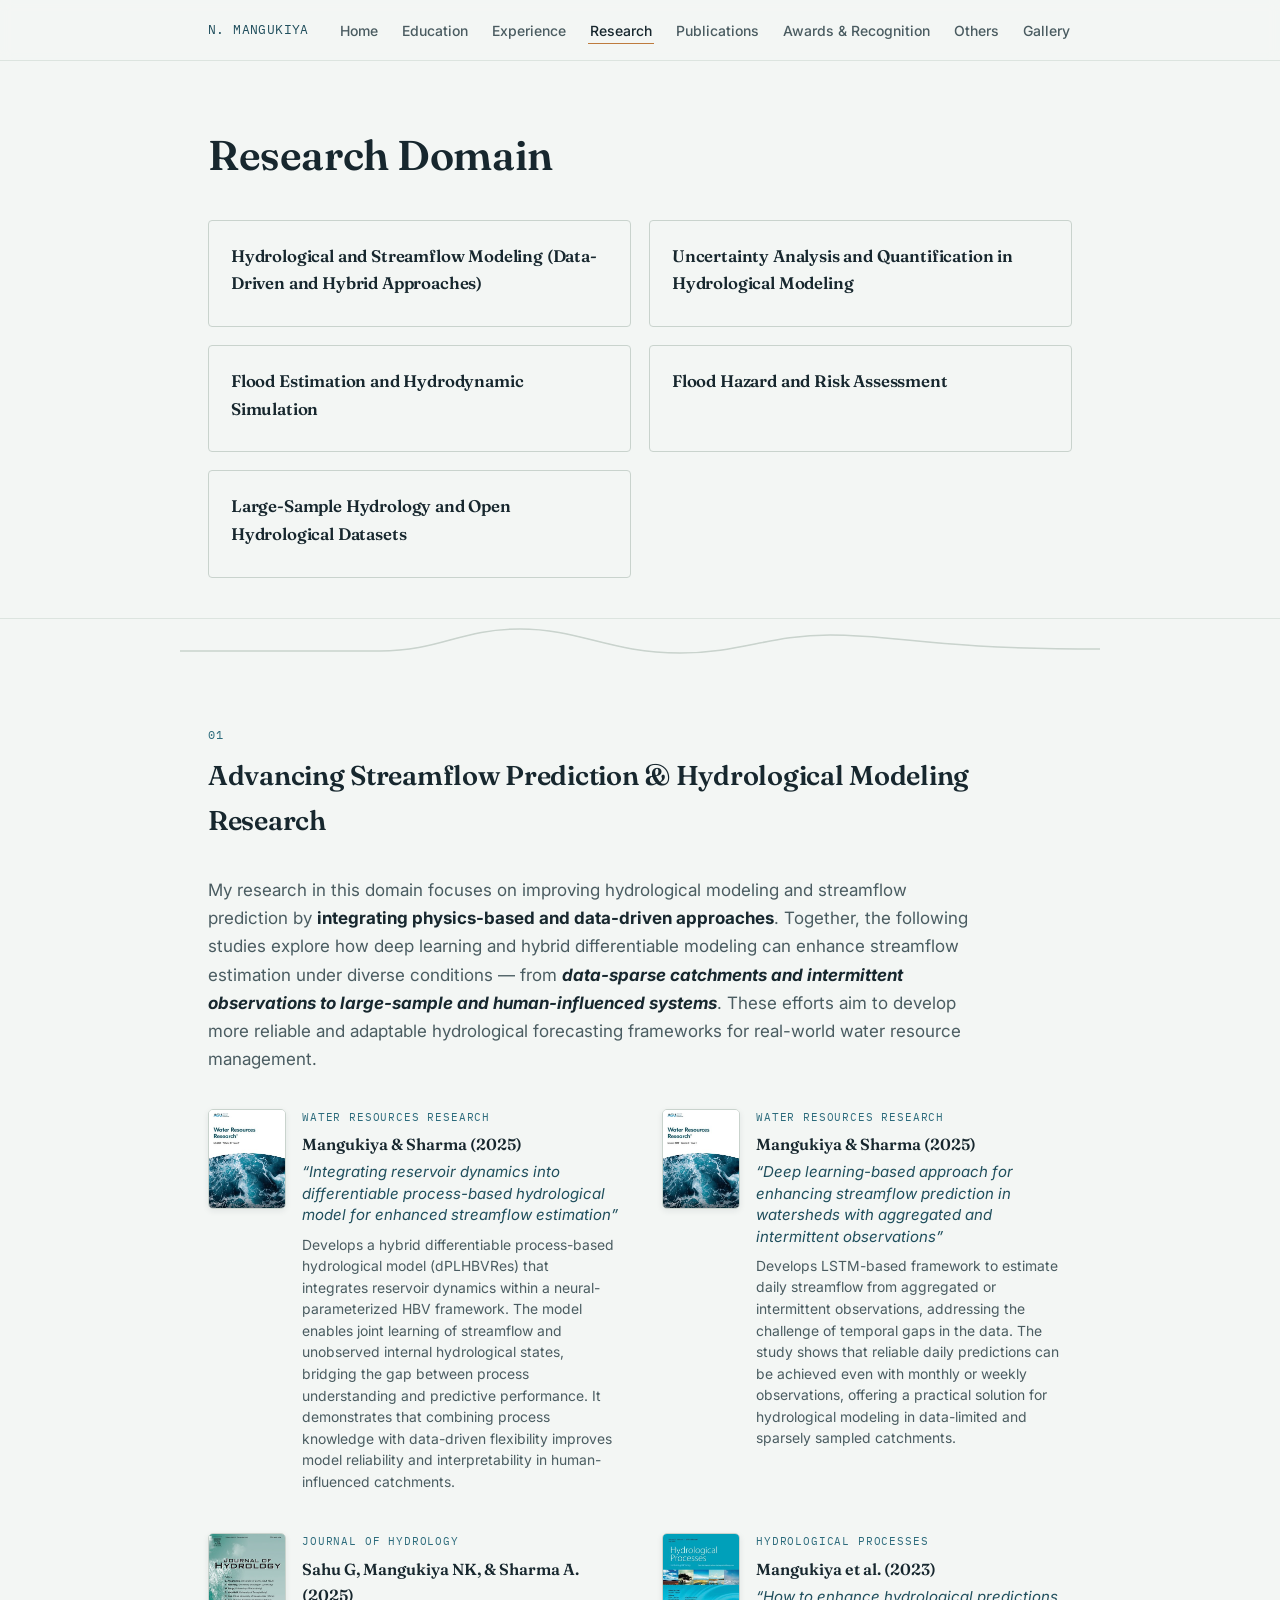
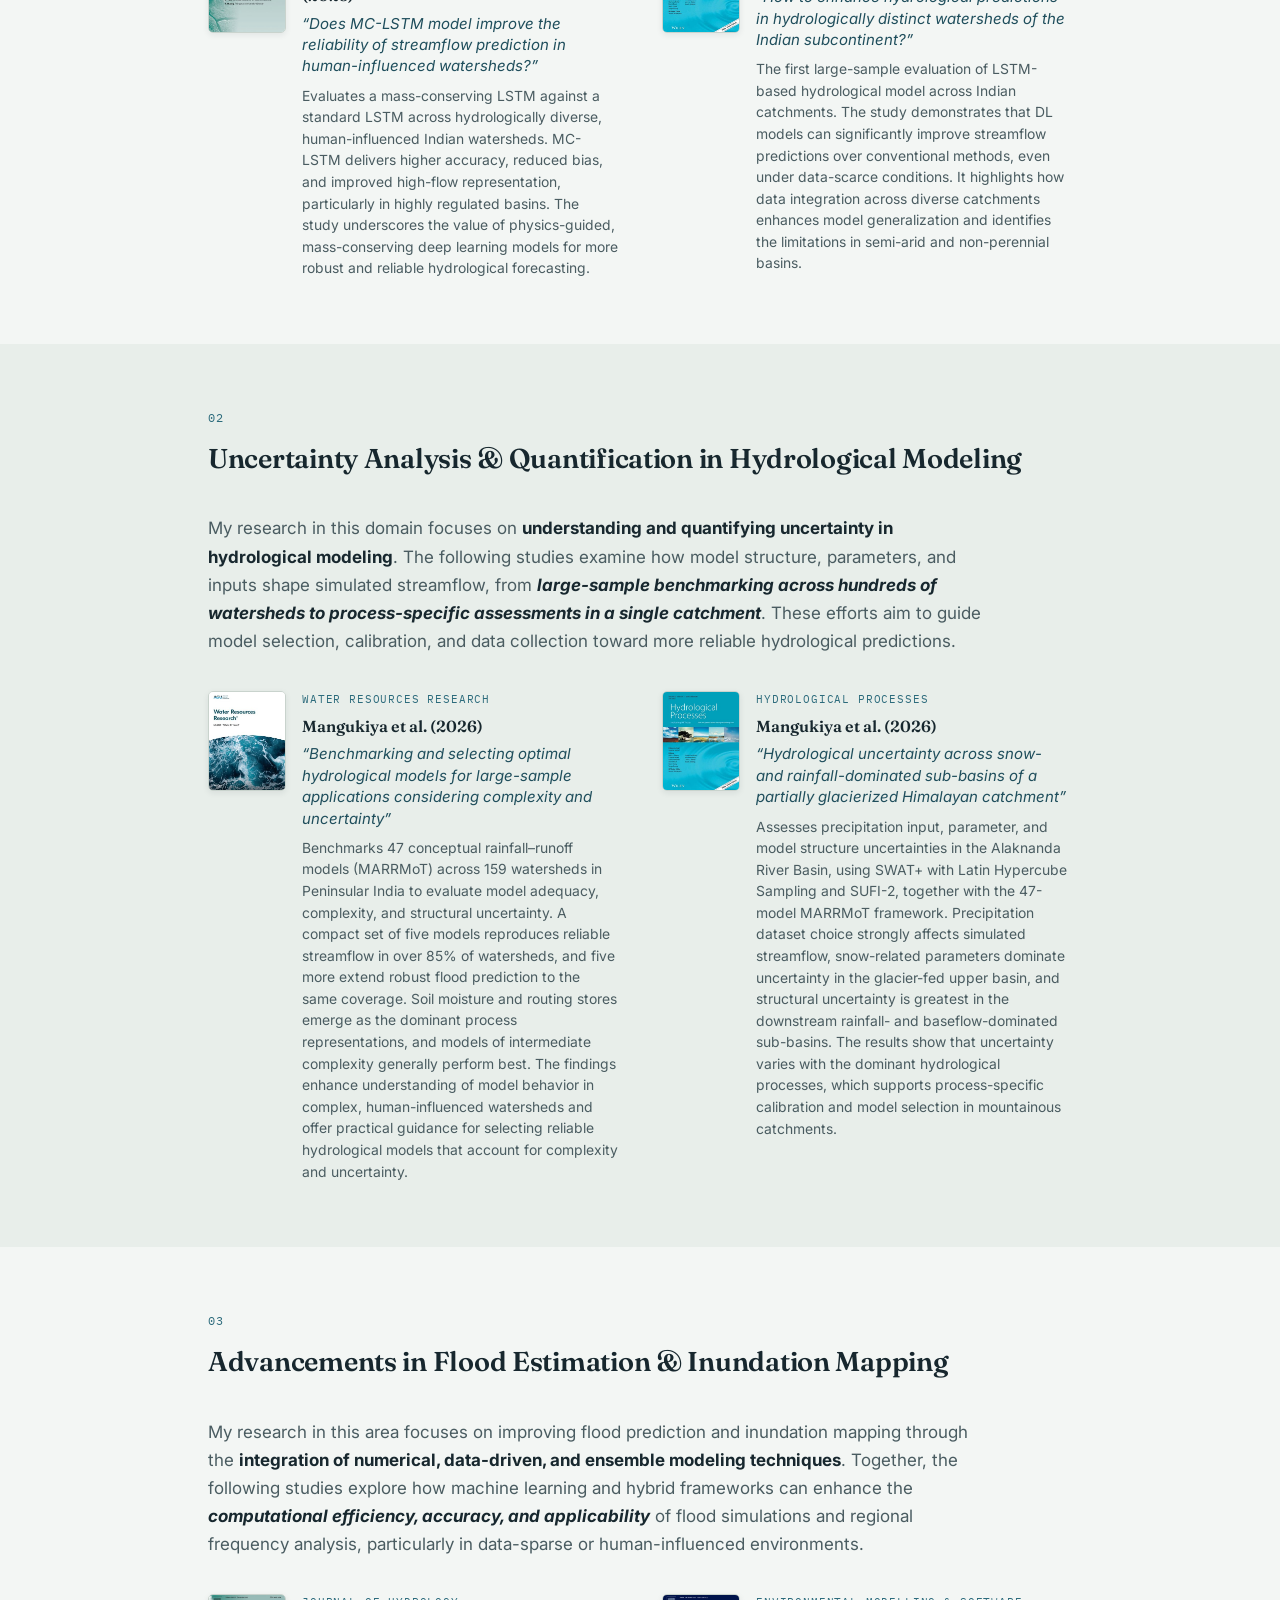
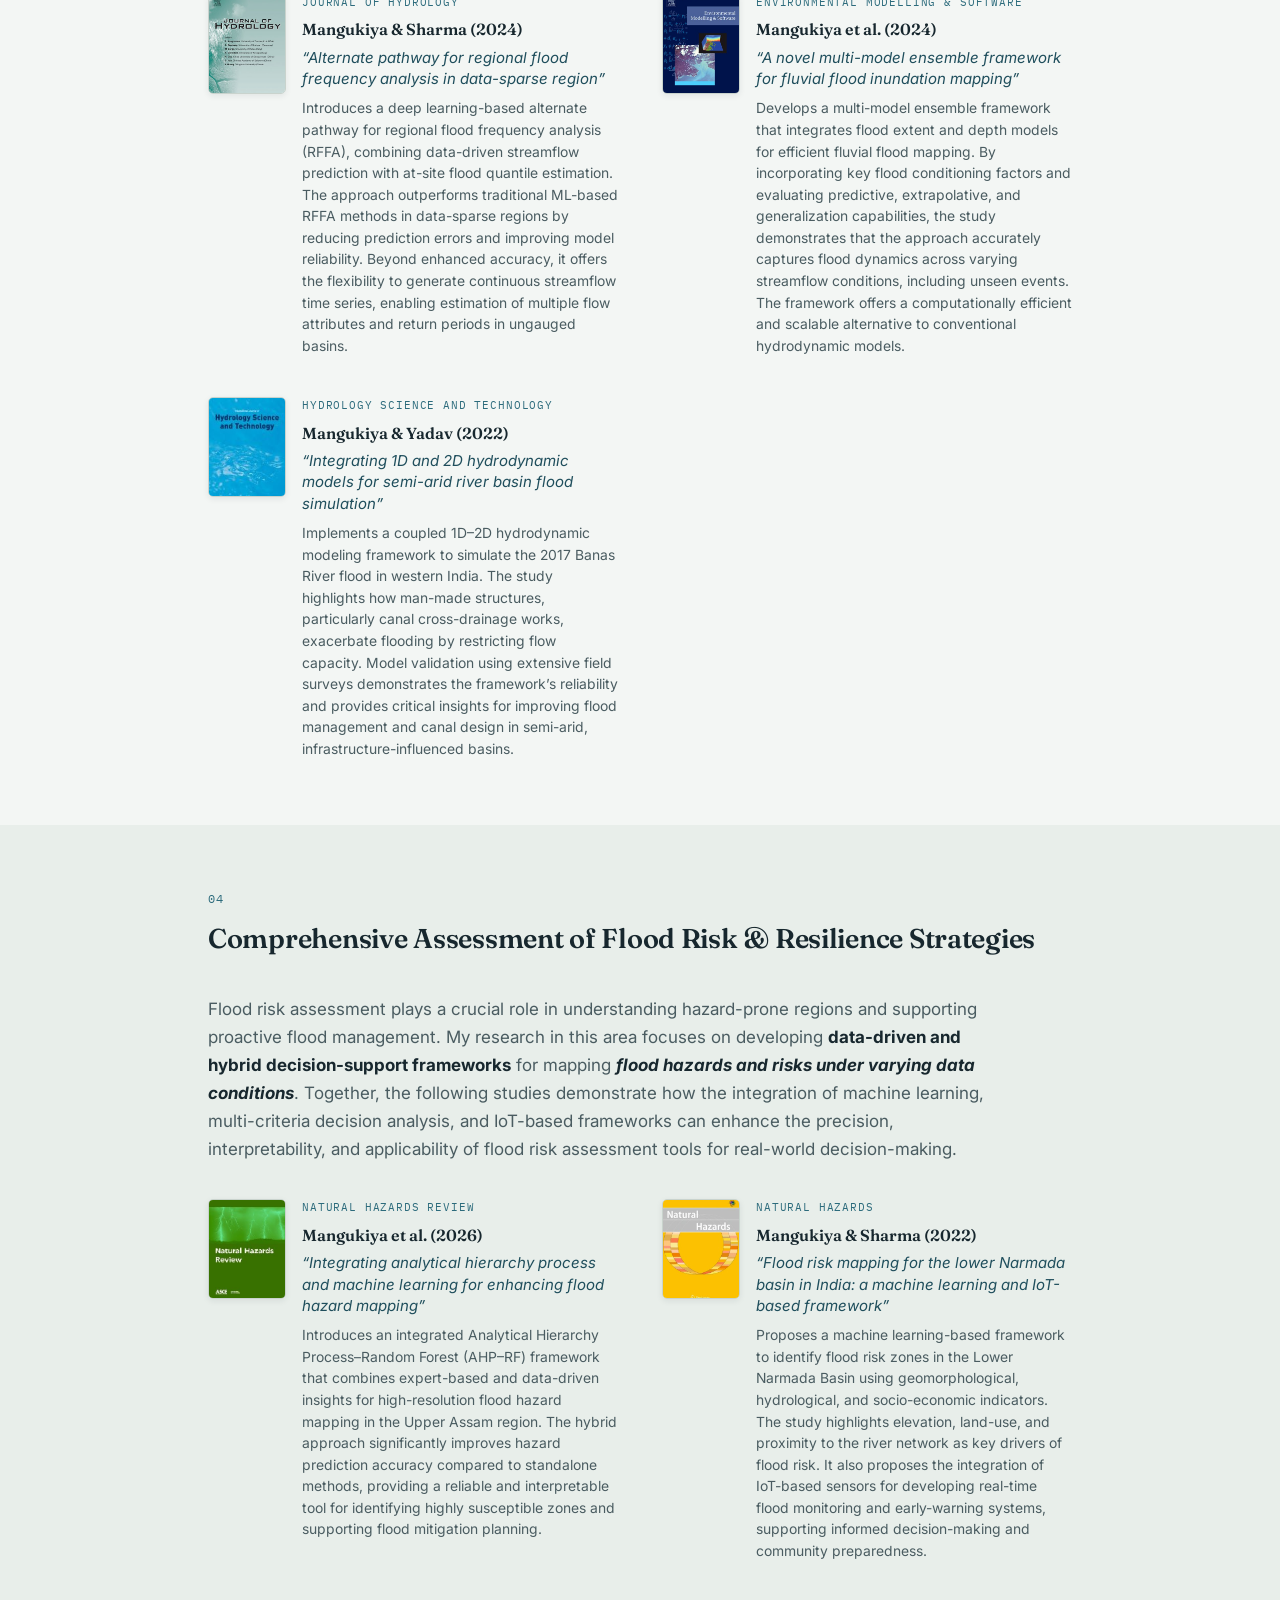
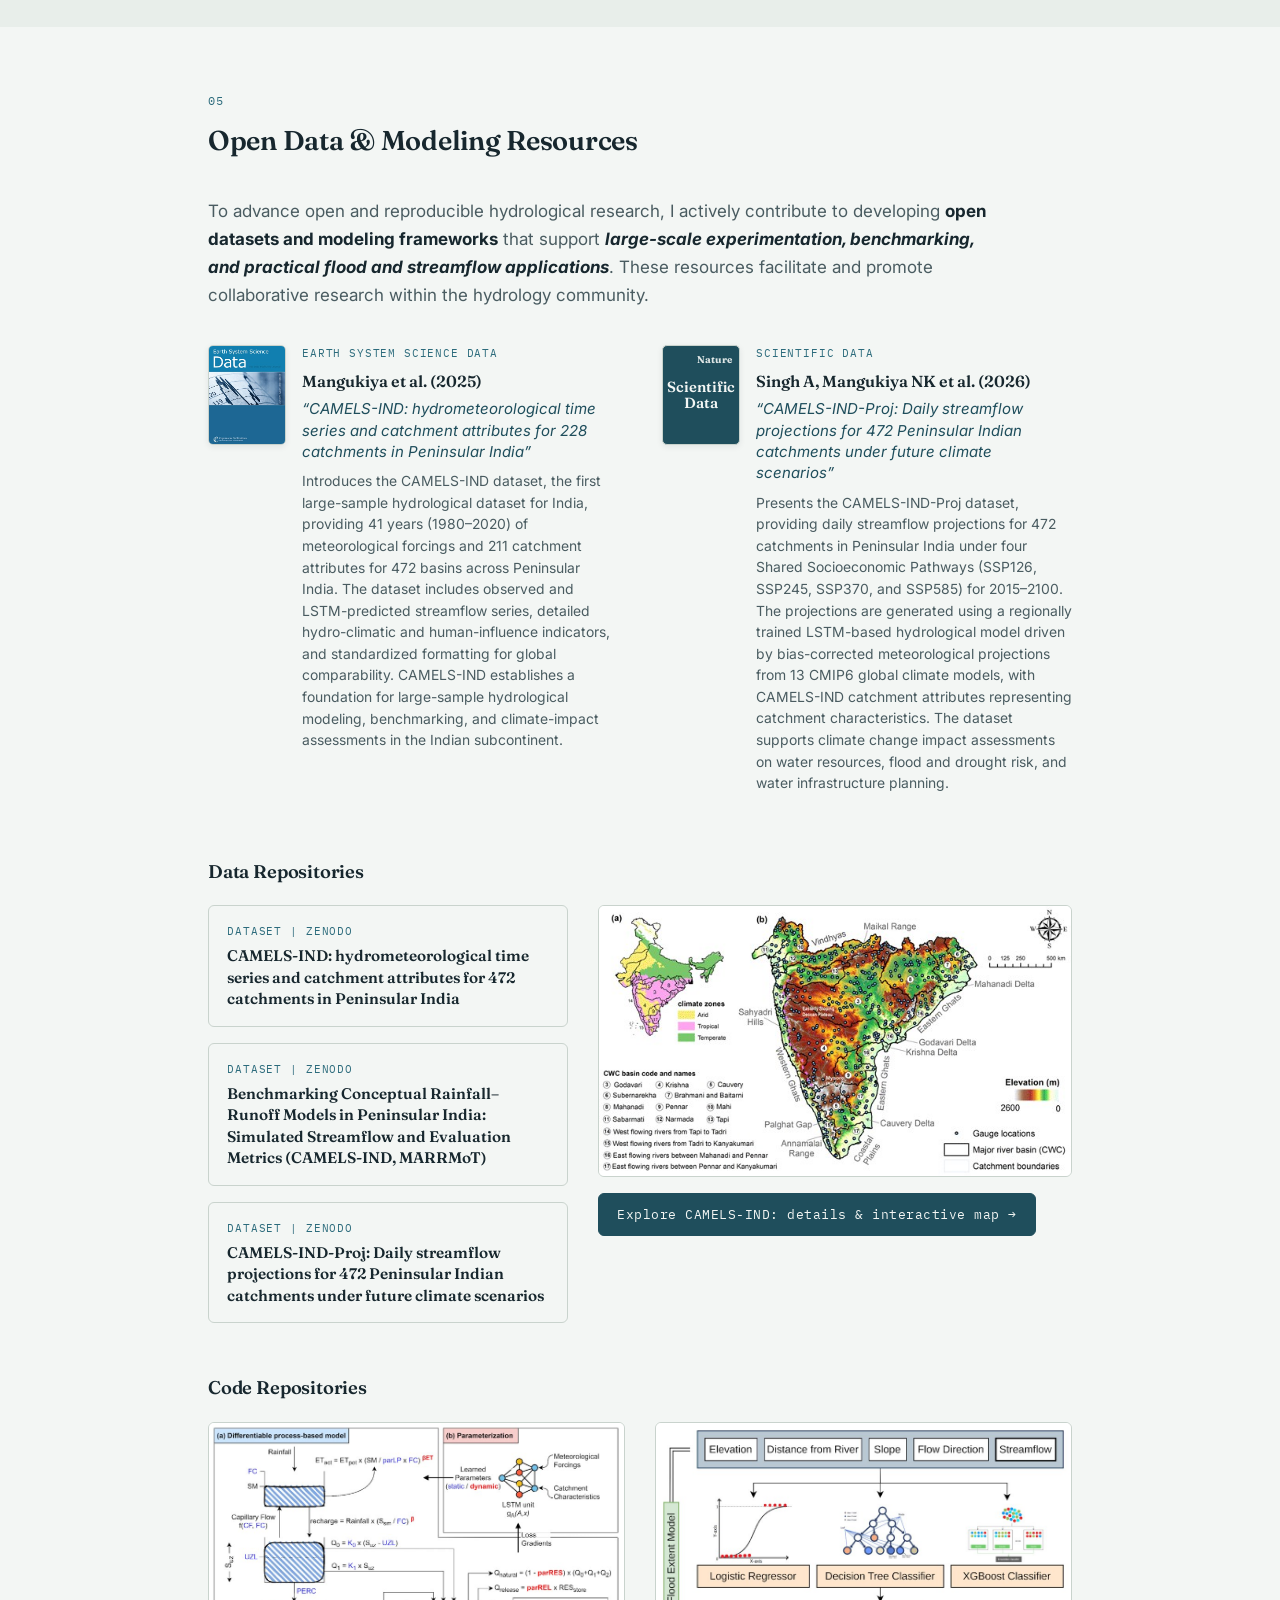
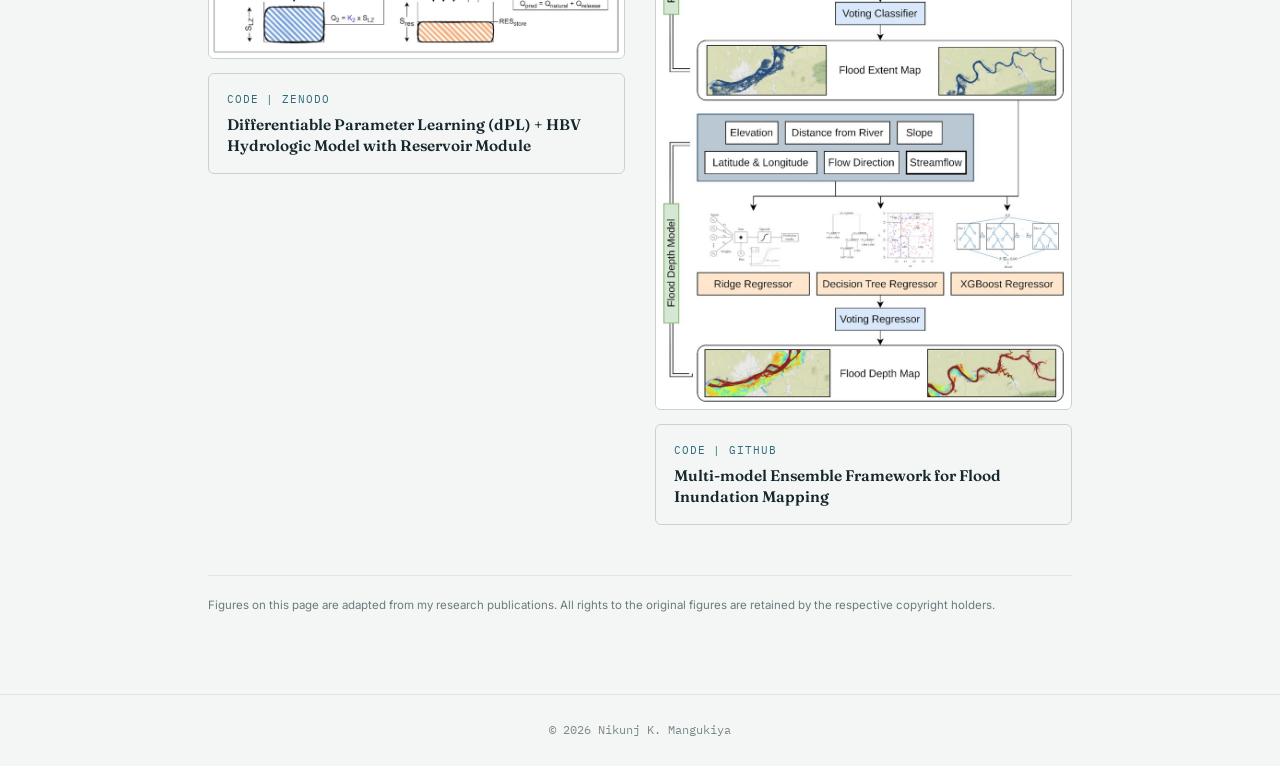
<file: research.html>
<!DOCTYPE html>
<html lang="en">
<head>
<meta charset="UTF-8">
<meta name="viewport" content="width=device-width, initial-scale=1.0">
<title>Research — Nikunj K. Mangukiya</title>
<meta name="description" content="Research domain of Nikunj K. Mangukiya: deep learning hydrology, physics-informed modeling, flood risk mapping.">
<link rel="preconnect" href="https://fonts.googleapis.com">
<link rel="preconnect" href="https://fonts.gstatic.com" crossorigin>
<link href="https://fonts.googleapis.com/css2?family=Fraunces:opsz,wght@9..144,400;9..144,500;9..144,600;9..144,700&family=Inter:wght@400;500;600&family=IBM+Plex+Mono:wght@400;500&display=swap" rel="stylesheet">
<link rel="stylesheet" href="styles.css">
</head>
<body>
<nav>
  <div class="wrap-wide">
    <a href="index.html" class="brand">N. MANGUKIYA</a>
    <ul>
      <li><a class="navlink" href="index.html">Home</a></li>
<li><a class="navlink" href="education.html">Education</a></li>
<li><a class="navlink" href="experience.html">Experience</a></li>
<li><a class="navlink active" href="research.html">Research</a></li>
<li><a class="navlink" href="publications.html">Publications</a></li>
<li><a class="navlink" href="awards.html">Awards &amp; Recognition</a></li>
<li><a class="navlink" href="others.html">Others</a></li>
<li><a class="navlink" href="gallery.html">Gallery</a></li>

    </ul>
  </div>
</nav>
<header class="page-head">
  <div class="wrap-wide">
    <h1>Research Domain</h1>
    <div class="cards" style="margin-top:30px;">
      <a class="card" href="#section-1" style="text-decoration:none; display:block;">
        <h3>Hydrological and Streamflow Modeling (Data-Driven and Hybrid Approaches)</h3>
      </a>
      <a class="card" href="#section-2" style="text-decoration:none; display:block;">
        <h3>Uncertainty Analysis and Quantification in Hydrological Modeling</h3>
      </a>
      <a class="card" href="#section-3" style="text-decoration:none; display:block;">
        <h3>Flood Estimation and Hydrodynamic Simulation</h3>
      </a>
      <a class="card" href="#section-4" style="text-decoration:none; display:block;">
        <h3>Flood Hazard and Risk Assessment</h3>
      </a>
      <a class="card" href="#section-5" style="text-decoration:none; display:block;">
        <h3>Large-Sample Hydrology and Open Hydrological Datasets</h3>
      </a>
    </div>
  </div>
</header>
<div class="hydrograph-wrap wrap-wide">
  <svg class="hydrograph" viewBox="0 0 920 34" preserveAspectRatio="none" xmlns="http://www.w3.org/2000/svg">
    <path d="M0,26 L 200,26 C 260,26 280,4 340,4 C 400,4 430,28 500,28 C 560,28 590,10 650,10 C 720,10 750,24 920,24" fill="none" stroke="var(--line)" stroke-width="1.5"/>
  </svg>
</div>

<section id="section-1">
  <div class="wrap-wide">
    <div class="section-head">
      <span class="section-num">01</span>
      <h2 class="section-title">Advancing Streamflow Prediction &amp; Hydrological Modeling Research</h2>
    </div>
    <p style="color:var(--ink-soft); max-width:780px; margin-bottom:36px;">My research in this domain focuses on improving hydrological modeling and streamflow prediction by <strong style="color:var(--ink);">integrating physics-based and data-driven approaches</strong>. Together, the following studies explore how deep learning and hybrid differentiable modeling can enhance streamflow estimation under diverse conditions &mdash; from <em><strong style="color:var(--ink);">data-sparse catchments and intermittent observations to large-sample and human-influenced systems</strong></em>. These efforts aim to develop more reliable and adaptable hydrological forecasting frameworks for real-world water resource management.</p>
    <div class="pub-feature-grid">
      <div class="pub-feature">
        <div class="pub-feature-thumb"><img src="cover-wrr-jul25.jpg" alt="Water Resources Research cover, July 2025"></div>
        <div>
          <span class="pub-feature-journal">Water Resources Research</span>
          <div class="pub-feature-cite">Mangukiya &amp; Sharma (2025)</div>
          <a class="pub-feature-title" href="https://doi.org/10.1029/2025WR040268" target="_blank" rel="noopener">&ldquo;Integrating reservoir dynamics into differentiable process-based hydrological model for enhanced streamflow estimation&rdquo;</a>
          <p class="pub-feature-desc">Develops a hybrid differentiable process-based hydrological model (dPLHBVRes) that integrates reservoir dynamics within a neural-parameterized HBV framework. The model enables joint learning of streamflow and unobserved internal hydrological states, bridging the gap between process understanding and predictive performance. It demonstrates that combining process knowledge with data-driven flexibility improves model reliability and interpretability in human-influenced catchments.</p>
        </div>
      </div>
      <div class="pub-feature">
        <div class="pub-feature-thumb"><img src="cover-wrr-jan25.jpg" alt="Water Resources Research cover, January 2025"></div>
        <div>
          <span class="pub-feature-journal">Water Resources Research</span>
          <div class="pub-feature-cite">Mangukiya &amp; Sharma (2025)</div>
          <a class="pub-feature-title" href="https://doi.org/10.1029/2024WR037331" target="_blank" rel="noopener">&ldquo;Deep learning-based approach for enhancing streamflow prediction in watersheds with aggregated and intermittent observations&rdquo;</a>
          <p class="pub-feature-desc">Develops LSTM-based framework to estimate daily streamflow from aggregated or intermittent observations, addressing the challenge of temporal gaps in the data. The study shows that reliable daily predictions can be achieved even with monthly or weekly observations, offering a practical solution for hydrological modeling in data-limited and sparsely sampled catchments.</p>
        </div>
      </div>
      <div class="pub-feature">
        <div class="pub-feature-thumb"><img src="cover-jhydrol.jpg" alt="Journal of Hydrology cover"></div>
        <div>
          <span class="pub-feature-journal">Journal of Hydrology</span>
          <div class="pub-feature-cite">Sahu G, Mangukiya NK, &amp; Sharma A. (2025)</div>
          <a class="pub-feature-title" href="https://doi.org/10.1016/j.jhydrol.2025.134711" target="_blank" rel="noopener">&ldquo;Does MC-LSTM model improve the reliability of streamflow prediction in human-influenced watersheds?&rdquo;</a>
          <p class="pub-feature-desc">Evaluates a mass-conserving LSTM against a standard LSTM across hydrologically diverse, human-influenced Indian watersheds. MC-LSTM delivers higher accuracy, reduced bias, and improved high-flow representation, particularly in highly regulated basins. The study underscores the value of physics-guided, mass-conserving deep learning models for more robust and reliable hydrological forecasting.</p>
        </div>
      </div>
      <div class="pub-feature">
        <div class="pub-feature-thumb"><img src="cover-hydproc.jpg" alt="Hydrological Processes cover"></div>
        <div>
          <span class="pub-feature-journal">Hydrological Processes</span>
          <div class="pub-feature-cite">Mangukiya et al. (2023)</div>
          <a class="pub-feature-title" href="https://doi.org/10.1002/hyp.14936" target="_blank" rel="noopener">&ldquo;How to enhance hydrological predictions in hydrologically distinct watersheds of the Indian subcontinent?&rdquo;</a>
          <p class="pub-feature-desc">The first large-sample evaluation of LSTM-based hydrological model across Indian catchments. The study demonstrates that DL models can significantly improve streamflow predictions over conventional methods, even under data-scarce conditions. It highlights how data integration across diverse catchments enhances model generalization and identifies the limitations in semi-arid and non-perennial basins.</p>
        </div>
      </div>

    </div>
  </div>
</section>

<section class="alt" id="section-2">
  <div class="wrap-wide">
    <div class="section-head">
      <span class="section-num">02</span>
      <h2 class="section-title">Uncertainty Analysis &amp; Quantification in Hydrological Modeling</h2>
    </div>
    <p style="color:var(--ink-soft); max-width:780px; margin-bottom:36px;">My research in this domain focuses on <strong style="color:var(--ink);">understanding and quantifying uncertainty in hydrological modeling</strong>. The following studies examine how model structure, parameters, and inputs shape simulated streamflow, from <em><strong style="color:var(--ink);">large-sample benchmarking across hundreds of watersheds to process-specific assessments in a single catchment</strong></em>. These efforts aim to guide model selection, calibration, and data collection toward more reliable hydrological predictions.</p>
    <div class="pub-feature-grid">
      <div class="pub-feature">
        <div class="pub-feature-thumb"><img src="cover-wrr-jul25.jpg" alt="Water Resources Research cover"></div>
        <div>
          <span class="pub-feature-journal">Water Resources Research</span>
          <div class="pub-feature-cite">Mangukiya et al. (2026)</div>
          <a class="pub-feature-title" href="https://doi.org/10.1029/2026WR044753" target="_blank" rel="noopener">&ldquo;Benchmarking and selecting optimal hydrological models for large-sample applications considering complexity and uncertainty&rdquo;</a>
          <p class="pub-feature-desc">Benchmarks 47 conceptual rainfall&ndash;runoff models (MARRMoT) across 159 watersheds in Peninsular India to evaluate model adequacy, complexity, and structural uncertainty. A compact set of five models reproduces reliable streamflow in over 85% of watersheds, and five more extend robust flood prediction to the same coverage. Soil moisture and routing stores emerge as the dominant process representations, and models of intermediate complexity generally perform best. The findings enhance understanding of model behavior in complex, human-influenced watersheds and offer practical guidance for selecting reliable hydrological models that account for complexity and uncertainty.</p>
        </div>
      </div>
      <div class="pub-feature">
        <div class="pub-feature-thumb"><img src="cover-hydproc.jpg" alt="Hydrological Processes cover"></div>
        <div>
          <span class="pub-feature-journal">Hydrological Processes</span>
          <div class="pub-feature-cite">Mangukiya et al. (2026)</div>
          <a class="pub-feature-title" href="https://doi.org/10.1002/hyp.70717" target="_blank" rel="noopener">&ldquo;Hydrological uncertainty across snow- and rainfall-dominated sub-basins of a partially glacierized Himalayan catchment&rdquo;</a>
          <p class="pub-feature-desc">Assesses precipitation input, parameter, and model structure uncertainties in the Alaknanda River Basin, using SWAT+ with Latin Hypercube Sampling and SUFI-2, together with the 47-model MARRMoT framework. Precipitation dataset choice strongly affects simulated streamflow, snow-related parameters dominate uncertainty in the glacier-fed upper basin, and structural uncertainty is greatest in the downstream rainfall- and baseflow-dominated sub-basins. The results show that uncertainty varies with the dominant hydrological processes, which supports process-specific calibration and model selection in mountainous catchments.</p>
        </div>
      </div>
    </div>
  </div>
</section>

<section id="section-3">
  <div class="wrap-wide">
    <div class="section-head">
      <span class="section-num">03</span>
      <h2 class="section-title">Advancements in Flood Estimation &amp; Inundation Mapping</h2>
    </div>
    <p style="color:var(--ink-soft); max-width:780px; margin-bottom:36px;">My research in this area focuses on improving flood prediction and inundation mapping through the <strong style="color:var(--ink);">integration of numerical, data-driven, and ensemble modeling techniques</strong>. Together, the following studies explore how machine learning and hybrid frameworks can enhance the <em><strong style="color:var(--ink);">computational efficiency, accuracy, and applicability</strong></em> of flood simulations and regional frequency analysis, particularly in data-sparse or human-influenced environments.</p>
    <div class="pub-feature-grid">
      <div class="pub-feature">
        <div class="pub-feature-thumb"><img src="cover-jhydrol.jpg" alt="Journal of Hydrology cover"></div>
        <div>
          <span class="pub-feature-journal">Journal of Hydrology</span>
          <div class="pub-feature-cite">Mangukiya &amp; Sharma (2024)</div>
          <a class="pub-feature-title" href="https://doi.org/10.1016/j.jhydrol.2024.130635" target="_blank" rel="noopener">&ldquo;Alternate pathway for regional flood frequency analysis in data-sparse region&rdquo;</a>
          <p class="pub-feature-desc">Introduces a deep learning-based alternate pathway for regional flood frequency analysis (RFFA), combining data-driven streamflow prediction with at-site flood quantile estimation. The approach outperforms traditional ML-based RFFA methods in data-sparse regions by reducing prediction errors and improving model reliability. Beyond enhanced accuracy, it offers the flexibility to generate continuous streamflow time series, enabling estimation of multiple flow attributes and return periods in ungauged basins.</p>
        </div>
      </div>
      <div class="pub-feature">
        <div class="pub-feature-thumb"><img src="cover-envsoft.jpg" alt="Environmental Modelling and Software cover"></div>
        <div>
          <span class="pub-feature-journal">Environmental Modelling &amp; Software</span>
          <div class="pub-feature-cite">Mangukiya et al. (2024)</div>
          <a class="pub-feature-title" href="https://doi.org/10.1016/j.envsoft.2024.106163" target="_blank" rel="noopener">&ldquo;A novel multi-model ensemble framework for fluvial flood inundation mapping&rdquo;</a>
          <p class="pub-feature-desc">Develops a multi-model ensemble framework that integrates flood extent and depth models for efficient fluvial flood mapping. By incorporating key flood conditioning factors and evaluating predictive, extrapolative, and generalization capabilities, the study demonstrates that the approach accurately captures flood dynamics across varying streamflow conditions, including unseen events. The framework offers a computationally efficient and scalable alternative to conventional hydrodynamic models.</p>
        </div>
      </div>
      <div class="pub-feature">
        <div class="pub-feature-thumb"><img src="cover-ijhst.jpg" alt="International Journal of Hydrology Science and Technology cover"></div>
        <div>
          <span class="pub-feature-journal">Hydrology Science and Technology</span>
          <div class="pub-feature-cite">Mangukiya &amp; Yadav (2022)</div>
          <a class="pub-feature-title" href="https://doi.org/10.1504/IJHST.2022.124549" target="_blank" rel="noopener">&ldquo;Integrating 1D and 2D hydrodynamic models for semi-arid river basin flood simulation&rdquo;</a>
          <p class="pub-feature-desc">Implements a coupled 1D&ndash;2D hydrodynamic modeling framework to simulate the 2017 Banas River flood in western India. The study highlights how man-made structures, particularly canal cross-drainage works, exacerbate flooding by restricting flow capacity. Model validation using extensive field surveys demonstrates the framework&rsquo;s reliability and provides critical insights for improving flood management and canal design in semi-arid, infrastructure-influenced basins.</p>
        </div>
      </div>

    </div>
  </div>
</section>

<section class="alt" id="section-4">
  <div class="wrap-wide">
    <div class="section-head">
      <span class="section-num">04</span>
      <h2 class="section-title">Comprehensive Assessment of Flood Risk &amp; Resilience Strategies</h2>
    </div>
    <p style="color:var(--ink-soft); max-width:780px; margin-bottom:36px;">Flood risk assessment plays a crucial role in understanding hazard-prone regions and supporting proactive flood management. My research in this area focuses on developing <strong style="color:var(--ink);">data-driven and hybrid decision-support frameworks</strong> for mapping <em><strong style="color:var(--ink);">flood hazards and risks under varying data conditions</strong></em>. Together, the following studies demonstrate how the integration of machine learning, multi-criteria decision analysis, and IoT-based frameworks can enhance the precision, interpretability, and applicability of flood risk assessment tools for real-world decision-making.</p>
    <div class="pub-feature-grid">
      <div class="pub-feature">
        <div class="pub-feature-thumb"><img src="cover-nathazreview.jpg" alt="Natural Hazards Review cover"></div>
        <div>
          <span class="pub-feature-journal">Natural Hazards Review</span>
          <div class="pub-feature-cite">Mangukiya et al. (2026)</div>
          <a class="pub-feature-title" href="https://doi.org/10.1061/NHREFO.NHENG-2188" target="_blank" rel="noopener">&ldquo;Integrating analytical hierarchy process and machine learning for enhancing flood hazard mapping&rdquo;</a>
          <p class="pub-feature-desc">Introduces an integrated Analytical Hierarchy Process&ndash;Random Forest (AHP&ndash;RF) framework that combines expert-based and data-driven insights for high-resolution flood hazard mapping in the Upper Assam region. The hybrid approach significantly improves hazard prediction accuracy compared to standalone methods, providing a reliable and interpretable tool for identifying highly susceptible zones and supporting flood mitigation planning.</p>
        </div>
      </div>
      <div class="pub-feature">
        <div class="pub-feature-thumb"><img src="cover-nathazards.jpg" alt="Natural Hazards journal cover"></div>
        <div>
          <span class="pub-feature-journal">Natural Hazards</span>
          <div class="pub-feature-cite">Mangukiya &amp; Sharma (2022)</div>
          <a class="pub-feature-title" href="https://doi.org/10.1007/s11069-022-05347-2" target="_blank" rel="noopener">&ldquo;Flood risk mapping for the lower Narmada basin in India: a machine learning and IoT-based framework&rdquo;</a>
          <p class="pub-feature-desc">Proposes a machine learning-based framework to identify flood risk zones in the Lower Narmada Basin using geomorphological, hydrological, and socio-economic indicators. The study highlights elevation, land-use, and proximity to the river network as key drivers of flood risk. It also proposes the integration of IoT-based sensors for developing real-time flood monitoring and early-warning systems, supporting informed decision-making and community preparedness.</p>
        </div>
      </div>

    </div>
  </div>
</section>

<section id="section-5">
  <div class="wrap-wide">
    <div class="section-head">
      <span class="section-num">05</span>
      <h2 class="section-title">Open Data &amp; Modeling Resources</h2>
    </div>
    <p style="color:var(--ink-soft); max-width:780px; margin-bottom:36px;">To advance open and reproducible hydrological research, I actively contribute to developing <strong style="color:var(--ink);">open datasets and modeling frameworks</strong> that support <em><strong style="color:var(--ink);">large-scale experimentation, benchmarking, and practical flood and streamflow applications</strong></em>. These resources facilitate and promote collaborative research within the hydrology community.</p>

    <div class="pub-feature-grid">
      <div class="pub-feature">
        <div class="pub-feature-thumb"><img src="cover-essd.jpg" alt="Earth System Science Data journal cover"></div>
        <div>
          <span class="pub-feature-journal">Earth System Science Data</span>
          <div class="pub-feature-cite">Mangukiya et al. (2025)</div>
          <a class="pub-feature-title" href="https://doi.org/10.5194/essd-17-461-2025" target="_blank" rel="noopener">&ldquo;CAMELS-IND: hydrometeorological time series and catchment attributes for 228 catchments in Peninsular India&rdquo;</a>
          <p class="pub-feature-desc">Introduces the CAMELS-IND dataset, the first large-sample hydrological dataset for India, providing 41 years (1980&ndash;2020) of meteorological forcings and 211 catchment attributes for 472 basins across Peninsular India. The dataset includes observed and LSTM-predicted streamflow series, detailed hydro-climatic and human-influence indicators, and standardized formatting for global comparability. CAMELS-IND establishes a foundation for large-sample hydrological modeling, benchmarking, and climate-impact assessments in the Indian subcontinent.</p>
        </div>
      </div>
      <div class="pub-feature">
        <div class="pub-feature-thumb" style="position:relative; background:var(--water-deep); display:flex; align-items:center; justify-content:center; text-align:center;"><span style="position:absolute; top:6px; right:7px; font-family:'Fraunces', serif; font-weight:700; font-size:0.62rem; letter-spacing:0.02em; color:var(--paper); opacity:0.9;">Nature</span><span style="font-family:'Fraunces', serif; font-weight:600; font-size:0.92rem; line-height:1.15; color:var(--paper);">Scientific<br>Data</span></div>
        <div>
          <span class="pub-feature-journal">Scientific Data</span>
          <div class="pub-feature-cite">Singh A, Mangukiya NK et al. (2026)</div>
          <a class="pub-feature-title" href="https://doi.org/10.1038/s41597-026-08858-w" target="_blank" rel="noopener">&ldquo;CAMELS-IND-Proj: Daily streamflow projections for 472 Peninsular Indian catchments under future climate scenarios&rdquo;</a>
          <p class="pub-feature-desc">Presents the CAMELS-IND-Proj dataset, providing daily streamflow projections for 472 catchments in Peninsular India under four Shared Socioeconomic Pathways (SSP126, SSP245, SSP370, and SSP585) for 2015&ndash;2100. The projections are generated using a regionally trained LSTM-based hydrological model driven by bias-corrected meteorological projections from 13 CMIP6 global climate models, with CAMELS-IND catchment attributes representing catchment characteristics. The dataset supports climate change impact assessments on water resources, flood and drought risk, and water infrastructure planning.</p>
        </div>
      </div>

    </div>

    <h3 class="sub-title" style="margin-top:56px;">Data Repositories</h3>
    <div class="data-repo-layout">
      <div class="data-repo-boxes">
        <a class="repo-box" href="https://doi.org/10.5281/zenodo.11118408" target="_blank" rel="noopener">
          <span class="repo-tag">Dataset | Zenodo</span>
          <span class="repo-title">CAMELS-IND: hydrometeorological time series and catchment attributes for 472 catchments in Peninsular India</span>
        </a>
        <a class="repo-box" href="https://doi.org/10.5281/zenodo.18323832" target="_blank" rel="noopener">
          <span class="repo-tag">Dataset | Zenodo</span>
          <span class="repo-title">Benchmarking Conceptual Rainfall&ndash;Runoff Models in Peninsular India: Simulated Streamflow and Evaluation Metrics (CAMELS-IND, MARRMoT)</span>
        </a>
        <a class="repo-box" href="https://doi.org/10.5281/zenodo.21775596" target="_blank" rel="noopener">
          <span class="repo-tag">Dataset | Zenodo</span>
          <span class="repo-title">CAMELS-IND-Proj: Daily streamflow projections for 472 Peninsular Indian catchments under future climate scenarios</span>
        </a>
      </div>
      <div class="data-repo-image">
        <img src="camels-ind-map.jpg" alt="Map of Peninsular India showing CAMELS-IND catchments, climate zones, and gauge locations">
        <a class="data-repo-btn" style="margin-top:16px;" href="https://ashutosh-hydro.github.io/EcoHydroLab/camels-ind.html" target="_blank" rel="noopener">Explore CAMELS-IND: details &amp; interactive map &rarr;</a>
      </div>
    </div>

    <h3 class="sub-title">Code Repositories</h3>
    <div class="code-repo-layout">
      <div class="code-repo-item">
        <img src="dpl-model-diagram.jpg" alt="Differentiable process-based hydrological model with reservoir parameterization schematic">
        <a class="repo-box" href="https://doi.org/10.5281/zenodo.15458436" target="_blank" rel="noopener">
          <span class="repo-tag">Code | Zenodo</span>
          <span class="repo-title">Differentiable Parameter Learning (dPL) + HBV Hydrologic Model with Reservoir Module</span>
        </a>
      </div>
      <div class="code-repo-item">
        <img src="flood-ensemble-diagram.jpg" alt="Multi-model ensemble framework schematic for flood extent and depth mapping">
        <a class="repo-box" href="https://github.com/NikunjMangukiya/MM_Ensemble-for-Flood-Mapping" target="_blank" rel="noopener">
          <span class="repo-tag">Code | GitHub</span>
          <span class="repo-title">Multi-model Ensemble Framework for Flood Inundation Mapping</span>
        </a>
      </div>
    </div>

    <p class="page-footnote">Figures on this page are adapted from my research publications. All rights to the original figures are retained by the respective copyright holders.</p>
  </div>
</section>
<footer class="site-footer">
  <div class="wrap-wide copyright">&copy; <span id="year"></span> Nikunj K. Mangukiya</div>
</footer>
<script>document.getElementById('year').textContent = new Date().getFullYear();</script>
</body>
</html>
</file>
<file: styles.css>
:root{
  --paper: #F3F6F4;
  --paper-alt: #E8EEEA;
  --ink: #17272E;
  --ink-soft: #4A5C61;
  --water: #2C6B7C;
  --water-deep: #1F4E5C;
  --hazard: #BE7B3D;
  --line: #C9D3CD;
  --line-soft: #DCE4DF;
  --max: 760px;
}
*{box-sizing:border-box;}
html{scroll-behavior:smooth;}
body{
  margin:0;
  background:var(--paper);
  color:var(--ink);
  font-family:'Inter', sans-serif;
  font-size:17px;
  line-height:1.65;
  -webkit-font-smoothing:antialiased;
}
a{color:var(--water-deep);}
a:hover{color:var(--hazard);}
h1,h2,h3{
  font-family:'Fraunces', serif;
  font-weight:600;
  color:var(--ink);
  margin:0;
  letter-spacing:-0.01em;
}
.mono{font-family:'IBM Plex Mono', monospace;}
.wrap{max-width:var(--max); margin:0 auto; padding:0 28px;}
.wrap-wide{max-width:920px; margin:0 auto; padding:0 28px;}

/* NAV */
nav{
  position:sticky; top:0; z-index:20;
  background:rgba(243,246,244,0.92);
  backdrop-filter:blur(6px);
  border-bottom:1px solid var(--line-soft);
}
nav .wrap-wide{
  display:flex; align-items:center; justify-content:space-between;
  height:60px; flex-wrap:wrap;
}
nav .brand{font-family:'IBM Plex Mono', monospace; font-size:13px; letter-spacing:0.03em; color:var(--water-deep); text-decoration:none;}
nav ul{list-style:none; display:flex; gap:20px; margin:0; padding:0; flex-wrap:wrap;}
nav a.navlink{
  color:var(--ink-soft); text-decoration:none; font-size:14px; font-weight:500;
  padding:4px 2px; border-bottom:1px solid transparent;
}
nav a.navlink:hover{color:var(--ink); border-bottom-color:var(--water);}
nav a.navlink.active{color:var(--ink); border-bottom-color:var(--hazard);}

/* PAGE HEADER (non-home pages) */
.page-head{
  padding:60px 0 40px; border-bottom:1px solid var(--line-soft); position:relative; overflow:hidden;
}
.page-head .wrap-wide{position:relative; z-index:1;}
.eyebrow{
  font-family:'IBM Plex Mono', monospace; font-size:12.5px; text-transform:uppercase;
  letter-spacing:0.14em; color:var(--water); margin-bottom:14px; display:block;
}
.page-head h1{font-size:clamp(1.9rem, 4vw, 2.6rem);}
.page-lede{max-width:600px; margin-top:14px; color:var(--ink-soft);}
.nowrap-lede{max-width:none; white-space:nowrap;}

/* HERO (home page) */
header.hero{
  position:relative; overflow:hidden;
  padding:96px 0 84px;
  border-bottom:1px solid var(--line-soft);
}
.contour-bg{
  position:absolute; inset:0; z-index:0;
  opacity:0.55;
  pointer-events:none;
}
.hero .wrap-wide{
  position:relative; z-index:1;
  display:grid; grid-template-columns:1fr 170px; gap:40px; align-items:center;
}
h1.name{font-size:clamp(1.7rem, 3.6vw, 2.7rem); line-height:1.1; white-space:nowrap;}
.tagline{
  font-family:'Fraunces', serif; font-style:italic; font-weight:400;
  font-size:1.25rem; color:var(--water-deep); margin-top:14px;
}
.hero-lede{max-width:560px; margin-top:22px; color:var(--ink-soft); font-size:1.02rem;}
.hero-photo{
  width:170px; height:170px; border-radius:50%;
  overflow:hidden; border:3px solid var(--ink);
  justify-self:end;
}
.hero-photo img{width:100%; height:100%; object-fit:cover; display:block;}
.hero-links{display:flex; flex-wrap:wrap; gap:10px; margin-top:30px;}
.pill{
  font-family:'IBM Plex Mono', monospace; font-size:12.5px;
  border:1px solid var(--line); border-radius:999px;
  padding:7px 14px; color:var(--ink-soft); text-decoration:none;
  transition:all .15s ease; display:inline-block;
}
.pill:hover{border-color:var(--water); color:var(--water-deep); background:var(--paper-alt);}

/* HYDROGRAPH DIVIDER */
.hydrograph{width:100%; height:34px; display:block; margin:0 auto;}
.hydrograph-wrap{padding:6px 0 2px;}

/* SECTIONS */
section{padding:64px 0;}
section.alt{background:var(--paper-alt);}
.section-head{margin-bottom:34px;}
.section-num{
  font-family:'IBM Plex Mono', monospace; font-size:12px; color:var(--water);
  letter-spacing:0.1em; text-transform:uppercase; display:block; margin-bottom:8px;
}
h2.section-title{font-size:1.7rem;}

p{margin:0 0 16px;}
.lede-block p{color:var(--ink-soft);}

/* CONTACT & OUTREACH ICON GRID */
.contact-grid{
  display:grid; grid-template-columns:repeat(auto-fit, minmax(160px, 1fr)); gap:14px;
  max-width:640px;
}
.contact-card{
  display:flex; align-items:center; gap:12px;
  border:1px solid var(--line); border-radius:6px;
  padding:14px 16px; text-decoration:none; color:var(--ink);
  background:var(--paper); transition:all .15s ease;
}
.contact-card:hover{border-color:var(--water); background:var(--paper-alt);}
.contact-card .icon{
  width:40px; height:40px; border-radius:50%; flex-shrink:0;
  display:flex; align-items:center; justify-content:center;
  background:var(--water-deep); color:var(--paper);
}
.contact-card .icon svg{width:19px; height:19px;}
.contact-card .label{font-size:0.92rem; font-weight:500; display:block;}
.contact-card .sub{display:block; font-family:'IBM Plex Mono', monospace; font-size:11px; color:var(--ink-soft); margin-top:1px;}

/* RESEARCH CARDS */
.pub-feature-grid{display:grid; grid-template-columns:1fr 1fr; gap:40px 44px; margin-top:6px;}
.pub-feature{display:flex; gap:16px; align-items:flex-start;}
.pub-feature-thumb{
  width:78px; height:100px; border-radius:5px; flex-shrink:0;
  overflow:hidden; border:1px solid var(--line);
  box-shadow:0 2px 6px rgba(23,39,46,0.08);
}
.pub-feature-thumb img{width:100%; height:100%; object-fit:cover; display:block;}
.pub-feature-journal{
  font-family:'IBM Plex Mono', monospace; font-size:10.5px; text-transform:uppercase;
  letter-spacing:0.08em; color:var(--water); display:block; margin-bottom:5px;
}
.pub-feature-cite{font-family:'Fraunces', serif; font-weight:600; font-size:1rem; color:var(--ink); margin-bottom:4px;}
.pub-feature-title{
  display:block; color:var(--water-deep); font-style:italic; font-size:0.94rem;
  line-height:1.42; margin-bottom:9px; text-decoration:none;
}
.pub-feature-title:hover{color:var(--hazard);}
.pub-feature-desc{font-size:0.87rem; color:var(--ink-soft); line-height:1.55; margin:0;}

/* RESOURCE CARDS (datasets / code) */
.resource-grid{display:grid; grid-template-columns:1fr 1fr; gap:16px; margin-top:8px;}
.resource-card{
  display:flex; gap:14px; align-items:flex-start;
  border:1px solid var(--line); border-radius:6px;
  padding:16px 18px; background:var(--paper);
}
.resource-icon{
  width:40px; height:40px; border-radius:50%; flex-shrink:0;
  display:flex; align-items:center; justify-content:center; color:var(--paper);
}
.resource-icon svg{width:19px; height:19px;}
.resource-tag{
  font-family:'IBM Plex Mono', monospace; font-size:10.5px; text-transform:uppercase;
  letter-spacing:0.08em; display:block; margin-bottom:3px;
}
.resource-title{font-family:'Fraunces', serif; font-weight:600; font-size:0.96rem; line-height:1.35;}
.resource-title a{color:var(--ink); text-decoration:none;}
.resource-title a:hover{color:var(--hazard);}
.resource-desc{font-size:0.85rem; color:var(--ink-soft); margin-top:4px; line-height:1.5;}

.figure-block{margin-top:28px;}
.figure-block img{width:100%; height:auto; border-radius:6px; border:1px solid var(--line); display:block;}
.figure-caption{
  font-family:'IBM Plex Mono', monospace; font-size:11.5px; color:var(--ink-soft);
  margin-top:10px; line-height:1.5;
}

/* REPO BOXES */
.repo-box{
  display:block; border:1px solid var(--line); border-radius:6px;
  padding:16px 18px; text-decoration:none; background:var(--paper);
  transition:all .15s ease;
}
.repo-box:hover{border-color:var(--water); background:var(--paper-alt);}
.repo-box .repo-tag{
  font-family:'IBM Plex Mono', monospace; font-size:11px; text-transform:uppercase;
  letter-spacing:0.08em; color:var(--water); display:block;
}
.repo-box .repo-title{
  font-family:'Fraunces', serif; font-weight:600; font-size:0.96rem; color:var(--ink);
  margin-top:5px; line-height:1.4; display:block;
}
.data-repo-layout{display:grid; grid-template-columns:360px 1fr; gap:30px; align-items:start;}
.data-repo-boxes{display:flex; flex-direction:column; gap:16px;}
.data-repo-image img{width:100%; height:auto; border-radius:6px; border:1px solid var(--line); display:block;}
.data-repo-note{font-size:0.9rem; color:var(--ink-soft); line-height:1.6; margin:16px 0 14px;}
.data-repo-note strong{color:var(--ink);}
.data-repo-btn{
  display:inline-block; font-family:'IBM Plex Mono', monospace; font-size:12.5px; letter-spacing:0.04em;
  color:var(--paper); background:var(--water-deep); border:1px solid var(--water-deep);
  padding:10px 18px; border-radius:6px; text-decoration:none; transition:all .15s ease;
}
.data-repo-btn:hover{background:var(--water); border-color:var(--water); color:var(--paper);}
.code-repo-layout{display:grid; grid-template-columns:1fr 1fr; gap:30px;}
.code-repo-item img{width:100%; height:auto; border-radius:6px; border:1px solid var(--line); margin-bottom:14px; display:block;}
.page-footnote{font-size:11.5px; color:var(--ink-soft); opacity:0.8; margin-top:50px; padding-top:20px; border-top:1px solid var(--line-soft);}

/* GALLERY */
.gallery-grid{display:grid; grid-template-columns:1fr 1fr; gap:36px 30px;}
.gallery-item img{width:100%; height:auto; border-radius:6px; border:1px solid var(--line); display:block; cursor:pointer; transition:opacity .15s ease;}
.gallery-item img:hover{opacity:0.88;}
.gallery-item.wide{grid-column:1 / -1;}
.gallery-caption{margin-top:10px; font-size:0.9rem; color:var(--ink-soft); line-height:1.5;}

/* LIGHTBOX */
.lightbox{
  position:fixed; inset:0; z-index:100; background:rgba(23,39,46,0.94);
  display:none; align-items:center; justify-content:center; flex-direction:column;
  padding:60px 20px 40px;
}
.lightbox.open{display:flex;}
.lightbox-img-wrap{
  max-width:min(90vw, 1000px); max-height:70vh; display:flex; align-items:center; justify-content:center;
}
.lightbox-img-wrap img{max-width:100%; max-height:70vh; object-fit:contain; border-radius:4px; display:block;}
.lightbox-caption{
  color:var(--paper); font-size:0.95rem; text-align:center; max-width:700px;
  margin-top:20px; line-height:1.6; font-family:'Inter', sans-serif;
}
.lightbox-close{
  position:fixed; top:20px; left:24px; z-index:101;
  display:flex; align-items:center; gap:8px;
  background:none; border:none; color:var(--paper); cursor:pointer;
  font-family:'IBM Plex Mono', monospace; font-size:13px; padding:8px 10px;
}
.lightbox-close:hover{color:var(--hazard);}
.lightbox-close svg{width:18px; height:18px;}
.lightbox-nav{
  position:fixed; top:50%; transform:translateY(-50%); z-index:101;
  background:rgba(255,255,255,0.08); border:1px solid rgba(255,255,255,0.25);
  color:var(--paper); width:44px; height:44px; border-radius:50%;
  display:flex; align-items:center; justify-content:center; cursor:pointer;
  transition:background .15s ease;
}
.lightbox-nav:hover{background:rgba(255,255,255,0.2);}
.lightbox-nav svg{width:20px; height:20px;}
.lightbox-prev{left:18px;}
.lightbox-next{right:18px;}
.lightbox-counter{
  color:rgba(255,255,255,0.55); font-family:'IBM Plex Mono', monospace; font-size:11.5px;
  margin-top:8px;
}
@media (max-width:640px){
  .lightbox-nav{width:38px; height:38px;}
  .lightbox-prev{left:6px;}
  .lightbox-next{right:6px;}
  .lightbox{padding:50px 12px 30px;}
}
@media (max-width:640px){
  .gallery-grid{grid-template-columns:1fr;}
}

.cards{display:grid; grid-template-columns:1fr 1fr; gap:18px;}
.card{
  border:1px solid var(--line); border-radius:4px; padding:22px 22px 20px;
  background:var(--paper); transition:all .15s ease;
}
a.card{cursor:pointer;}
a.card:hover{border-color:var(--water); background:var(--paper-alt);}
a.card:hover h3{color:var(--water-deep);}
section.alt .card{background:var(--paper);}
.card h3{font-size:1.05rem; margin-bottom:8px; font-weight:600; transition:color .15s ease;}
.card p{font-size:0.95rem; color:var(--ink-soft); margin:0;}
.card .tag{
  font-family:'IBM Plex Mono', monospace; font-size:11px; color:var(--hazard);
  text-transform:uppercase; letter-spacing:0.08em; display:block; margin-bottom:10px;
}

/* TIMELINE (experience/education) */
.tl-item{
  display:grid; grid-template-columns:150px 1fr; gap:18px;
  padding:20px 0; border-top:1px solid var(--line-soft);
}
.tl-item:first-child{border-top:none;}
.tl-item-edu{
  display:grid; grid-template-columns:110px 1fr 64px; gap:20px; align-items:start;
  padding:20px 0; border-top:1px solid var(--line-soft);
}
.tl-item-edu:first-child{border-top:none;}
.tl-date{font-family:'Fraunces', serif; font-weight:700; font-size:1.02rem; color:var(--water-deep); padding-top:2px;}
.tl-logo{width:64px; height:64px; display:flex; align-items:center; justify-content:center; justify-self:end;}
.tl-logo img{max-width:100%; max-height:100%; object-fit:contain;}
.tl-org{font-weight:600; font-size:0.95rem; margin-top:2px; color:var(--ink-soft);}
.tl-org a, .thesis-meta a{color:inherit; text-decoration:none; font-weight:inherit;}
.tl-org a:hover, .thesis-meta a:hover{color:var(--hazard);}
.tl-title{font-size:1.05rem; font-weight:600; margin-bottom:3px; font-family:'Fraunces',serif;}
.tl-desc{color:var(--ink-soft); font-size:0.93rem; margin-top:6px;}
.thesis-meta{list-style:none; margin:10px 0 0; padding:0; font-size:0.9rem; color:var(--ink-soft);}
.thesis-meta li{padding:3px 0;}
.thesis-meta .k{color:var(--ink); font-weight:600;}
.quiet-link{color:inherit; text-decoration:none;}
.quiet-link:hover{text-decoration:underline;}
.grade{
  display:inline-block; font-family:'IBM Plex Mono', monospace; font-size:11.5px;
  color:var(--water-deep); background:var(--paper-alt); border:1px solid var(--line);
  border-radius:3px; padding:2px 7px; margin-top:8px;
}

/* PUBLICATIONS */
.pub-stats{display:flex; flex-wrap:wrap; gap:28px; margin-bottom:36px;}
.stat{border-left:2px solid var(--water); padding-left:14px;}
.stat .num{font-family:'Fraunces', serif; font-size:2rem; font-weight:600; line-height:1;}
.stat .label{font-family:'IBM Plex Mono', monospace; font-size:11.5px; color:var(--ink-soft); text-transform:uppercase; letter-spacing:0.05em;}
.qbar{display:flex; height:8px; width:100%; max-width:340px; border-radius:2px; overflow:hidden; margin-top:14px;}
.qbar span{display:block; height:100%; cursor:pointer;}
.qbar span.active{outline:2px solid var(--ink); outline-offset:1px;}
.qbar-legend{display:flex; gap:10px; margin-top:14px; font-family:'IBM Plex Mono', monospace; font-size:11px; color:var(--ink-soft); flex-wrap:wrap;}
.qbar-legend span{
  cursor:pointer; padding:5px 10px; border-radius:5px; transition:all .15s ease;
  border:1px solid var(--line); background:var(--paper);
}
.qbar-legend span:hover{color:var(--ink); border-color:var(--water);}
.qbar-legend span.active{background:var(--ink); color:var(--paper); border-color:var(--ink);}
.qbar-legend span.active i{outline:1px solid var(--paper);}
.qbar-legend i{display:inline-block; width:8px; height:8px; border-radius:1px; margin-right:5px; vertical-align:middle;}
.pub-header-row{display:flex; justify-content:space-between; align-items:flex-start; gap:30px; flex-wrap:wrap;}

.pub-list{list-style:none; margin:0; padding:0;}
.pub-list li{
  padding:16px 0; border-top:1px solid var(--line-soft);
  display:grid; grid-template-columns:1fr auto; gap:14px; align-items:start;
}
.pub-list li:first-child{border-top:none;}
.pub-main{font-size:0.96rem; line-height:1.5;}
.pub-main .pub-num{font-family:'IBM Plex Mono', monospace; color:var(--water); font-weight:600; margin-right:2px;}
.pub-main .yr{color:var(--water-deep); font-weight:600;}
.doi-link{color:var(--water-deep); text-decoration:none; word-break:break-all;}
.doi-link:hover{color:var(--hazard);}
.badge-stack{display:flex; flex-direction:column; gap:6px; align-items:flex-end; height:fit-content;}
.badge{
  font-family:'IBM Plex Mono', monospace; font-size:11px; white-space:nowrap;
  border:1px solid var(--line); border-radius:3px; padding:3px 8px; color:var(--ink-soft); height:fit-content;
}
.badge.q1{border-color:var(--water); color:var(--water-deep);}
.badge-special{border-color:var(--hazard); color:var(--hazard);}
.more-link{margin-top:26px; font-size:0.94rem;}

h3.sub-title{
  font-size:1.15rem; margin:44px 0 18px; padding-top:6px;
}
h3.sub-title:first-of-type{margin-top:0;}

/* AWARDS */
.award-list{list-style:none; margin:0; padding:0;}
.award-list li{
  padding:13px 0 13px 22px; border-top:1px solid var(--line-soft);
  position:relative; font-size:0.95rem; color:var(--ink-soft);
}
.award-list li:first-child{border-top:none;}
.award-list li::before{
  content:""; position:absolute; left:2px; top:21px;
  width:6px; height:6px; background:var(--hazard); border-radius:50%;
}
.service-grid{display:flex; flex-wrap:wrap; gap:10px; margin-top:20px;}
.service-grid .pill{cursor:default;}
.service-grid .pill:hover{border-color:var(--line); color:var(--ink-soft); background:transparent;}

.award-list .sub-list{list-style:none; margin:8px 0 0; padding:0;}
.award-list .sub-list li{
  padding:4px 0 4px 16px; border-top:none; font-size:0.88rem; position:relative;
}
.award-list .sub-list li::before{
  content:""; position:absolute; left:0; top:11px;
  width:4px; height:4px; background:var(--water); border-radius:50%;
}

.rtable{width:100%; border-collapse:collapse; margin-top:10px; font-size:0.92rem;}
.rtable td{padding:8px 10px; border-top:1px solid var(--line-soft); color:var(--ink-soft);}
.rtable td:last-child{text-align:right; font-family:'IBM Plex Mono', monospace; color:var(--water-deep); white-space:nowrap;}
.rtable td.pub-col{font-size:0.85rem; color:var(--ink-soft); opacity:0.85;}
.rtable tr:first-child td{border-top:none;}

/* CONTACT / FOOTER */
.contact-block{padding:70px 0 50px; text-align:center;}
.contact-block h2{font-size:1.6rem; margin-bottom:14px;}
.contact-block p.sub{color:var(--ink-soft); max-width:440px; margin:0 auto 26px;}
.contact-links{display:flex; flex-wrap:wrap; justify-content:center; gap:10px;}

.site-footer{
  border-top:1px solid var(--line-soft); padding:26px 0; text-align:center;
}
.copyright{
  font-family:'IBM Plex Mono', monospace; font-size:11.5px;
  color:var(--ink-soft); opacity:0.7;
}

@media (max-width:640px){
  nav ul{gap:14px;}
  nav a.navlink{font-size:12.5px;}
  .cards{grid-template-columns:1fr;}
  .pub-feature-grid{grid-template-columns:1fr;}
  .resource-grid{grid-template-columns:1fr;}
  .data-repo-layout{grid-template-columns:1fr;}
  .code-repo-layout{grid-template-columns:1fr;}
  .pub-feature-thumb{width:58px; height:74px;}
  .tl-item, .tl-item-edu{grid-template-columns:1fr; text-align:left;}
  .tl-logo{width:48px; height:48px;}
  .tl-date{padding-top:0;}
  section{padding:48px 0;}
  header.hero{padding:64px 0 56px;}
  .hero .wrap-wide{grid-template-columns:1fr; text-align:center;}
  .hero-photo{justify-self:center; width:140px; height:140px; order:-1; margin:0 auto 6px;}
  h1.name{white-space:normal;}
  .hero-links{justify-content:center;}
  .page-head{padding:44px 0 32px;}
  .nowrap-lede{white-space:normal;}
  .pub-list li{grid-template-columns:1fr;}
}
@media (prefers-reduced-motion: reduce){
  html{scroll-behavior:auto;}
}
</file>
